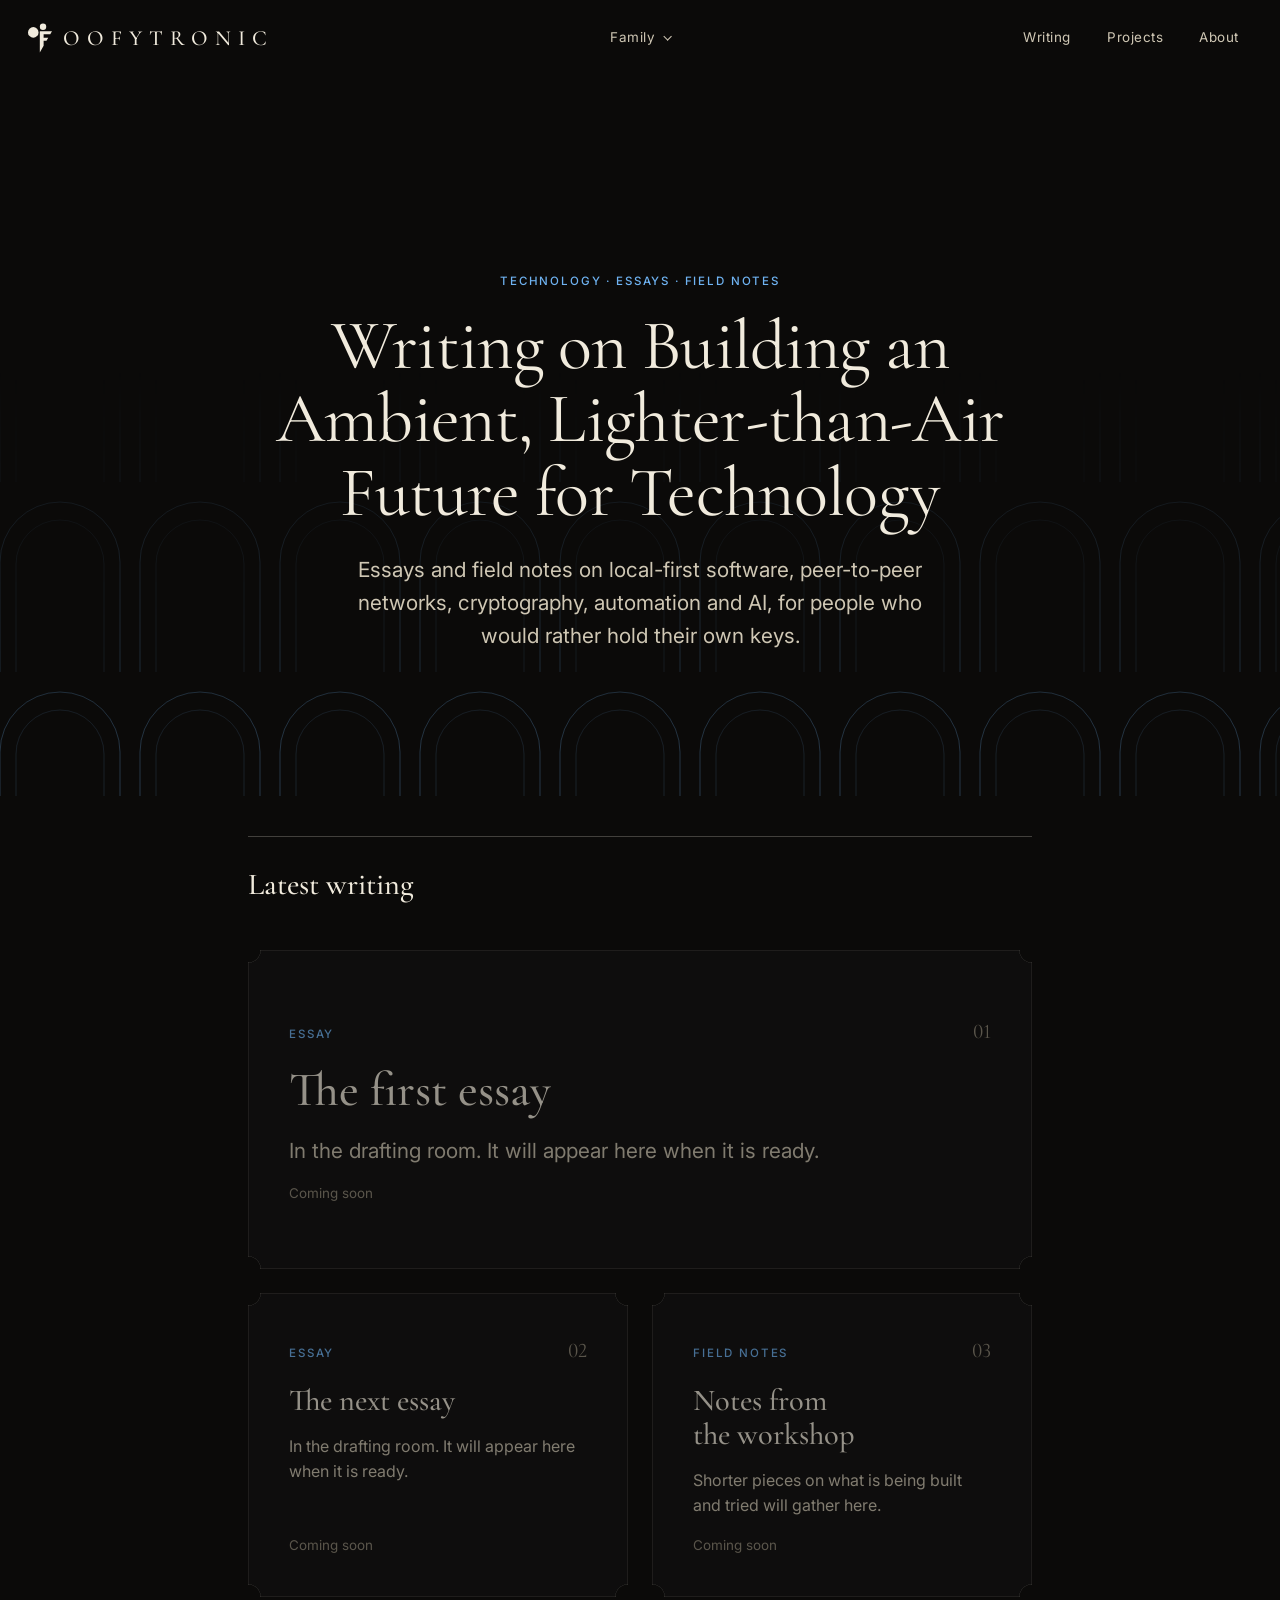
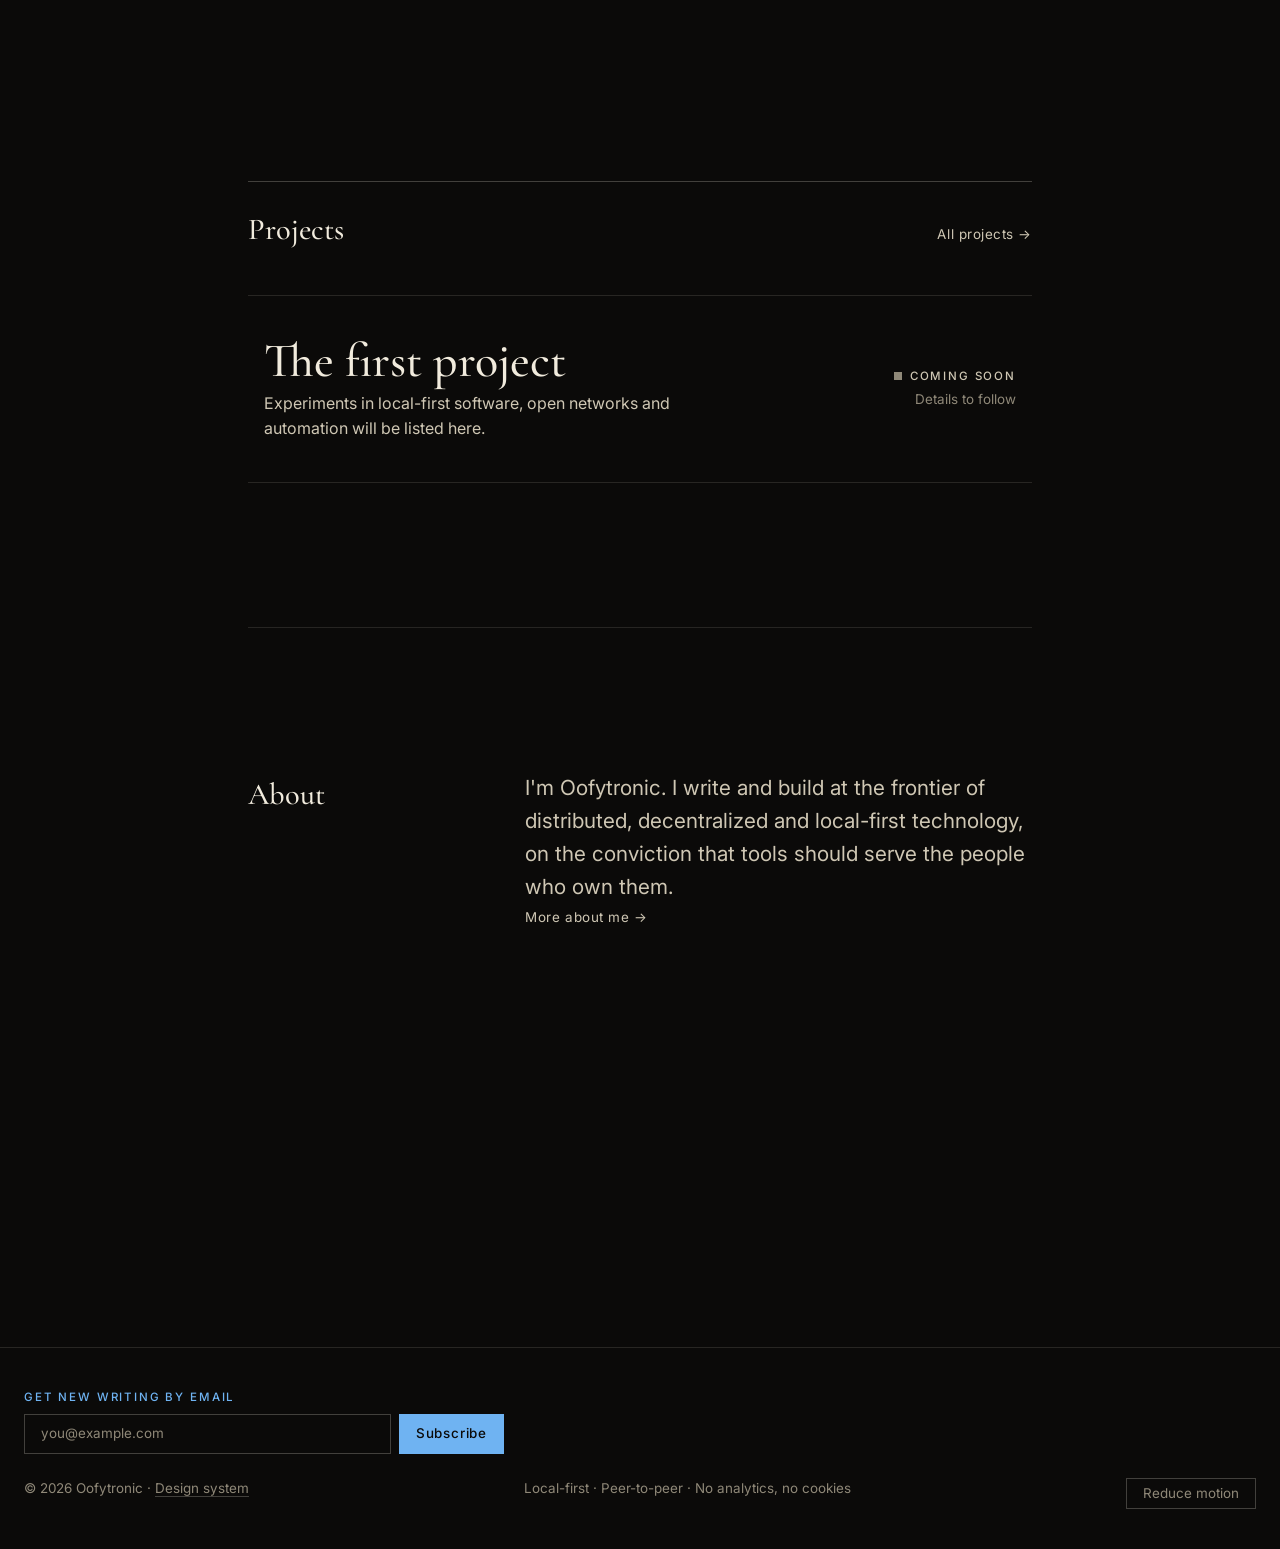
<file: index.html>
<!doctype html>
<html lang="en">
<head>
  <meta charset="utf-8">
  <meta name="viewport" content="width=device-width, initial-scale=1">
  <title>Oofytronic · Writing on Building an Ambient, Lighter-than-Air Future for Technology</title>
  <meta name="description" content="Writing on Building an Ambient, Lighter-than-Air Future for Technology. Essays and field notes on local-first, peer-to-peer, decentralized, AI and automation technology by Oofytronic.">
  <meta name="theme-color" content="#0b0a09">
  <link rel="icon" href="favicon.ico?v=2" sizes="48x48">
  <link rel="icon" type="image/svg+xml" href="assets/favicon.svg?v=2">
  <link rel="apple-touch-icon" href="assets/apple-touch-icon.png">
  <link rel="preconnect" href="https://fonts.googleapis.com">
  <link rel="preconnect" href="https://fonts.gstatic.com" crossorigin>
  <link rel="stylesheet" href="css/style.css">
  <script>/* motion early: choose the layout before first paint so islands never flash */try{var m=localStorage.getItem("oofytronic:motion")}catch(e){}document.documentElement.dataset.motion=m||(matchMedia("(prefers-reduced-motion: reduce)").matches?"reduced":"full")</script>
  <script src="js/main.js" defer></script>
</head>
<body>

<a class="skip-link" href="#main">Skip to content</a>
<header class="site-header">
  <div class="wrap">
    <a class="wordmark" href="./" data-island="wordmark" data-zone="top-left" data-trigger="scrolled" aria-label="Oofytronic, home"><img class="wordmark__mark" src="assets/oof-icon.svg" alt="" width="1000" height="1000"><span class="wordmark__rest"><span><span class="wordmark__text">oofytronic</span></span></span></a>
    <details class="family" data-island="family" data-zone="top-center" data-trigger="scrolled">
      <summary class="family__summary"><span>Family</span><span class="family__chevron" aria-hidden="true"></span></summary>
      <div class="family__panel">
        <p class="family__title">The Feathermode family</p>
        <ul class="family__list">
        <li><a class="family__item" href="https://feathermode.com" target="_blank" rel="noopener"><span class="family__name">Feathermode</span><span class="family__meta">Parent</span></a></li>
        <li><span class="family__item family__item--soon"><span class="family__name">Aerodash</span><span class="family__meta">Everything app · Soon</span></span></li>
        <li><span class="family__item family__item--soon"><span class="family__name">Gondola</span><span class="family__meta">Distribution · Soon</span></span></li>
        <li><a class="family__item" href="./" aria-current="true"><span class="family__name">Oofytronic</span><span class="family__meta">Blog · You are here</span></a></li>
        <li><span class="family__item family__item--soon"><span class="family__name">Nimbus Nectar</span><span class="family__meta">Publication · Soon</span></span></li>
        </ul>
      </div>
    </details>
    <nav class="island" aria-label="Primary" data-island="nav" data-zone="top-right" data-trigger="scrolled">
      <div class="island__context" aria-hidden="true"><span></span></div>
      <ul>
        <li><a href="./#writing" data-section="writing">Writing</a></li>
        <li><a href="projects/" data-section="projects">Projects</a></li>
        <li><a href="about/" data-section="about">About</a></li>
      </ul>
    </nav>
  </div>
</header>
<main id="main">
<section class="hero" aria-labelledby="hero-h">
  <svg class="hero__arcade" aria-hidden="true" focusable="false" preserveAspectRatio="xMidYMax slice">
    <defs><pattern id="arches" width="140" height="190" patternUnits="userSpaceOnUse" x="-10"><path d="M10 190V80a60 60 0 0 1 120 0v110" fill="none" stroke="#6fb3f2" stroke-opacity=".28" stroke-width="1"/><path d="M26 190V82a44 44 0 0 1 88 0v108" fill="none" stroke="#6fb3f2" stroke-opacity=".14" stroke-width="1"/></pattern></defs>
    <rect width="100%" height="100%" fill="url(#arches)"/>
  </svg>
  <div class="wrap">
    <span class="eyebrow">Technology · Essays · Field notes</span>
    <h1 id="hero-h">Writing on Building an Ambient, Lighter&#8209;than&#8209;Air Future for Technology</h1>
    <p class="lede">Essays and field notes on local-first software, peer-to-peer networks, cryptography, automation and AI, for people who would rather hold their own keys.</p>
  </div>
</section>
<div class="wrap">
  <section id="writing" class="index" data-context="Latest writing" aria-labelledby="writing-h">
    <div class="index__head">
      <h2 id="writing-h">Latest writing</h2>
    </div>
    <ul class="card-grid">
    <li class="card-grid__featured">
      <article class="card card--placeholder">
        <div class="card__top">
          <ul class="card__tags" aria-label="Topics"><li>Essay</li></ul>
          <span class="card__index" aria-hidden="true">01</span>
        </div>
        <h3 class="card__title">The first essay</h3>
        <p class="card__excerpt">In the drafting room. It will appear here when it is ready.</p>
        <p class="card__meta"><span>Coming soon</span></p>
      </article>
    </li>
    <li>
      <article class="card card--placeholder">
        <div class="card__top">
          <ul class="card__tags" aria-label="Topics"><li>Essay</li></ul>
          <span class="card__index" aria-hidden="true">02</span>
        </div>
        <h3 class="card__title">The next essay</h3>
        <p class="card__excerpt">In the drafting room. It will appear here when it is ready.</p>
        <p class="card__meta"><span>Coming soon</span></p>
      </article>
    </li>
    <li>
      <article class="card card--placeholder">
        <div class="card__top">
          <ul class="card__tags" aria-label="Topics"><li>Field notes</li></ul>
          <span class="card__index" aria-hidden="true">03</span>
        </div>
        <h3 class="card__title">Notes from the workshop</h3>
        <p class="card__excerpt">Shorter pieces on what is being built and tried will gather here.</p>
        <p class="card__meta"><span>Coming soon</span></p>
      </article>
    </li>
    </ul>
  </section>
  <section id="projects" class="index" data-context="Projects" aria-labelledby="projects-h">
    <div class="index__head">
      <h2 id="projects-h">Projects</h2>
      <a class="more" href="projects/">All projects →</a>
    </div>
    <ul class="project-rows">
      <li>
        <article class="project-row project-row--static">
          <div class="project-row__main">
            <h3 class="project-row__name">The first project</h3>
            <p class="project-row__blurb">Experiments in local-first software, open networks and automation will be listed here.</p>
          </div>
          <p class="project-row__meta"><span class="status" data-status="concept">Coming soon</span><span>Details to follow</span></p>
        </article>
      </li>
    </ul>
  </section>
  <section id="about" class="about" data-context="The author" aria-labelledby="about-h">
    <h2 id="about-h">About</h2>
    <div>
      <p>I'm Oofytronic. I write and build at the frontier of distributed, decentralized and local-first technology, on the conviction that tools should serve the people who own them.</p>
      <a class="more" href="about/">More about me →</a>
    </div>
  </section>
</div>
</main>
<footer class="site-footer">
  <div class="wrap">
    <form class="subscribe subscribe--footer" action="mailto:hello@feathermode.com?subject=Subscribe%20to%20Oofytronic" method="post" enctype="text/plain">
      <label class="subscribe__label" for="footer-email">Get new writing by email</label>
      <div class="subscribe__row">
        <input id="footer-email" name="email" type="email" required autocomplete="email" placeholder="you@example.com">
        <button type="submit">Subscribe</button>
      </div>
    </form>
    <p>© 2026 Oofytronic · <a href="design-system/">Design system</a></p>
    <p>Local-first · Peer-to-peer · No analytics, no cookies</p>
    <button type="button" class="motion-toggle" data-motion-toggle aria-pressed="false" hidden>Reduce motion</button>
  </div>
</footer>
</body>
</html>
</file>
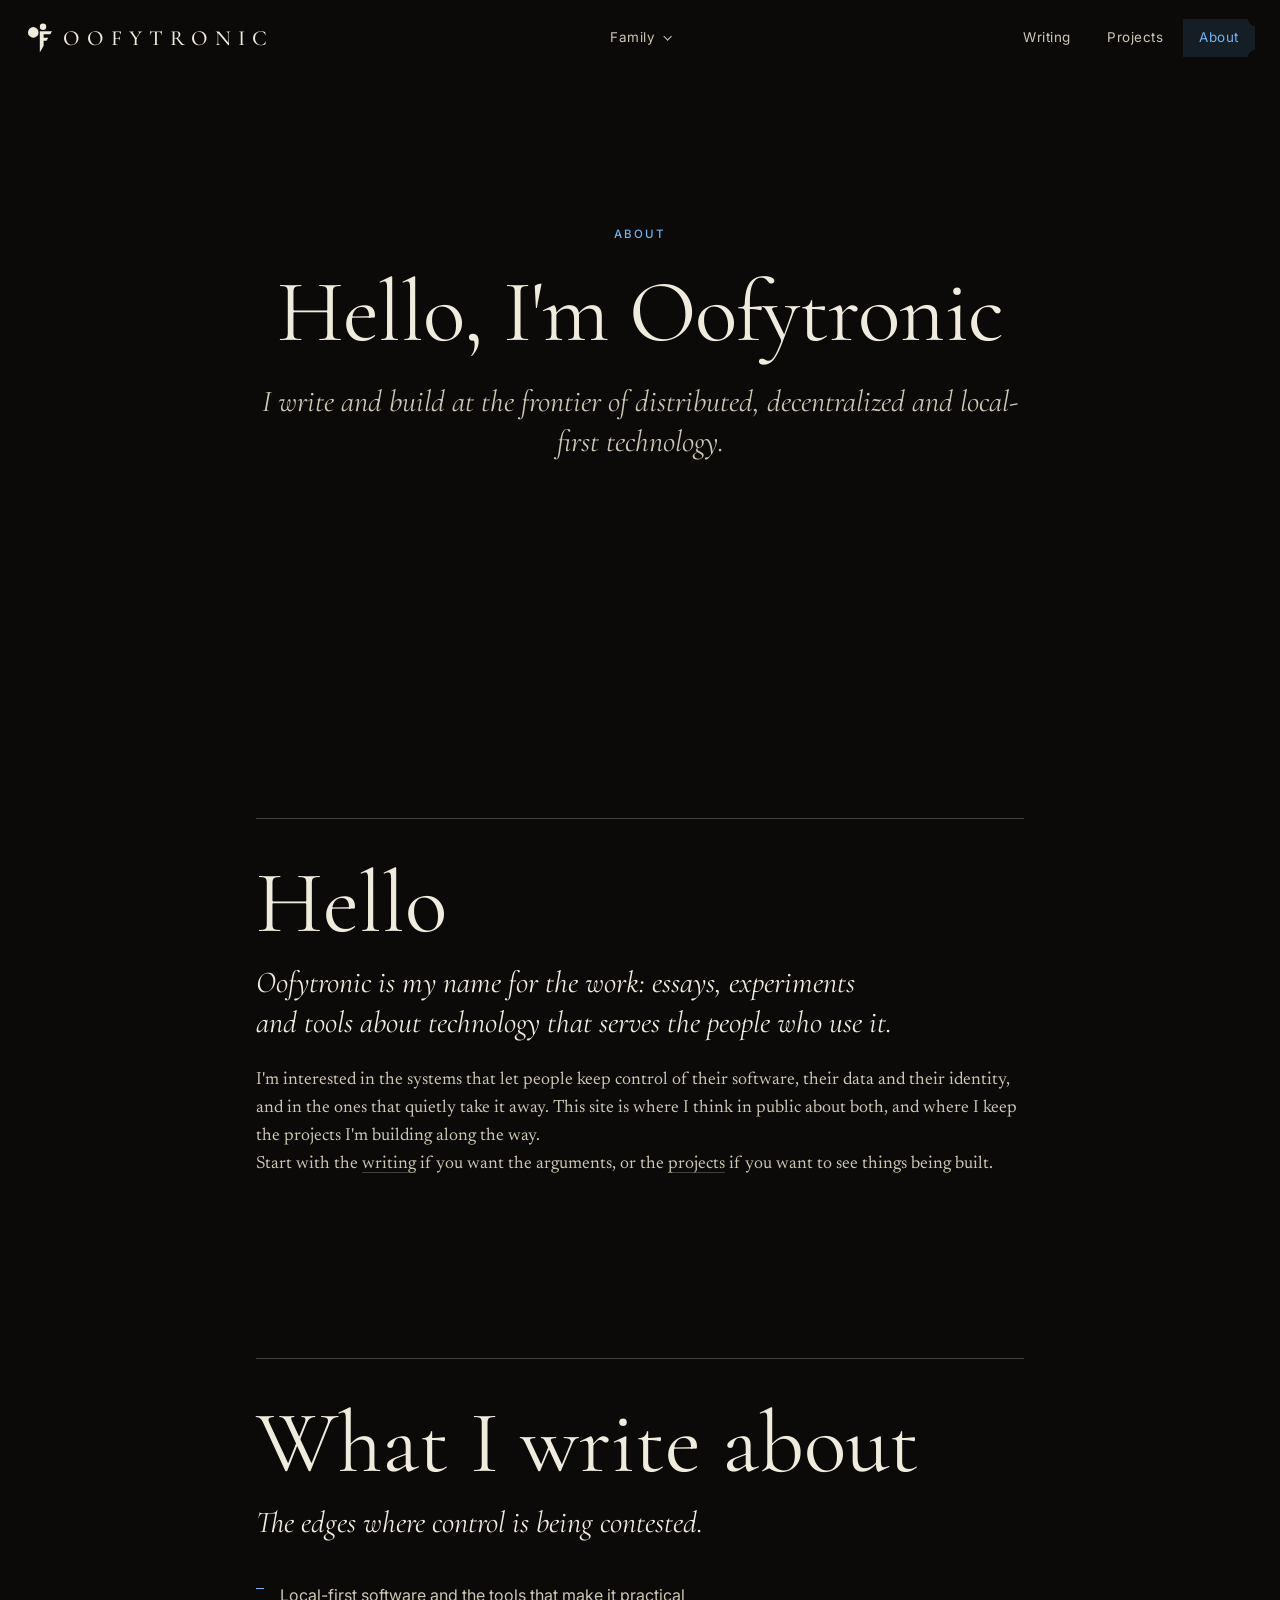
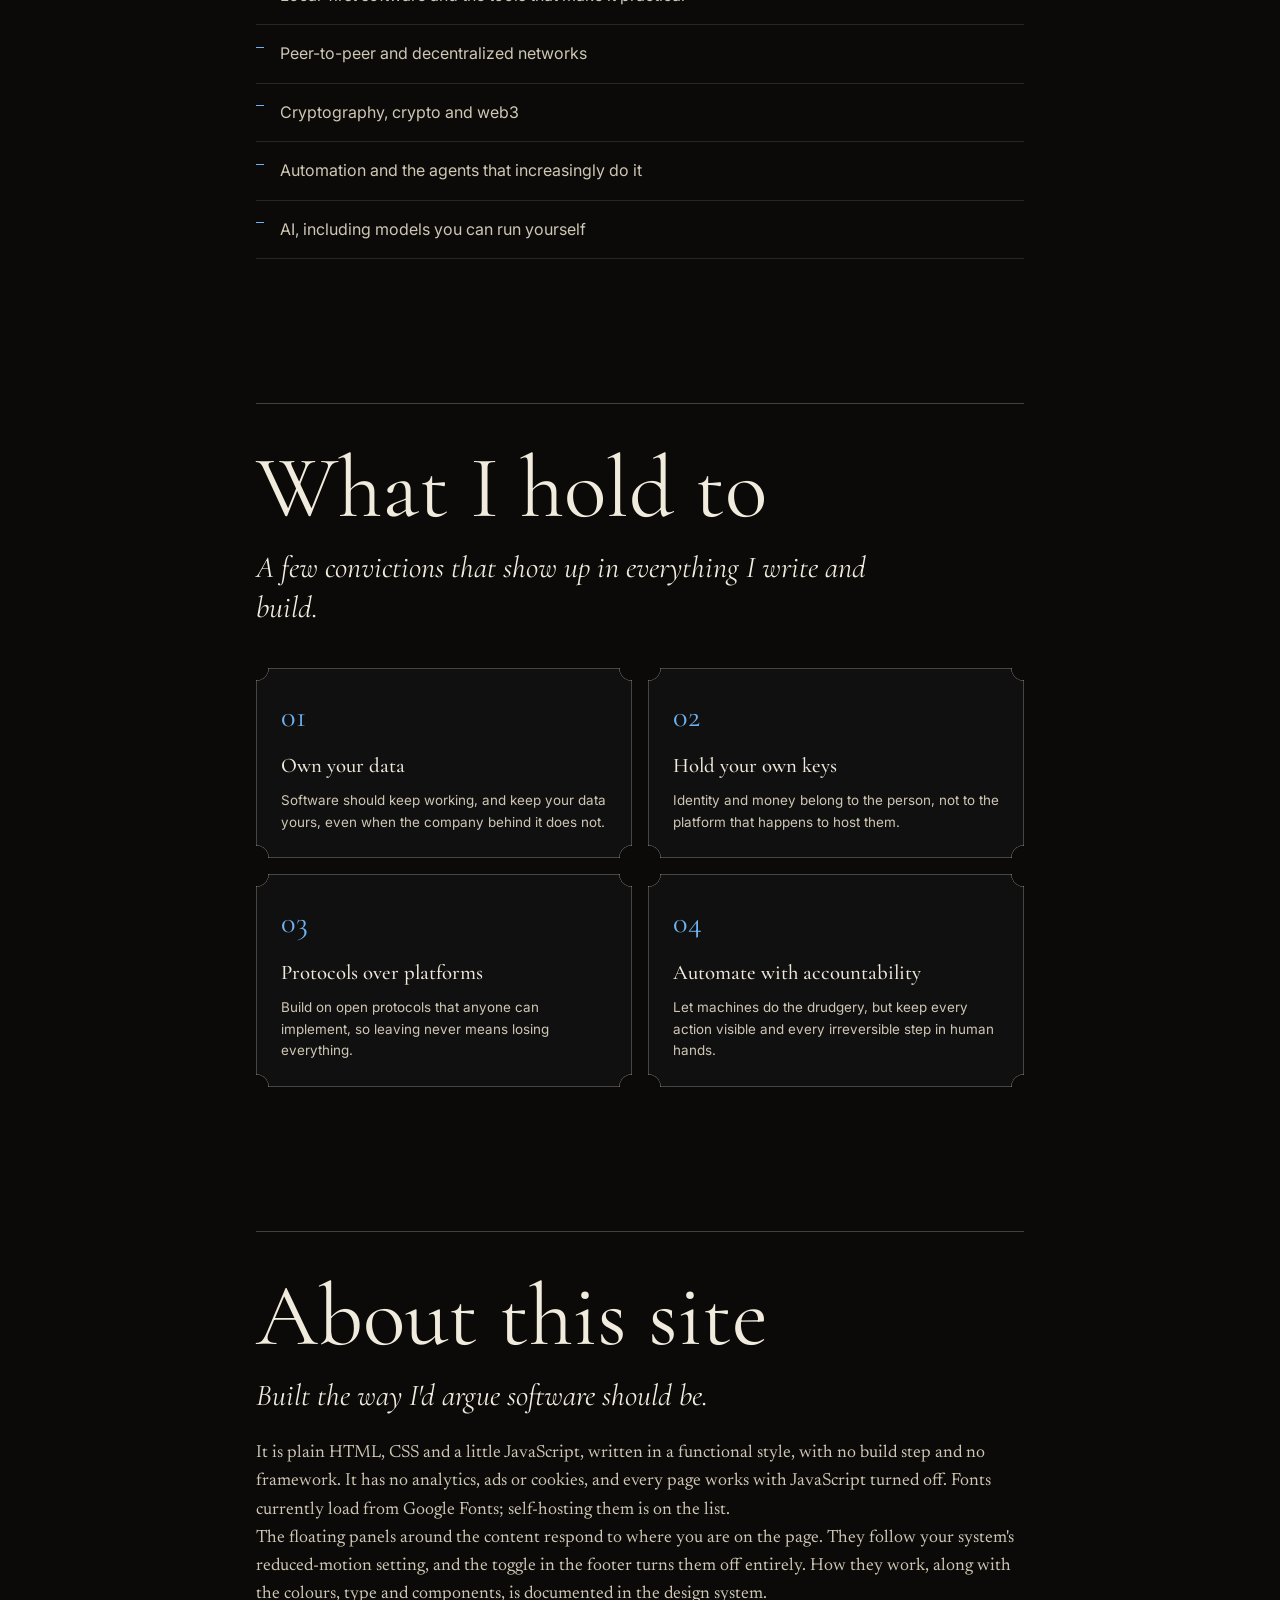
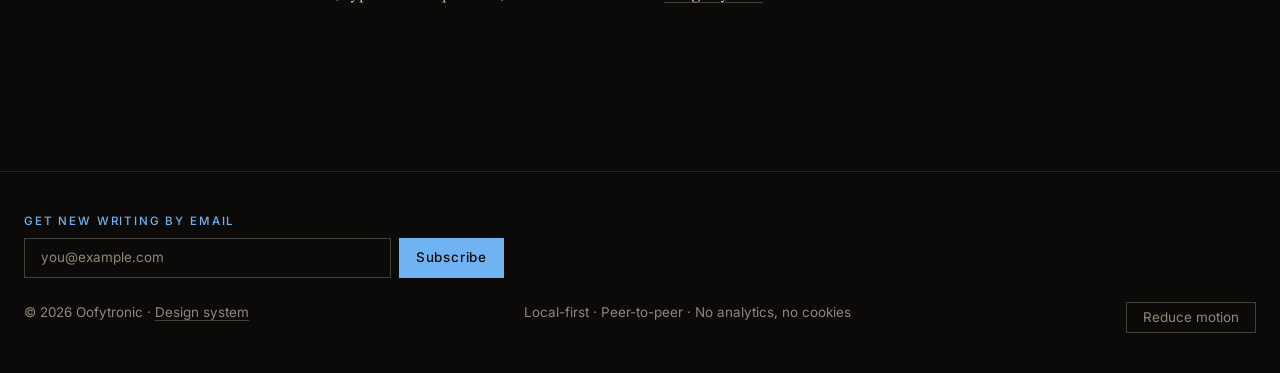
<file: about/index.html>
<!doctype html>
<html lang="en">
<head>
  <meta charset="utf-8">
  <meta name="viewport" content="width=device-width, initial-scale=1">
  <title>About · Oofytronic</title>
  <meta name="description" content="About Oofytronic: writing and building at the frontier of distributed, decentralized and local-first technology.">
  <meta name="theme-color" content="#0b0a09">
  <link rel="icon" href="../favicon.ico?v=2" sizes="48x48">
  <link rel="icon" type="image/svg+xml" href="../assets/favicon.svg?v=2">
  <link rel="apple-touch-icon" href="../assets/apple-touch-icon.png">
  <link rel="preconnect" href="https://fonts.googleapis.com">
  <link rel="preconnect" href="https://fonts.gstatic.com" crossorigin>
  <link rel="stylesheet" href="../css/style.css">
  <script>/* motion early: choose the layout before first paint so islands never flash */try{var m=localStorage.getItem("oofytronic:motion")}catch(e){}document.documentElement.dataset.motion=m||(matchMedia("(prefers-reduced-motion: reduce)").matches?"reduced":"full")</script>
  <script src="../js/main.js" defer></script>
</head>
<body>
<div class="progress" aria-hidden="true"></div>
<a class="skip-link" href="#main">Skip to content</a>
<header class="site-header">
  <div class="wrap">
    <a class="wordmark" href="../" data-island="wordmark" data-zone="top-left" data-trigger="scrolled" aria-label="Oofytronic, home"><img class="wordmark__mark" src="../assets/oof-icon.svg" alt="" width="1000" height="1000"><span class="wordmark__rest"><span><span class="wordmark__text">oofytronic</span></span></span></a>
    <details class="family" data-island="family" data-zone="top-center" data-trigger="scrolled">
      <summary class="family__summary"><span>Family</span><span class="family__chevron" aria-hidden="true"></span></summary>
      <div class="family__panel">
        <p class="family__title">The Feathermode family</p>
        <ul class="family__list">
        <li><a class="family__item" href="https://feathermode.com" target="_blank" rel="noopener"><span class="family__name">Feathermode</span><span class="family__meta">Parent</span></a></li>
        <li><span class="family__item family__item--soon"><span class="family__name">Aerodash</span><span class="family__meta">Everything app · Soon</span></span></li>
        <li><span class="family__item family__item--soon"><span class="family__name">Gondola</span><span class="family__meta">Distribution · Soon</span></span></li>
        <li><a class="family__item" href="../" aria-current="true"><span class="family__name">Oofytronic</span><span class="family__meta">Blog · You are here</span></a></li>
        <li><span class="family__item family__item--soon"><span class="family__name">Nimbus Nectar</span><span class="family__meta">Publication · Soon</span></span></li>
        </ul>
      </div>
    </details>
    <nav class="island" aria-label="Primary" data-island="nav" data-zone="top-right" data-trigger="scrolled">
      <div class="island__context" aria-hidden="true"><span></span></div>
      <ul>
        <li><a href="../#writing" data-section="writing">Writing</a></li>
        <li><a href="../projects/" data-section="projects">Projects</a></li>
        <li><a href="../about/" data-section="about" aria-current="page">About</a></li>
      </ul>
    </nav>
  </div>
</header>
<main id="main">
<div class="page doc">
  <header class="article__header">
    <span class="eyebrow">About</span>
    <h1 class="article__title">Hello, I'm Oofytronic</h1>
    <p class="article__dek">I write and build at the frontier of distributed, decentralized and local-first technology.</p>
  </header>
  <nav class="toc" aria-label="Contents" data-island="contents" data-zone="left" data-trigger="band" data-target="#about-body" data-dock="away">
    <p class="toc__title">On this page</p>
    <div class="toc__meter" aria-hidden="true"></div>
    <ol class="toc__list">
      <li><a href="#hello">Hello</a></li>
      <li><a href="#topics">What I write about</a></li>
      <li><a href="#beliefs">What I hold to</a></li>
      <li><a href="#site">About this site</a></li>
    </ol>
  </nav>
  <div id="about-body">
    <section class="doc__section" data-context="Hello" aria-labelledby="hello">
      <h2 id="hello">Hello</h2>
      <p class="doc__lede">Oofytronic is my name for the work: essays, experiments and tools about technology that serves the people who use it.</p>
      <p>I'm interested in the systems that let people keep control of their software, their data and their identity, and in the ones that quietly take it away. This site is where I think in public about both, and where I keep the projects I'm building along the way.</p>
      <p>Start with the <a href="../#writing">writing</a> if you want the arguments, or the <a href="../projects/">projects</a> if you want to see things being built.</p>
    </section>

    <section class="doc__section" data-context="Topics" aria-labelledby="topics">
      <h2 id="topics">What I write about</h2>
      <p class="doc__lede">The edges where control is being contested.</p>
      <ul class="rules">
        <li>Local-first software and the tools that make it practical</li>
        <li>Peer-to-peer and decentralized networks</li>
        <li>Cryptography, crypto and web3</li>
        <li>Automation and the agents that increasingly do it</li>
        <li>AI, including models you can run yourself</li>
      </ul>
    </section>

    <section class="doc__section" data-context="Principles" aria-labelledby="beliefs">
      <h2 id="beliefs">What I hold to</h2>
      <p class="doc__lede">A few convictions that show up in everything I write and build.</p>
      <ol class="principles">
        <li class="principle notched notched--lg"><span class="principle__n" aria-hidden="true">01</span><h3>Own your data</h3><p>Software should keep working, and keep your data yours, even when the company behind it does not.</p></li>
        <li class="principle notched notched--lg"><span class="principle__n" aria-hidden="true">02</span><h3>Hold your own keys</h3><p>Identity and money belong to the person, not to the platform that happens to host them.</p></li>
        <li class="principle notched notched--lg"><span class="principle__n" aria-hidden="true">03</span><h3>Protocols over platforms</h3><p>Build on open protocols that anyone can implement, so leaving never means losing everything.</p></li>
        <li class="principle notched notched--lg"><span class="principle__n" aria-hidden="true">04</span><h3>Automate with accountability</h3><p>Let machines do the drudgery, but keep every action visible and every irreversible step in human hands.</p></li>
      </ol>
    </section>

    <section class="doc__section" data-context="This site" aria-labelledby="site">
      <h2 id="site">About this site</h2>
      <p class="doc__lede">Built the way I'd argue software should be.</p>
      <p>It is plain HTML, CSS and a little JavaScript, written in a functional style, with no build step and no framework. It has no analytics, ads or cookies, and every page works with JavaScript turned off. Fonts currently load from Google Fonts; self-hosting them is on the list.</p>
      <p>The floating panels around the content respond to where you are on the page. They follow your system's reduced-motion setting, and the toggle in the footer turns them off entirely. How they work, along with the colours, type and components, is documented in the <a href="../design-system/">design system</a>.</p>
    </section>
  </div>
</div>
</main>
<footer class="site-footer">
  <div class="wrap">
    <form class="subscribe subscribe--footer" action="mailto:hello@feathermode.com?subject=Subscribe%20to%20Oofytronic" method="post" enctype="text/plain">
      <label class="subscribe__label" for="footer-email">Get new writing by email</label>
      <div class="subscribe__row">
        <input id="footer-email" name="email" type="email" required autocomplete="email" placeholder="you@example.com">
        <button type="submit">Subscribe</button>
      </div>
    </form>
    <p>© 2026 Oofytronic · <a href="../design-system/">Design system</a></p>
    <p>Local-first · Peer-to-peer · No analytics, no cookies</p>
    <button type="button" class="motion-toggle" data-motion-toggle aria-pressed="false" hidden>Reduce motion</button>
  </div>
</footer>
</body>
</html>
</file>
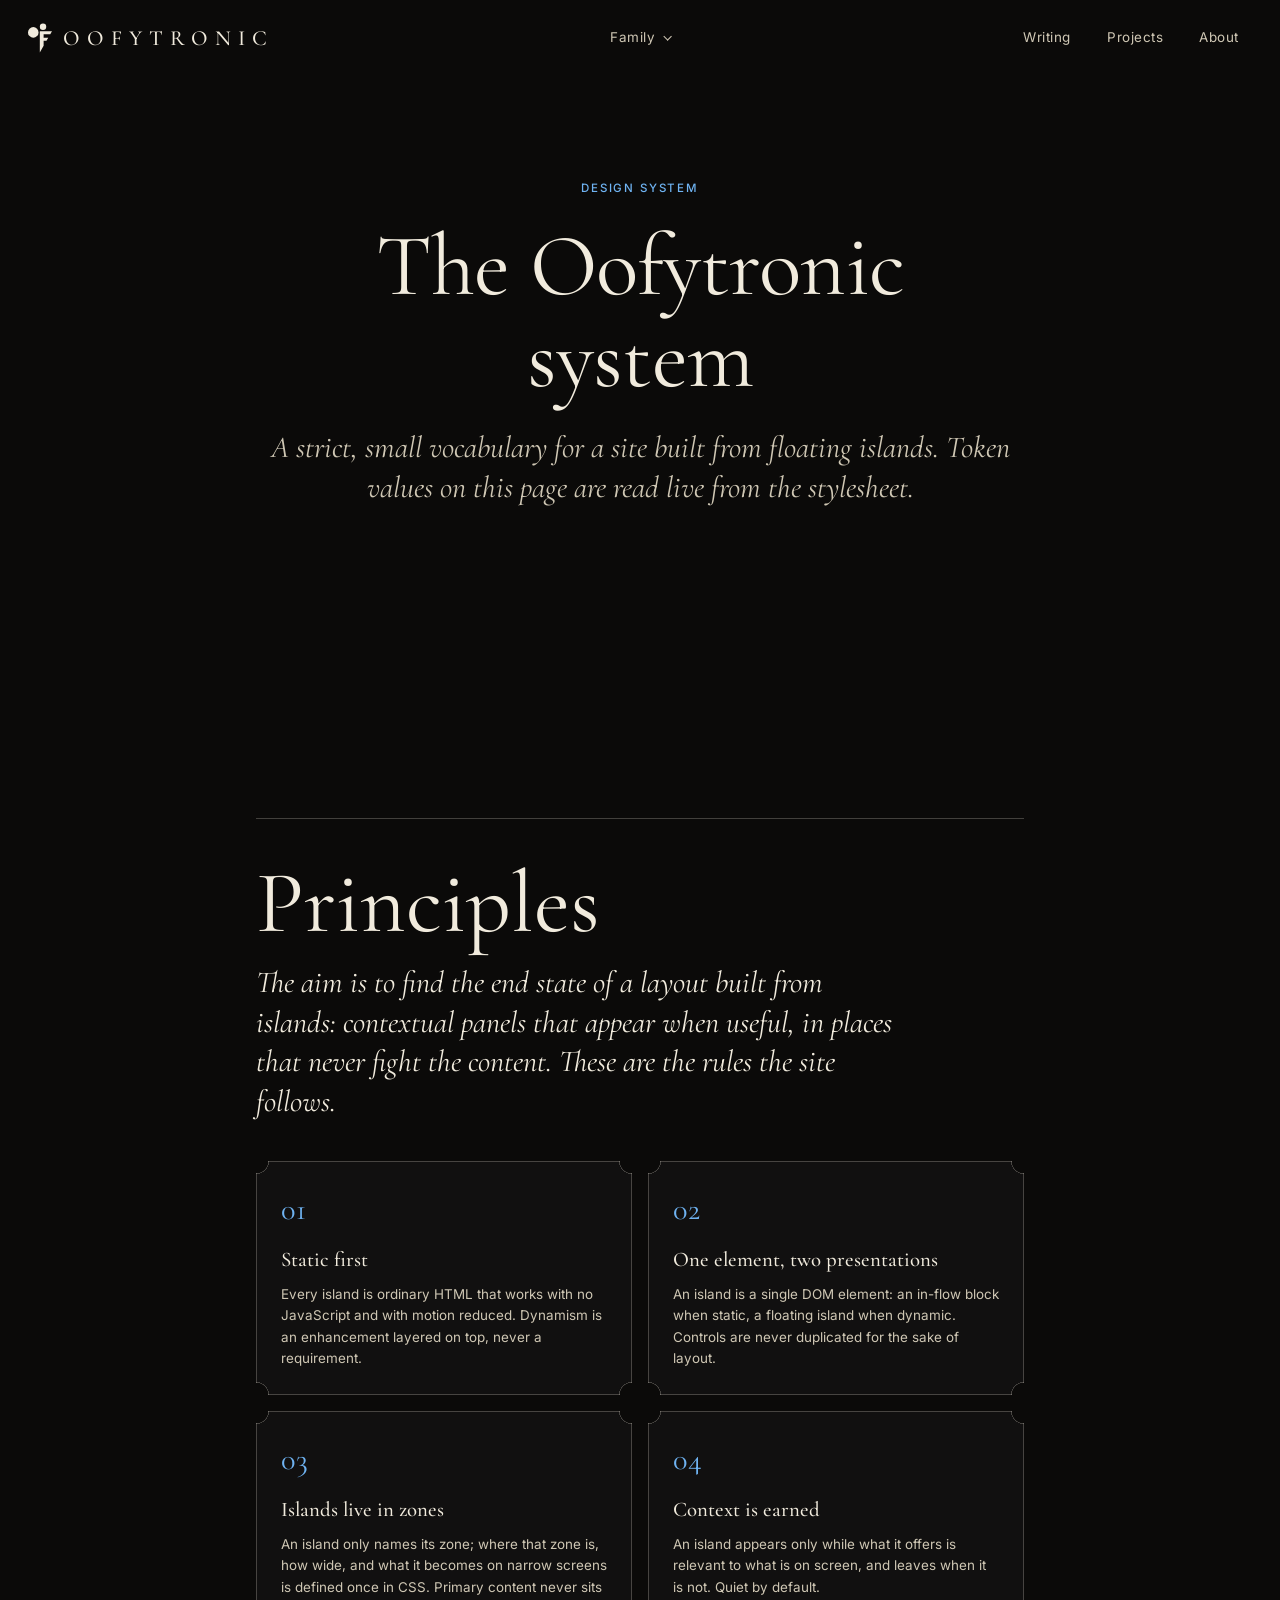
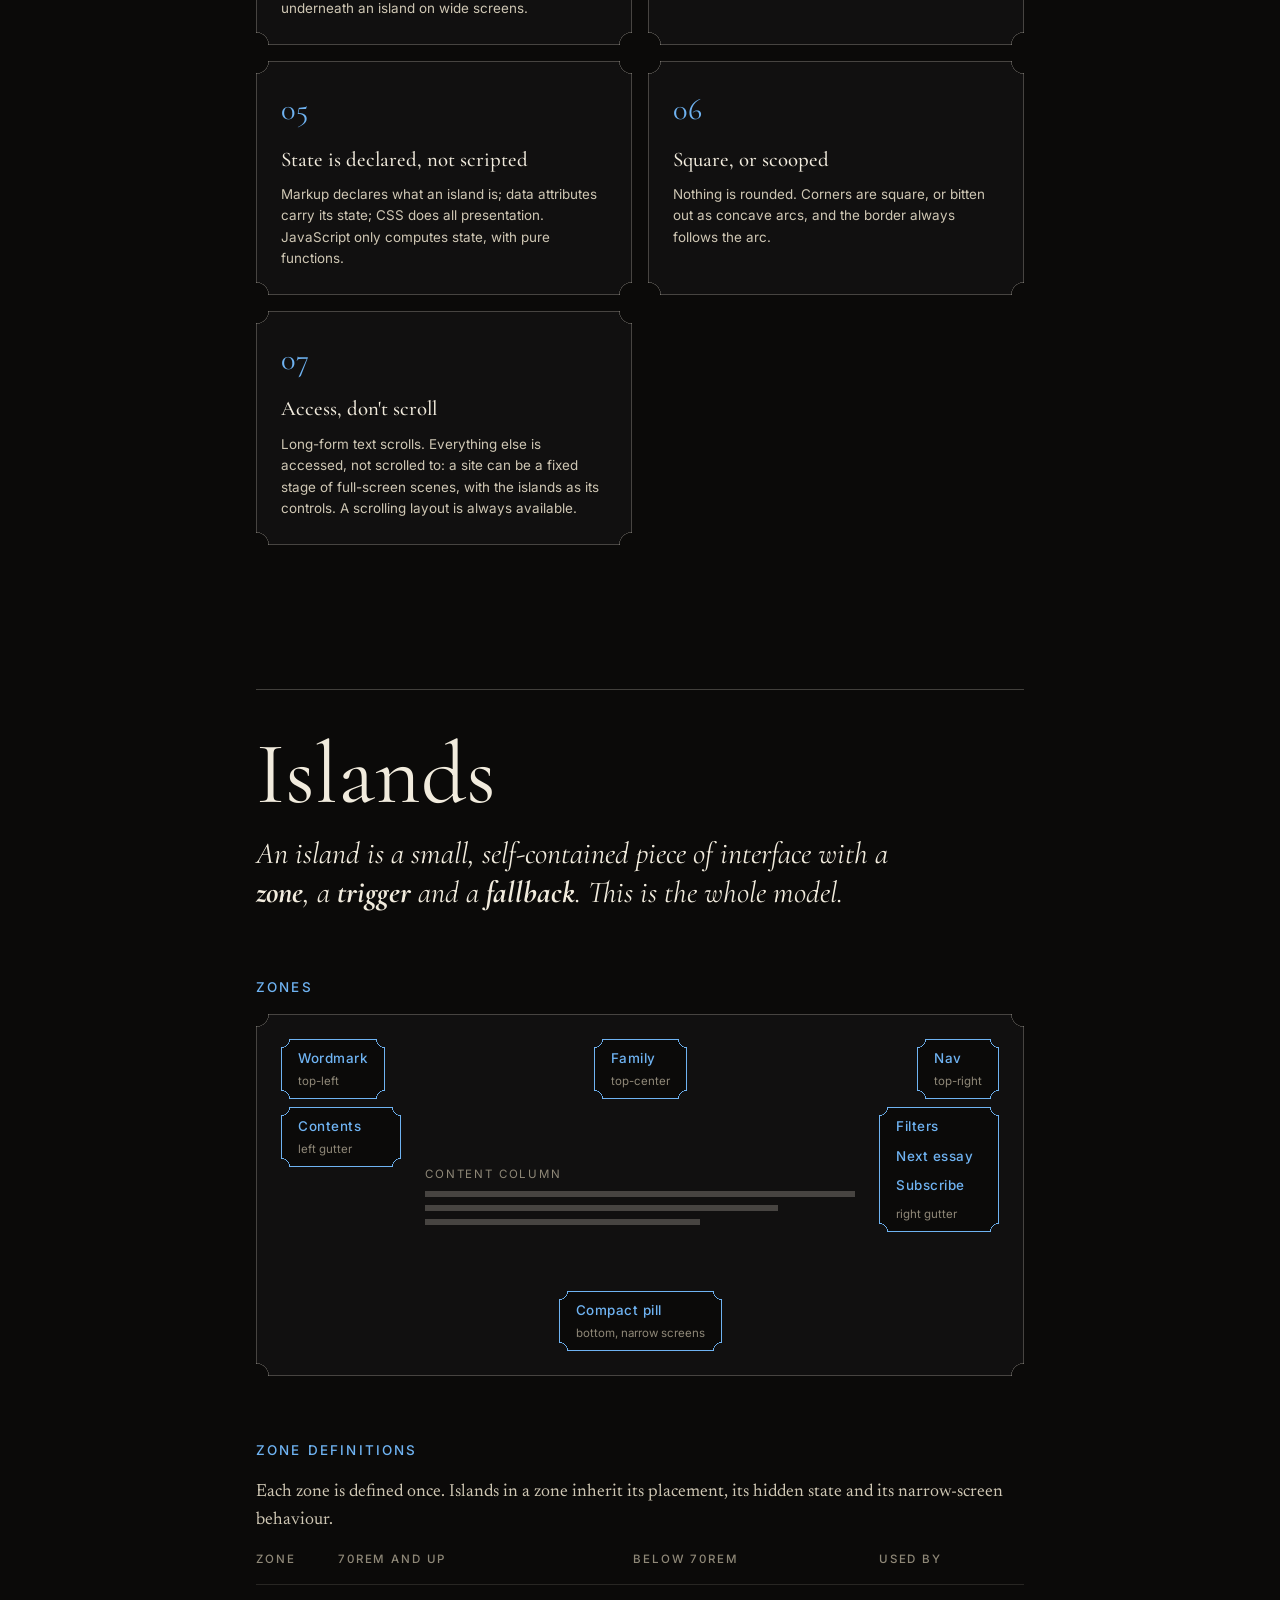
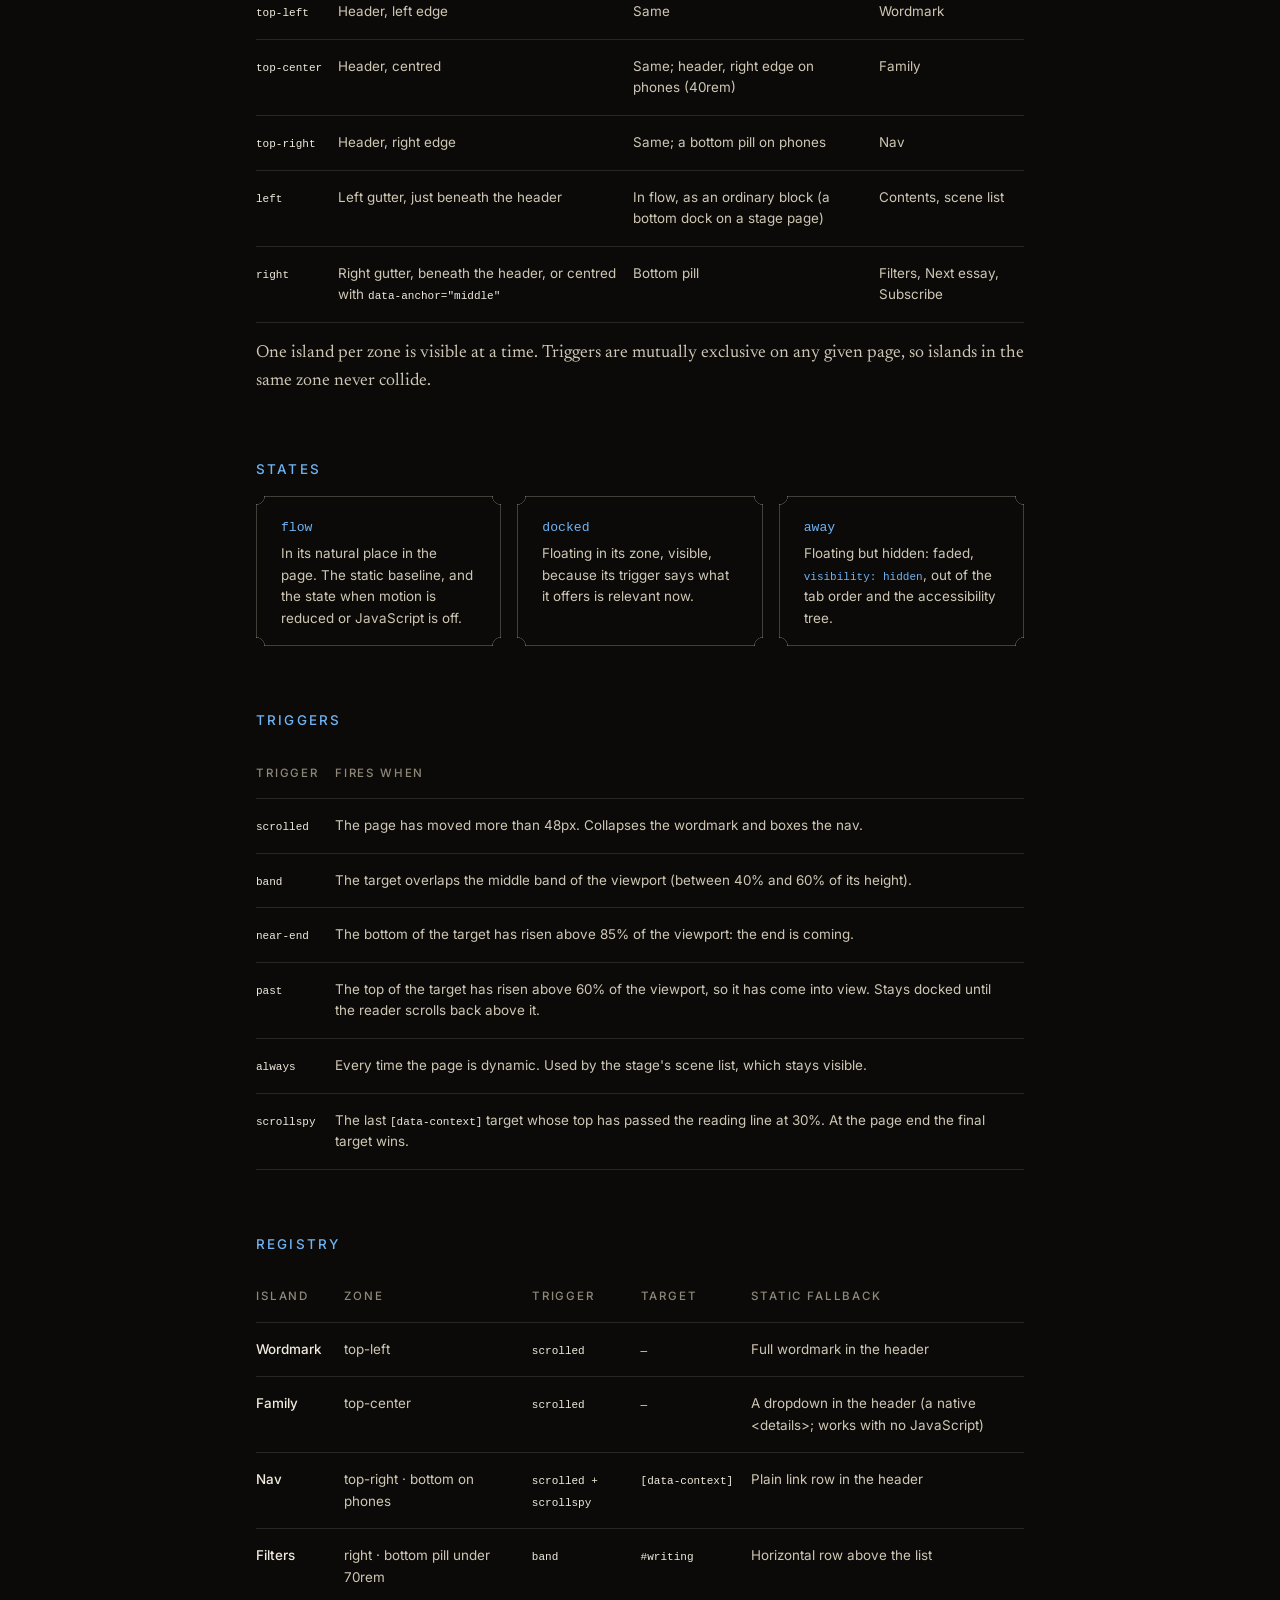
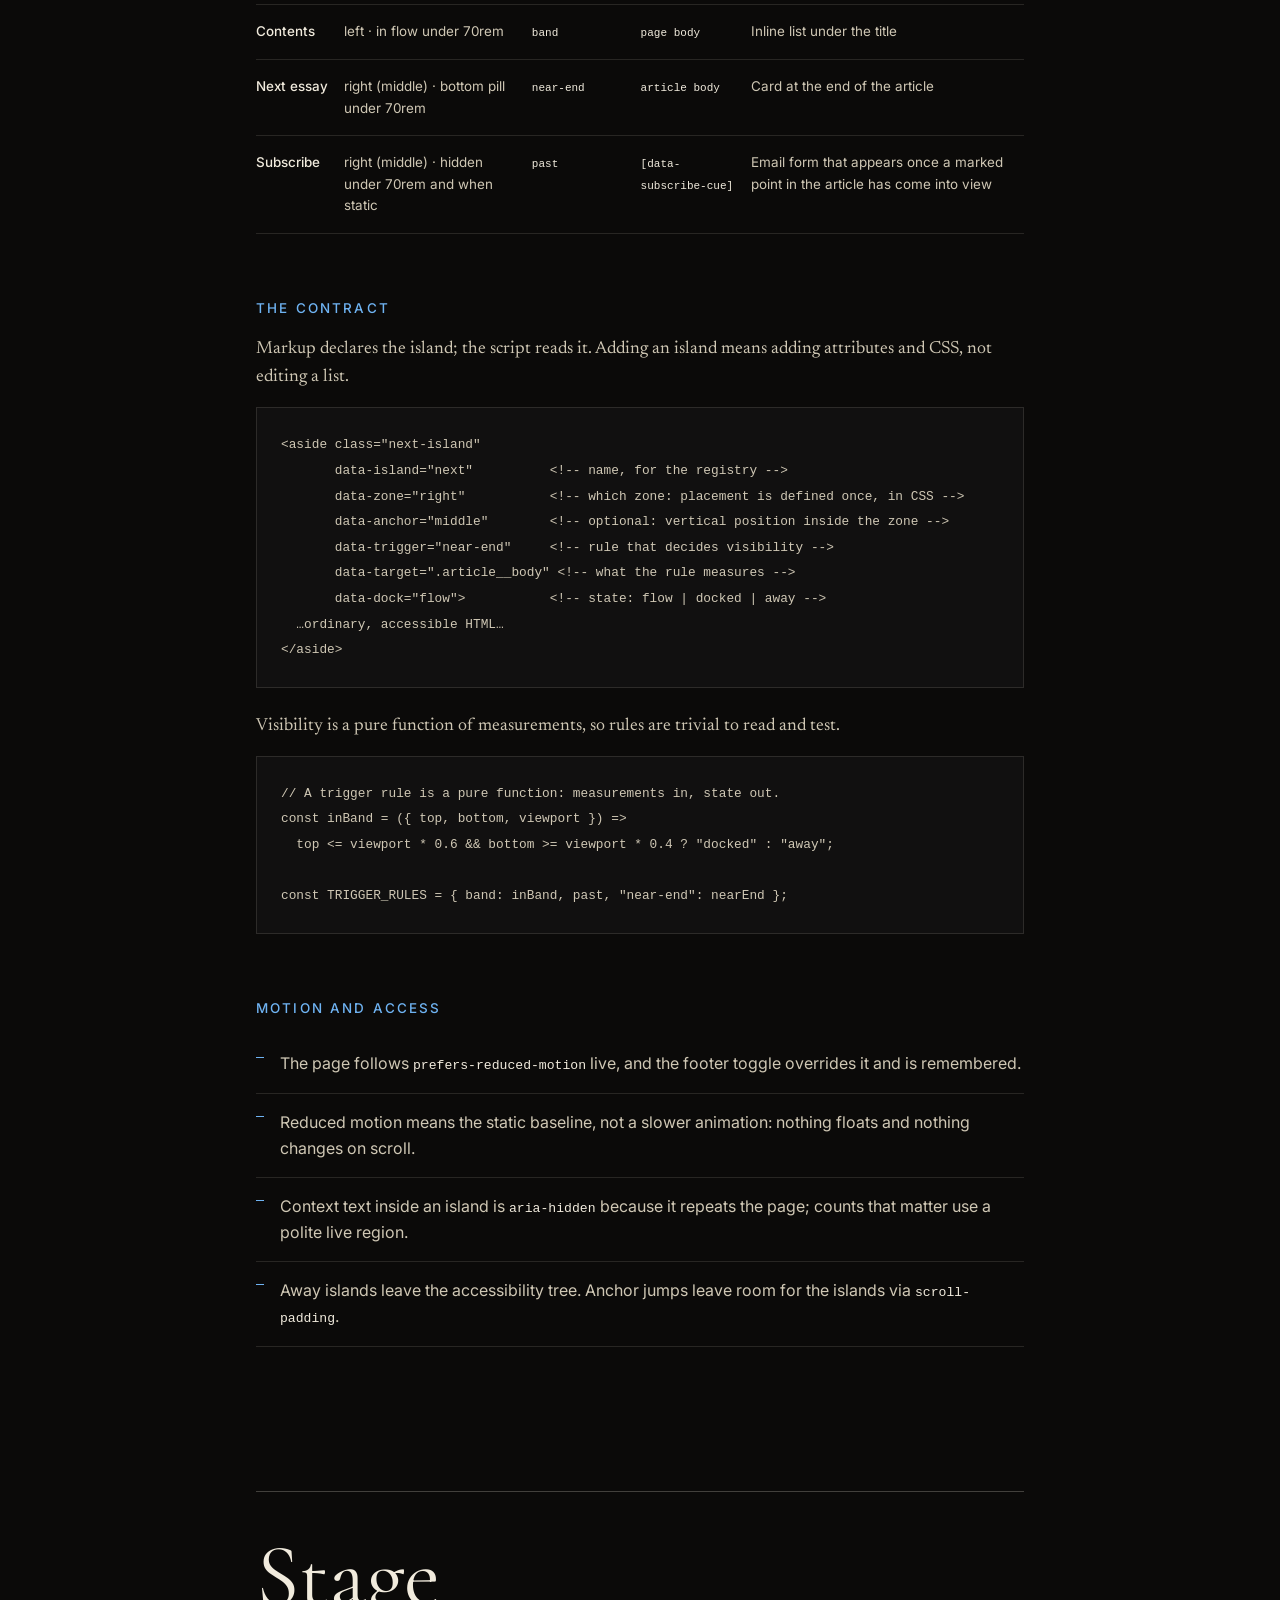
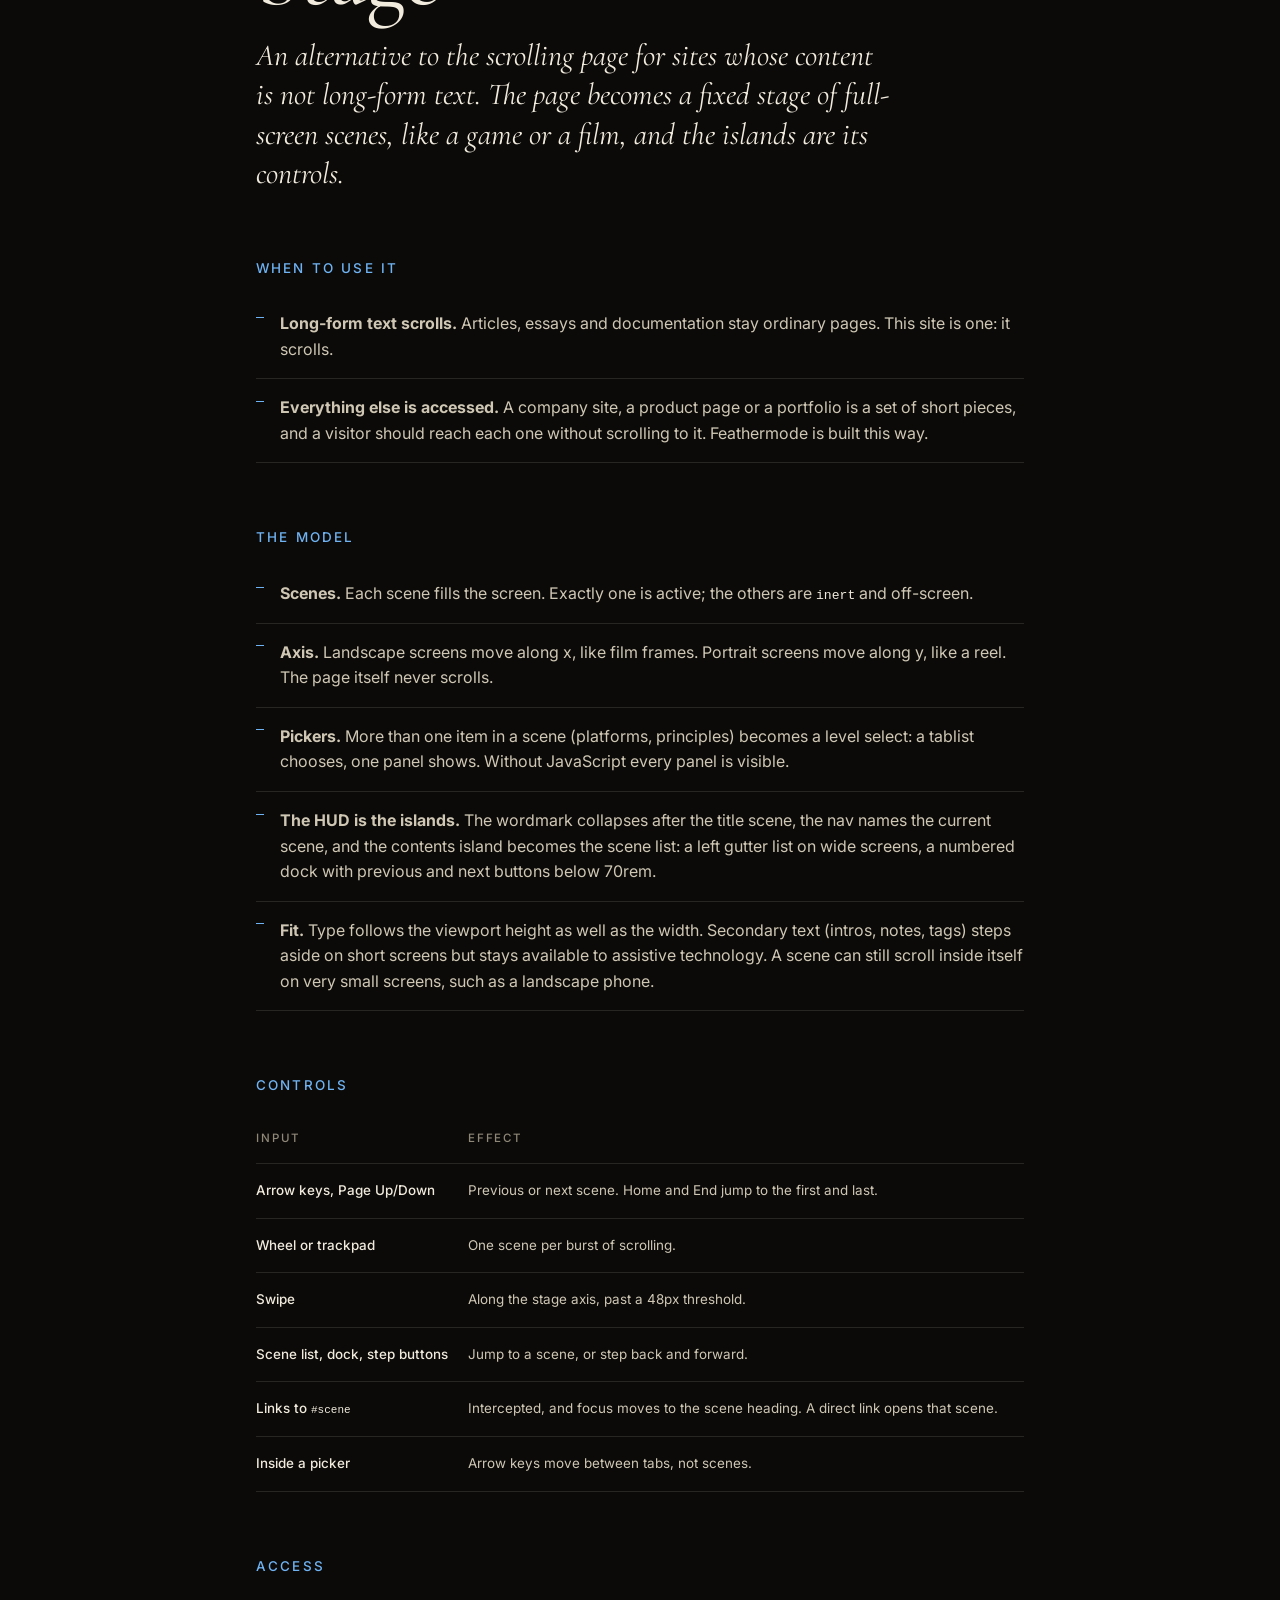
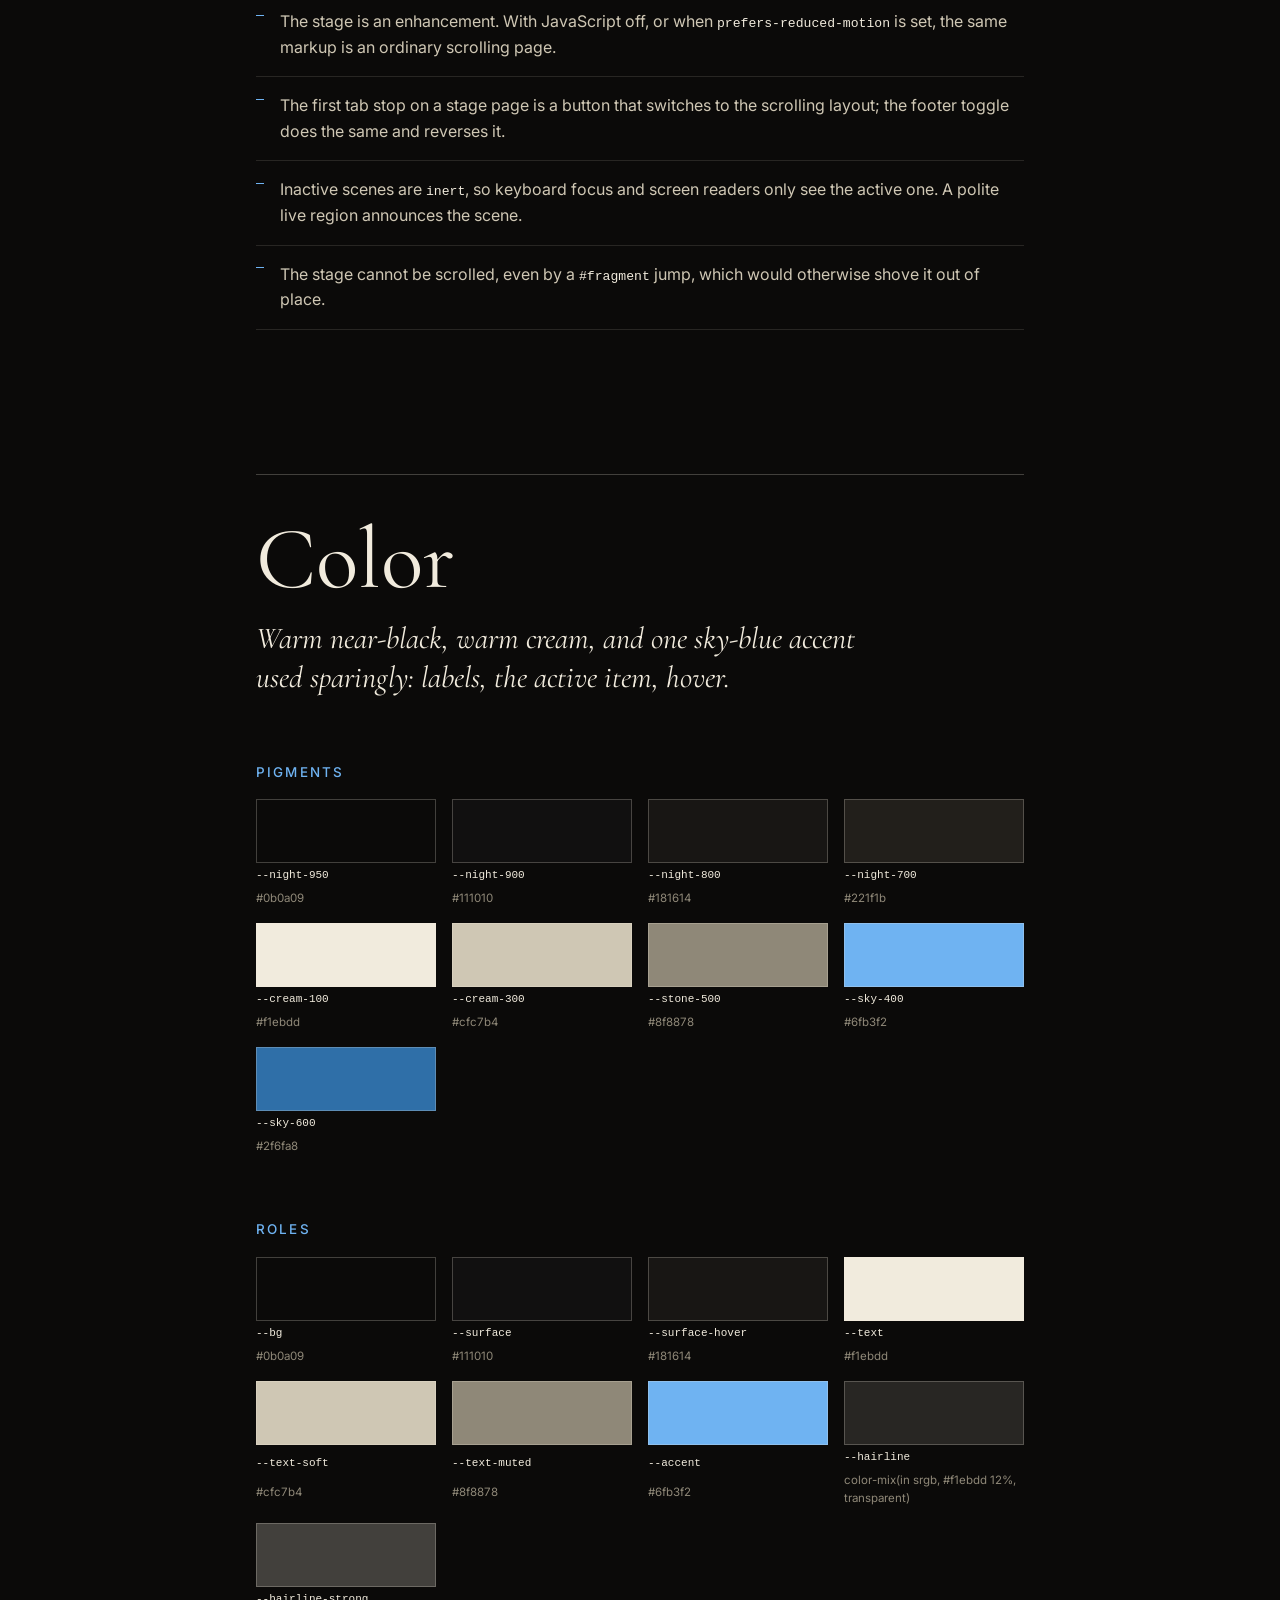
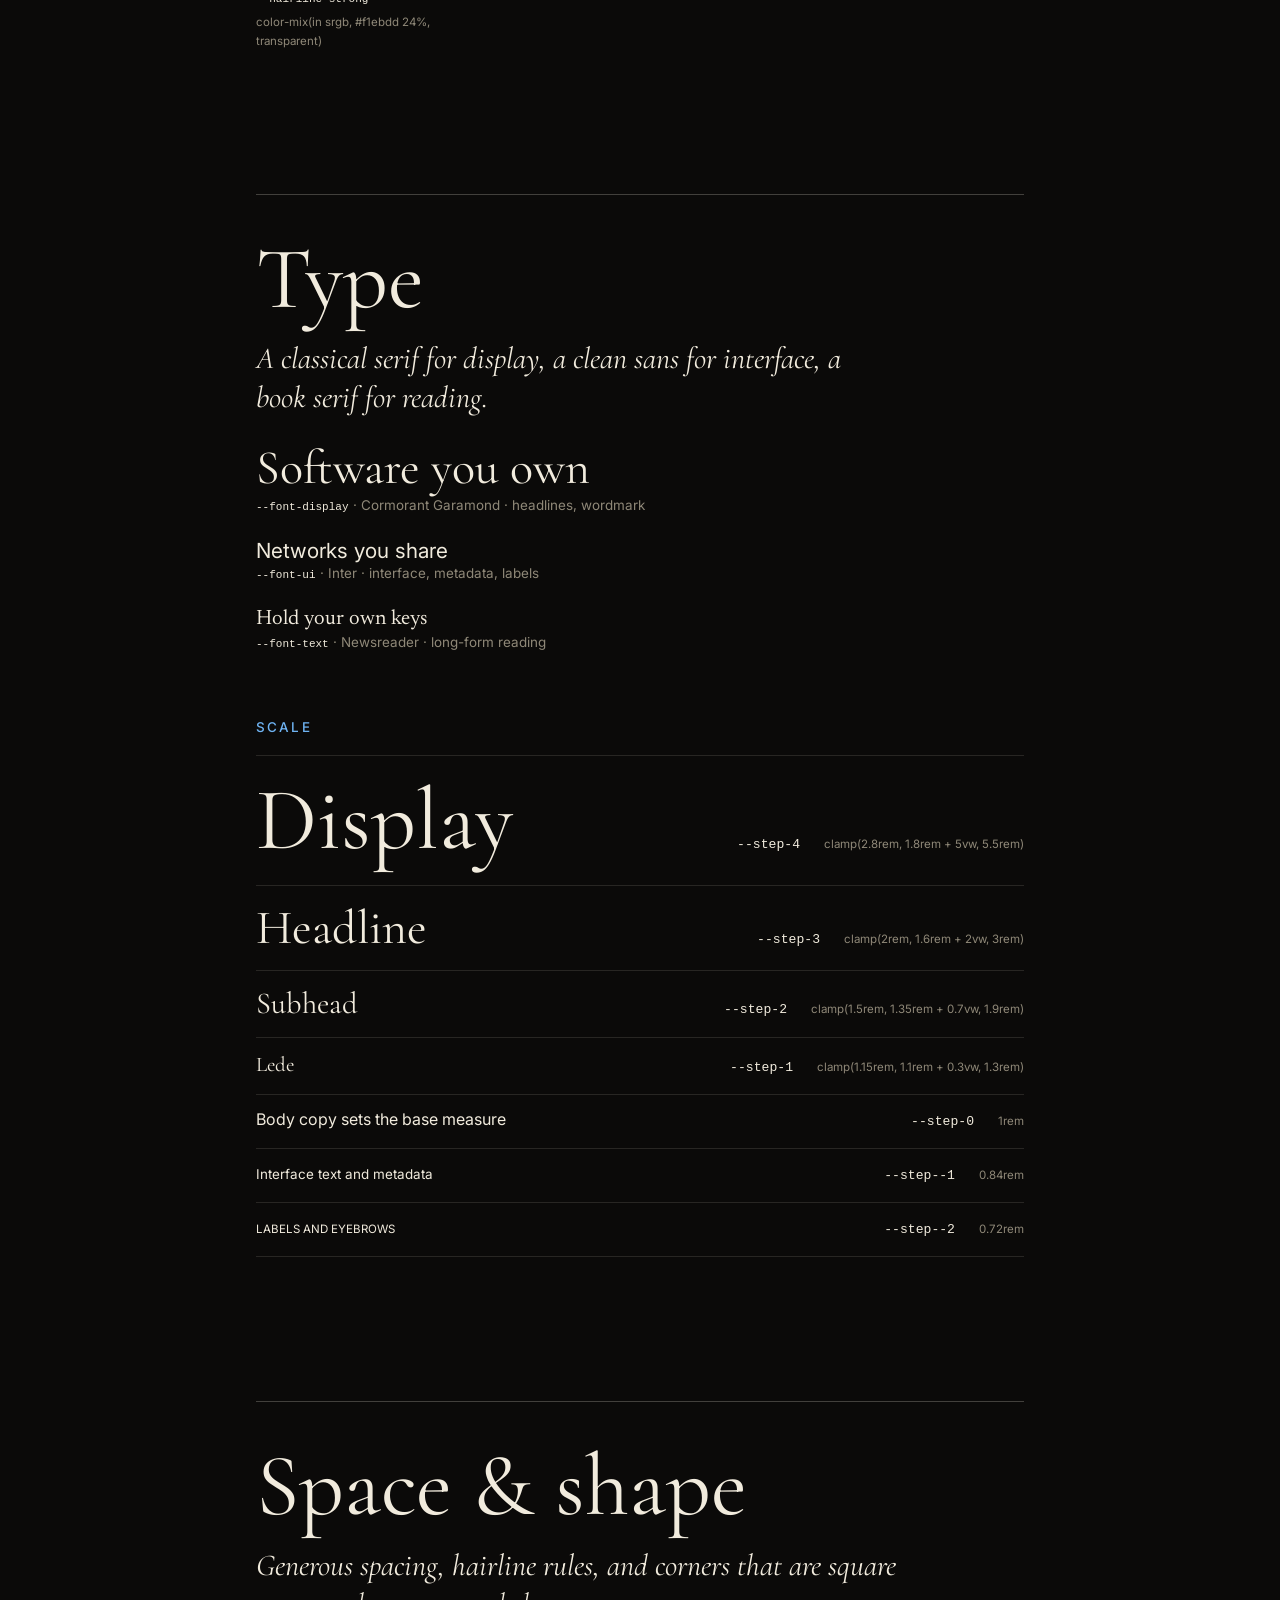
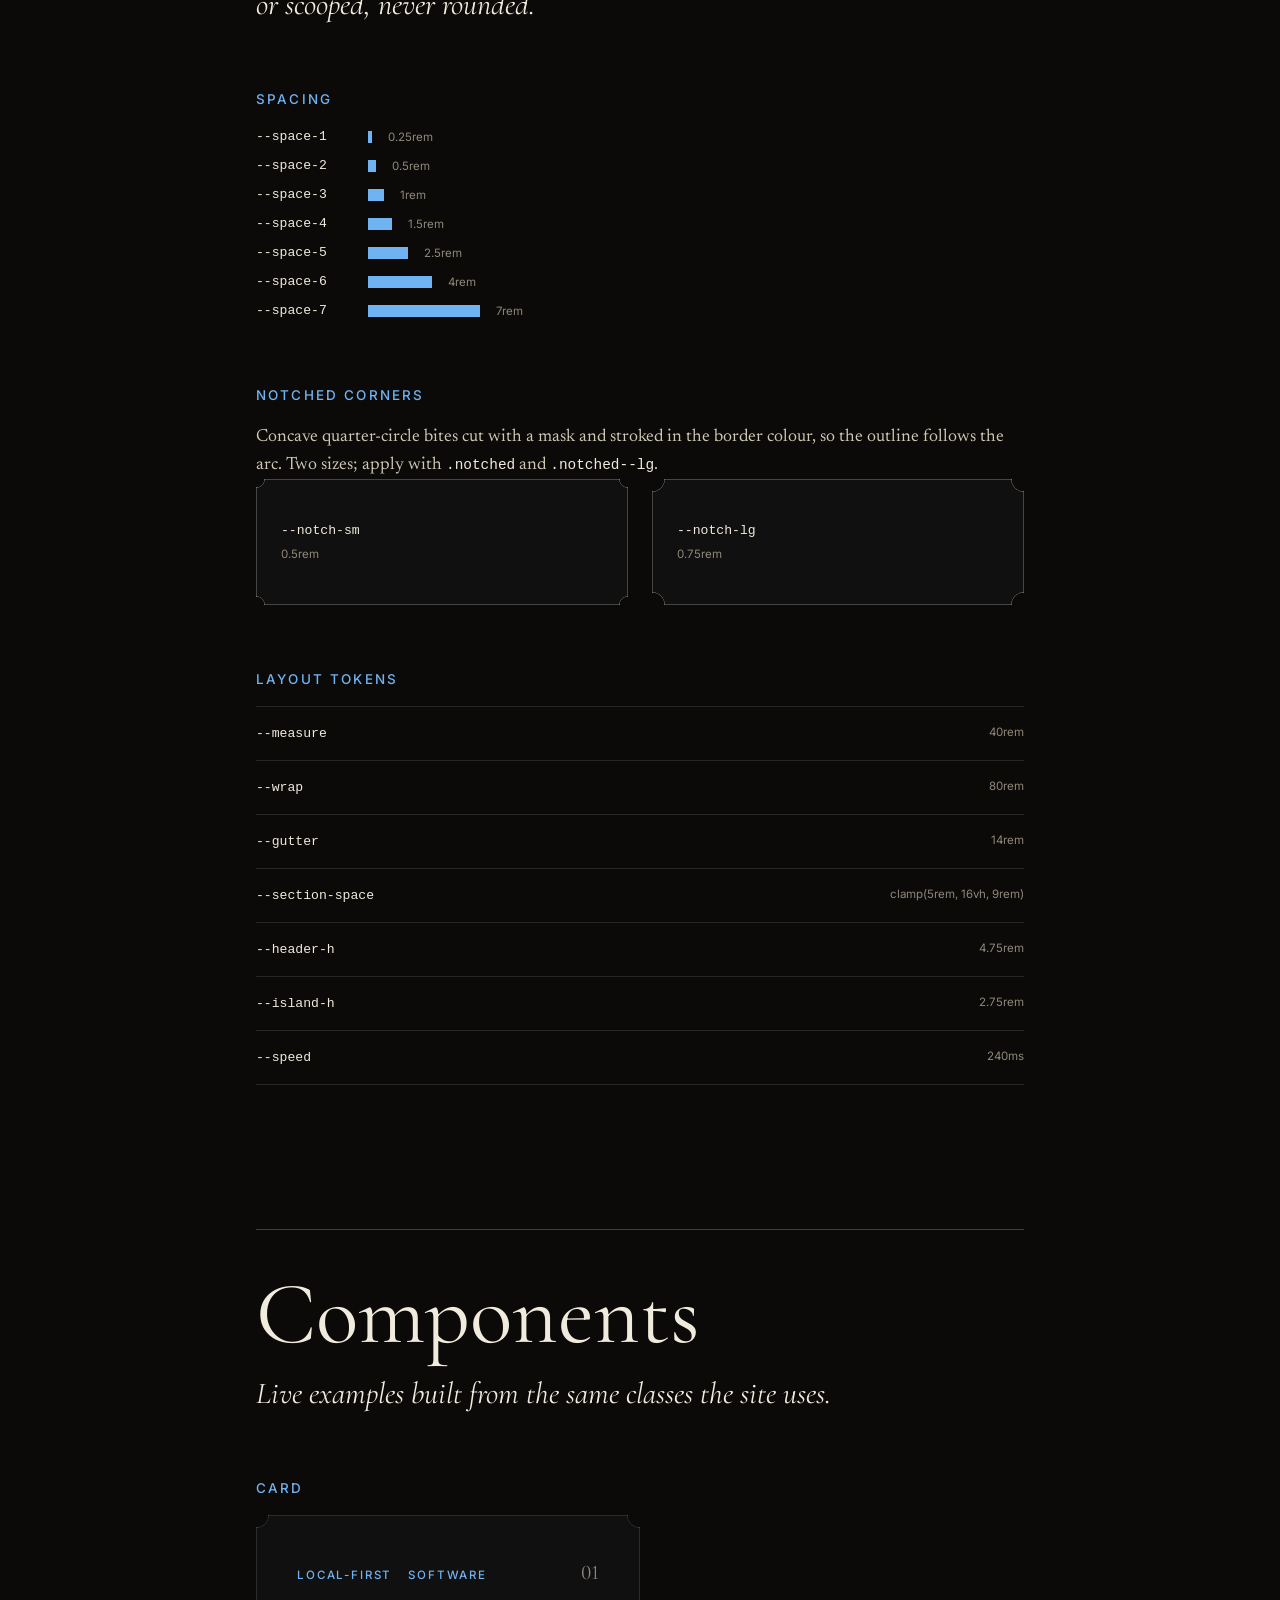
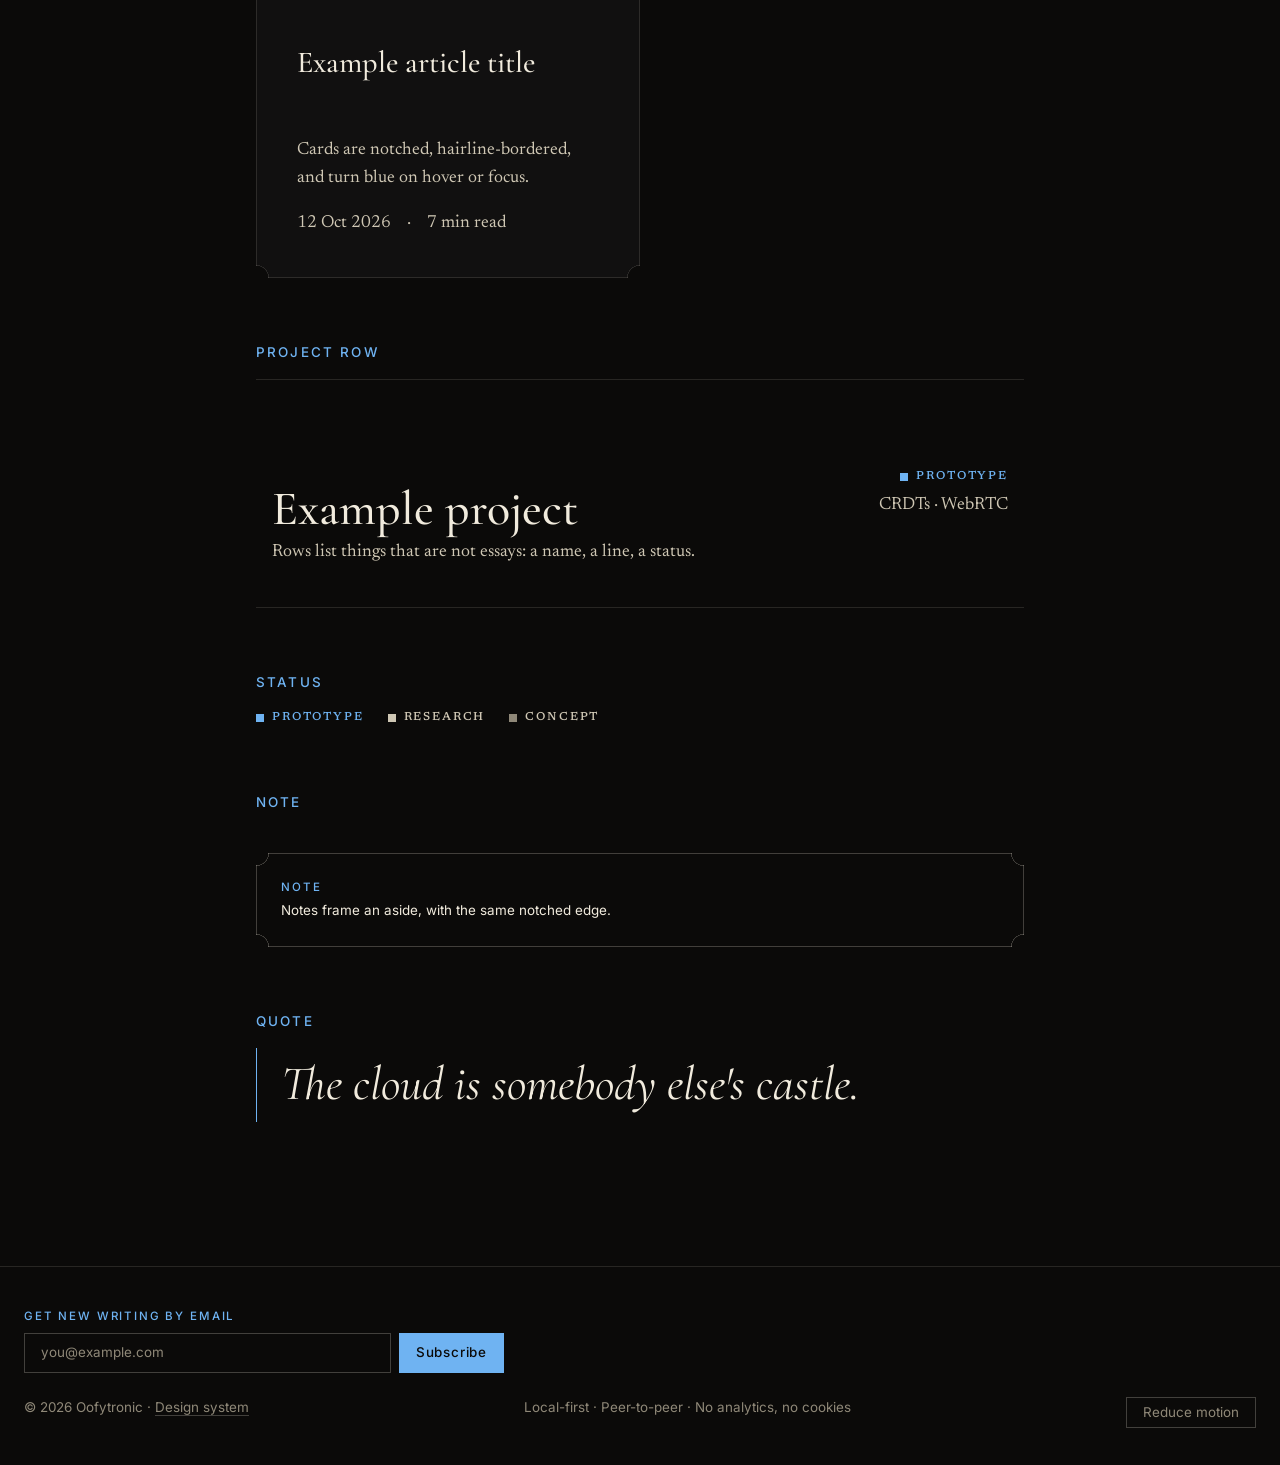
<file: design-system/index.html>
<!doctype html>
<html lang="en">
<head>
  <meta charset="utf-8">
  <meta name="viewport" content="width=device-width, initial-scale=1">
  <title>Design system · Oofytronic</title>
  <meta name="description" content="The design tokens, island architecture and components behind this site.">
  <meta name="theme-color" content="#0b0a09">
  <link rel="icon" href="../favicon.ico?v=2" sizes="48x48">
  <link rel="icon" type="image/svg+xml" href="../assets/favicon.svg?v=2">
  <link rel="apple-touch-icon" href="../assets/apple-touch-icon.png">
  <link rel="preconnect" href="https://fonts.googleapis.com">
  <link rel="preconnect" href="https://fonts.gstatic.com" crossorigin>
  <link rel="stylesheet" href="../css/style.css">
  <script>/* motion early: choose the layout before first paint so islands never flash */try{var m=localStorage.getItem("oofytronic:motion")}catch(e){}document.documentElement.dataset.motion=m||(matchMedia("(prefers-reduced-motion: reduce)").matches?"reduced":"full")</script>
  <script src="../js/main.js" defer></script>
</head>
<body>
<div class="progress" aria-hidden="true"></div>
<a class="skip-link" href="#main">Skip to content</a>
<header class="site-header">
  <div class="wrap">
    <a class="wordmark" href="../" data-island="wordmark" data-zone="top-left" data-trigger="scrolled" aria-label="Oofytronic, home"><img class="wordmark__mark" src="../assets/oof-icon.svg" alt="" width="1000" height="1000"><span class="wordmark__rest"><span><span class="wordmark__text">oofytronic</span></span></span></a>
    <details class="family" data-island="family" data-zone="top-center" data-trigger="scrolled">
      <summary class="family__summary"><span>Family</span><span class="family__chevron" aria-hidden="true"></span></summary>
      <div class="family__panel">
        <p class="family__title">The Feathermode family</p>
        <ul class="family__list">
        <li><a class="family__item" href="https://feathermode.com" target="_blank" rel="noopener"><span class="family__name">Feathermode</span><span class="family__meta">Parent</span></a></li>
        <li><span class="family__item family__item--soon"><span class="family__name">Aerodash</span><span class="family__meta">Everything app · Soon</span></span></li>
        <li><span class="family__item family__item--soon"><span class="family__name">Gondola</span><span class="family__meta">Distribution · Soon</span></span></li>
        <li><a class="family__item" href="../" aria-current="true"><span class="family__name">Oofytronic</span><span class="family__meta">Blog · You are here</span></a></li>
        <li><span class="family__item family__item--soon"><span class="family__name">Nimbus Nectar</span><span class="family__meta">Publication · Soon</span></span></li>
        </ul>
      </div>
    </details>
    <nav class="island" aria-label="Primary" data-island="nav" data-zone="top-right" data-trigger="scrolled">
      <div class="island__context" aria-hidden="true"><span></span></div>
      <ul>
        <li><a href="../#writing" data-section="writing">Writing</a></li>
        <li><a href="../projects/" data-section="projects">Projects</a></li>
        <li><a href="../about/" data-section="about">About</a></li>
      </ul>
    </nav>
  </div>
</header>
<main id="main">
<div class="page doc">
  <header class="article__header">
    <span class="eyebrow">Design system</span>
    <h1 class="article__title">The Oofytronic system</h1>
    <p class="article__dek">A strict, small vocabulary for a site built from floating islands. Token values on this page are read live from the stylesheet.</p>
  </header>
  <nav class="toc" aria-label="Contents" data-island="contents" data-zone="left" data-trigger="band" data-target="#ds-body" data-dock="away">
    <p class="toc__title">On this page</p>
    <div class="toc__meter" aria-hidden="true"></div>
    <ol class="toc__list">
      <li><a href="#principles">Principles</a></li>
      <li><a href="#islands">Islands</a></li>
      <li><a href="#stage">Stage</a></li>
      <li><a href="#color">Color</a></li>
      <li><a href="#type">Type</a></li>
      <li><a href="#space">Space &amp; shape</a></li>
      <li><a href="#components">Components</a></li>
    </ol>
  </nav>
  <div id="ds-body">
    <section class="doc__section" data-context="Principles" aria-labelledby="principles">
      <h2 id="principles">Principles</h2>
      <p class="doc__lede">The aim is to find the end state of a layout built from islands: contextual panels that appear when useful, in places that never fight the content. These are the rules the site follows.</p>
      <ol class="principles">
        <li class="principle notched notched--lg"><span class="principle__n" aria-hidden="true">01</span><h3>Static first</h3><p>Every island is ordinary HTML that works with no JavaScript and with motion reduced. Dynamism is an enhancement layered on top, never a requirement.</p></li>
        <li class="principle notched notched--lg"><span class="principle__n" aria-hidden="true">02</span><h3>One element, two presentations</h3><p>An island is a single DOM element: an in-flow block when static, a floating island when dynamic. Controls are never duplicated for the sake of layout.</p></li>
        <li class="principle notched notched--lg"><span class="principle__n" aria-hidden="true">03</span><h3>Islands live in zones</h3><p>An island only names its zone; where that zone is, how wide, and what it becomes on narrow screens is defined once in CSS. Primary content never sits underneath an island on wide screens.</p></li>
        <li class="principle notched notched--lg"><span class="principle__n" aria-hidden="true">04</span><h3>Context is earned</h3><p>An island appears only while what it offers is relevant to what is on screen, and leaves when it is not. Quiet by default.</p></li>
        <li class="principle notched notched--lg"><span class="principle__n" aria-hidden="true">05</span><h3>State is declared, not scripted</h3><p>Markup declares what an island is; data attributes carry its state; CSS does all presentation. JavaScript only computes state, with pure functions.</p></li>
        <li class="principle notched notched--lg"><span class="principle__n" aria-hidden="true">06</span><h3>Square, or scooped</h3><p>Nothing is rounded. Corners are square, or bitten out as concave arcs, and the border always follows the arc.</p></li>
        <li class="principle notched notched--lg"><span class="principle__n" aria-hidden="true">07</span><h3>Access, don't scroll</h3><p>Long-form text scrolls. Everything else is accessed, not scrolled to: a site can be a fixed stage of full-screen scenes, with the islands as its controls. A scrolling layout is always available.</p></li>
      </ol>
    </section>

    <section class="doc__section" data-context="Islands" aria-labelledby="islands">
      <h2 id="islands">Islands</h2>
      <p class="doc__lede">An island is a small, self-contained piece of interface with a <strong>zone</strong>, a <strong>trigger</strong> and a <strong>fallback</strong>. This is the whole model.</p>

      <h3>Zones</h3>
      <figure class="zone-map notched notched--lg">
        <div class="zone zone--tl notched"><b>Wordmark</b><span>top-left</span></div>
        <div class="zone zone--tc notched"><b>Family</b><span>top-center</span></div>
        <div class="zone zone--tr notched"><b>Nav</b><span>top-right</span></div>
        <div class="zone zone--gl notched"><b>Contents</b><span>left gutter</span></div>
        <div class="zone zone--main"><span>Content column</span><i></i><i></i><i></i></div>
        <div class="zone zone--gr notched"><b>Filters</b><b>Next essay</b><b>Subscribe</b><span>right gutter</span></div>
        <div class="zone zone--bc notched"><b>Compact pill</b><span>bottom, narrow screens</span></div>
        <figcaption class="visually-hidden">Wordmark top-left, family switcher top-centre, nav top-right, contents in the left gutter, filters and next essay in the right gutter, a compact pill along the bottom on narrow screens.</figcaption>
      </figure>


      <h3>Zone definitions</h3>
      <p>Each zone is defined once. Islands in a zone inherit its placement, its hidden state and its narrow-screen behaviour.</p>
      <div class="table-wrap"><table>
        <thead><tr><th scope="col">Zone</th><th scope="col">70rem and up</th><th scope="col">Below 70rem</th><th scope="col">Used by</th></tr></thead>
        <tbody>
          <tr><th scope="row"><code>top-left</code></th><td>Header, left edge</td><td>Same</td><td>Wordmark</td></tr>
          <tr><th scope="row"><code>top-center</code></th><td>Header, centred</td><td>Same; header, right edge on phones (40rem)</td><td>Family</td></tr>
          <tr><th scope="row"><code>top-right</code></th><td>Header, right edge</td><td>Same; a bottom pill on phones</td><td>Nav</td></tr>
          <tr><th scope="row"><code>left</code></th><td>Left gutter, just beneath the header</td><td>In flow, as an ordinary block (a bottom dock on a stage page)</td><td>Contents, scene list</td></tr>
          <tr><th scope="row"><code>right</code></th><td>Right gutter, beneath the header, or centred with <code>data-anchor="middle"</code></td><td>Bottom pill</td><td>Filters, Next essay, Subscribe</td></tr>
        </tbody>
      </table></div>
      <p>One island per zone is visible at a time. Triggers are mutually exclusive on any given page, so islands in the same zone never collide.</p>

      <h3>States</h3>
      <ul class="states">
        <li class="notched"><code>flow</code><p>In its natural place in the page. The static baseline, and the state when motion is reduced or JavaScript is off.</p></li>
        <li class="notched"><code>docked</code><p>Floating in its zone, visible, because its trigger says what it offers is relevant now.</p></li>
        <li class="notched"><code>away</code><p>Floating but hidden: faded, <code>visibility: hidden</code>, out of the tab order and the accessibility tree.</p></li>
      </ul>

      <h3>Triggers</h3>
      <div class="table-wrap"><table>
        <thead><tr><th scope="col">Trigger</th><th scope="col">Fires when</th></tr></thead>
        <tbody>
          <tr><th scope="row"><code>scrolled</code></th><td>The page has moved more than 48px. Collapses the wordmark and boxes the nav.</td></tr>
          <tr><th scope="row"><code>band</code></th><td>The target overlaps the middle band of the viewport (between 40% and 60% of its height).</td></tr>
          <tr><th scope="row"><code>near-end</code></th><td>The bottom of the target has risen above 85% of the viewport: the end is coming.</td></tr>
          <tr><th scope="row"><code>past</code></th><td>The top of the target has risen above 60% of the viewport, so it has come into view. Stays docked until the reader scrolls back above it.</td></tr>
          <tr><th scope="row"><code>always</code></th><td>Every time the page is dynamic. Used by the stage's scene list, which stays visible.</td></tr>
          <tr><th scope="row"><code>scrollspy</code></th><td>The last <code>[data-context]</code> target whose top has passed the reading line at 30%. At the page end the final target wins.</td></tr>
        </tbody>
      </table></div>

      <h3>Registry</h3>
      <div class="table-wrap"><table>
        <thead><tr><th scope="col">Island</th><th scope="col">Zone</th><th scope="col">Trigger</th><th scope="col">Target</th><th scope="col">Static fallback</th></tr></thead>
        <tbody>
          <tr><th scope="row">Wordmark</th><td>top-left</td><td><code>scrolled</code></td><td><code>—</code></td><td>Full wordmark in the header</td></tr>
          <tr><th scope="row">Family</th><td>top-center</td><td><code>scrolled</code></td><td><code>—</code></td><td>A dropdown in the header (a native &lt;details&gt;; works with no JavaScript)</td></tr>
          <tr><th scope="row">Nav</th><td>top-right · bottom on phones</td><td><code>scrolled + scrollspy</code></td><td><code>[data-context]</code></td><td>Plain link row in the header</td></tr>
          <tr><th scope="row">Filters</th><td>right · bottom pill under 70rem</td><td><code>band</code></td><td><code>#writing</code></td><td>Horizontal row above the list</td></tr>
          <tr><th scope="row">Contents</th><td>left · in flow under 70rem</td><td><code>band</code></td><td><code>page body</code></td><td>Inline list under the title</td></tr>
          <tr><th scope="row">Next essay</th><td>right (middle) · bottom pill under 70rem</td><td><code>near-end</code></td><td><code>article body</code></td><td>Card at the end of the article</td></tr>
          <tr><th scope="row">Subscribe</th><td>right (middle) · hidden under 70rem and when static</td><td><code>past</code></td><td><code>[data-subscribe-cue]</code></td><td>Email form that appears once a marked point in the article has come into view</td></tr>
        </tbody>
      </table></div>

      <h3>The contract</h3>
      <p>Markup declares the island; the script reads it. Adding an island means adding attributes and CSS, not editing a list.</p>
      <pre><code>&lt;aside class=&quot;next-island&quot;
       data-island=&quot;next&quot;          &lt;!-- name, for the registry --&gt;
       data-zone=&quot;right&quot;           &lt;!-- which zone: placement is defined once, in CSS --&gt;
       data-anchor=&quot;middle&quot;        &lt;!-- optional: vertical position inside the zone --&gt;
       data-trigger=&quot;near-end&quot;     &lt;!-- rule that decides visibility --&gt;
       data-target=&quot;.article__body&quot; &lt;!-- what the rule measures --&gt;
       data-dock=&quot;flow&quot;&gt;           &lt;!-- state: flow | docked | away --&gt;
  …ordinary, accessible HTML…
&lt;/aside&gt;</code></pre>
      <p>Visibility is a pure function of measurements, so rules are trivial to read and test.</p>
      <pre><code>// A trigger rule is a pure function: measurements in, state out.
const inBand = ({ top, bottom, viewport }) =&gt;
  top &lt;= viewport * 0.6 &amp;&amp; bottom &gt;= viewport * 0.4 ? &quot;docked&quot; : &quot;away&quot;;

const TRIGGER_RULES = { band: inBand, past, &quot;near-end&quot;: nearEnd };</code></pre>

      <h3>Motion and access</h3>
      <ul class="rules">
        <li>The page follows <code>prefers-reduced-motion</code> live, and the footer toggle overrides it and is remembered.</li>
        <li>Reduced motion means the static baseline, not a slower animation: nothing floats and nothing changes on scroll.</li>
        <li>Context text inside an island is <code>aria-hidden</code> because it repeats the page; counts that matter use a polite live region.</li>
        <li>Away islands leave the accessibility tree. Anchor jumps leave room for the islands via <code>scroll-padding</code>.</li>
      </ul>
    </section>


    <section class="doc__section" data-context="Stage" aria-labelledby="stage">
      <h2 id="stage">Stage</h2>
      <p class="doc__lede">An alternative to the scrolling page for sites whose content is not long-form text. The page becomes a fixed stage of full-screen scenes, like a game or a film, and the islands are its controls.</p>

      <h3>When to use it</h3>
      <ul class="rules">
        <li><strong>Long-form text scrolls.</strong> Articles, essays and documentation stay ordinary pages. This site is one: it scrolls.</li>
        <li><strong>Everything else is accessed.</strong> A company site, a product page or a portfolio is a set of short pieces, and a visitor should reach each one without scrolling to it. Feathermode is built this way.</li>
      </ul>

      <h3>The model</h3>
      <ul class="rules">
        <li><strong>Scenes.</strong> Each scene fills the screen. Exactly one is active; the others are <code>inert</code> and off-screen.</li>
        <li><strong>Axis.</strong> Landscape screens move along x, like film frames. Portrait screens move along y, like a reel. The page itself never scrolls.</li>
        <li><strong>Pickers.</strong> More than one item in a scene (platforms, principles) becomes a level select: a tablist chooses, one panel shows. Without JavaScript every panel is visible.</li>
        <li><strong>The HUD is the islands.</strong> The wordmark collapses after the title scene, the nav names the current scene, and the contents island becomes the scene list: a left gutter list on wide screens, a numbered dock with previous and next buttons below 70rem.</li>
        <li><strong>Fit.</strong> Type follows the viewport height as well as the width. Secondary text (intros, notes, tags) steps aside on short screens but stays available to assistive technology. A scene can still scroll inside itself on very small screens, such as a landscape phone.</li>
      </ul>

      <h3>Controls</h3>
      <div class="table-wrap"><table>
        <thead><tr><th scope="col">Input</th><th scope="col">Effect</th></tr></thead>
        <tbody>
          <tr><th scope="row">Arrow keys, Page Up/Down</th><td>Previous or next scene. Home and End jump to the first and last.</td></tr>
          <tr><th scope="row">Wheel or trackpad</th><td>One scene per burst of scrolling.</td></tr>
          <tr><th scope="row">Swipe</th><td>Along the stage axis, past a 48px threshold.</td></tr>
          <tr><th scope="row">Scene list, dock, step buttons</th><td>Jump to a scene, or step back and forward.</td></tr>
          <tr><th scope="row">Links to <code>#scene</code></th><td>Intercepted, and focus moves to the scene heading. A direct link opens that scene.</td></tr>
          <tr><th scope="row">Inside a picker</th><td>Arrow keys move between tabs, not scenes.</td></tr>
        </tbody>
      </table></div>

      <h3>Access</h3>
      <ul class="rules">
        <li>The stage is an enhancement. With JavaScript off, or when <code>prefers-reduced-motion</code> is set, the same markup is an ordinary scrolling page.</li>
        <li>The first tab stop on a stage page is a button that switches to the scrolling layout; the footer toggle does the same and reverses it.</li>
        <li>Inactive scenes are <code>inert</code>, so keyboard focus and screen readers only see the active one. A polite live region announces the scene.</li>
        <li>The stage cannot be scrolled, even by a <code>#fragment</code> jump, which would otherwise shove it out of place.</li>
      </ul>
    </section>

    <section class="doc__section" data-context="Color" aria-labelledby="color">
      <h2 id="color">Color</h2>
      <p class="doc__lede">Warm near-black, warm cream, and one sky-blue accent used sparingly: labels, the active item, hover.</p>
      <h3>Pigments</h3>
      <ul class="swatches">
        <li class="swatch" data-token="--night-950"><span class="swatch__chip" style="--c: var(--night-950)"></span><code>--night-950</code><span class="swatch__value" data-token-value></span></li><li class="swatch" data-token="--night-900"><span class="swatch__chip" style="--c: var(--night-900)"></span><code>--night-900</code><span class="swatch__value" data-token-value></span></li><li class="swatch" data-token="--night-800"><span class="swatch__chip" style="--c: var(--night-800)"></span><code>--night-800</code><span class="swatch__value" data-token-value></span></li><li class="swatch" data-token="--night-700"><span class="swatch__chip" style="--c: var(--night-700)"></span><code>--night-700</code><span class="swatch__value" data-token-value></span></li><li class="swatch" data-token="--cream-100"><span class="swatch__chip" style="--c: var(--cream-100)"></span><code>--cream-100</code><span class="swatch__value" data-token-value></span></li><li class="swatch" data-token="--cream-300"><span class="swatch__chip" style="--c: var(--cream-300)"></span><code>--cream-300</code><span class="swatch__value" data-token-value></span></li><li class="swatch" data-token="--stone-500"><span class="swatch__chip" style="--c: var(--stone-500)"></span><code>--stone-500</code><span class="swatch__value" data-token-value></span></li><li class="swatch" data-token="--sky-400"><span class="swatch__chip" style="--c: var(--sky-400)"></span><code>--sky-400</code><span class="swatch__value" data-token-value></span></li><li class="swatch" data-token="--sky-600"><span class="swatch__chip" style="--c: var(--sky-600)"></span><code>--sky-600</code><span class="swatch__value" data-token-value></span></li>
      </ul>
      <h3>Roles</h3>
      <ul class="swatches">
        <li class="swatch" data-token="--bg"><span class="swatch__chip" style="--c: var(--bg)"></span><code>--bg</code><span class="swatch__value" data-token-value></span></li><li class="swatch" data-token="--surface"><span class="swatch__chip" style="--c: var(--surface)"></span><code>--surface</code><span class="swatch__value" data-token-value></span></li><li class="swatch" data-token="--surface-hover"><span class="swatch__chip" style="--c: var(--surface-hover)"></span><code>--surface-hover</code><span class="swatch__value" data-token-value></span></li><li class="swatch" data-token="--text"><span class="swatch__chip" style="--c: var(--text)"></span><code>--text</code><span class="swatch__value" data-token-value></span></li><li class="swatch" data-token="--text-soft"><span class="swatch__chip" style="--c: var(--text-soft)"></span><code>--text-soft</code><span class="swatch__value" data-token-value></span></li><li class="swatch" data-token="--text-muted"><span class="swatch__chip" style="--c: var(--text-muted)"></span><code>--text-muted</code><span class="swatch__value" data-token-value></span></li><li class="swatch" data-token="--accent"><span class="swatch__chip" style="--c: var(--accent)"></span><code>--accent</code><span class="swatch__value" data-token-value></span></li><li class="swatch" data-token="--hairline"><span class="swatch__chip" style="--c: var(--hairline)"></span><code>--hairline</code><span class="swatch__value" data-token-value></span></li><li class="swatch" data-token="--hairline-strong"><span class="swatch__chip" style="--c: var(--hairline-strong)"></span><code>--hairline-strong</code><span class="swatch__value" data-token-value></span></li>
      </ul>
    </section>

    <section class="doc__section" data-context="Type" aria-labelledby="type">
      <h2 id="type">Type</h2>
      <p class="doc__lede">A classical serif for display, a clean sans for interface, a book serif for reading.</p>
      <ul class="faces">
        <li><p class="faces__sample" style="font-family: var(--font-display)">Software you own</p><p><code>--font-display</code> · Cormorant Garamond · headlines, wordmark</p></li>
        <li><p class="faces__sample" style="font-family: var(--font-ui); font-size: var(--step-1)">Networks you share</p><p><code>--font-ui</code> · Inter · interface, metadata, labels</p></li>
        <li><p class="faces__sample" style="font-family: var(--font-text); font-size: var(--step-1)">Hold your own keys</p><p><code>--font-text</code> · Newsreader · long-form reading</p></li>
      </ul>
      <h3>Scale</h3>
      <ul class="scale">
        <li data-token="--step-4"><span class="scale__sample" style="font-size: var(--step-4)">Display</span><code>--step-4</code><span data-token-value></span></li>
        <li data-token="--step-3"><span class="scale__sample" style="font-size: var(--step-3)">Headline</span><code>--step-3</code><span data-token-value></span></li>
        <li data-token="--step-2"><span class="scale__sample" style="font-size: var(--step-2)">Subhead</span><code>--step-2</code><span data-token-value></span></li>
        <li data-token="--step-1"><span class="scale__sample" style="font-size: var(--step-1)">Lede</span><code>--step-1</code><span data-token-value></span></li>
        <li data-token="--step-0"><span class="scale__sample" style="font-size: var(--step-0)">Body copy sets the base measure</span><code>--step-0</code><span data-token-value></span></li>
        <li data-token="--step--1"><span class="scale__sample" style="font-size: var(--step--1)">Interface text and metadata</span><code>--step--1</code><span data-token-value></span></li>
        <li data-token="--step--2"><span class="scale__sample" style="font-size: var(--step--2)">LABELS AND EYEBROWS</span><code>--step--2</code><span data-token-value></span></li>
      </ul>
    </section>

    <section class="doc__section" data-context="Space and shape" aria-labelledby="space">
      <h2 id="space">Space &amp; shape</h2>
      <p class="doc__lede">Generous spacing, hairline rules, and corners that are square or scooped, never rounded.</p>
      <h3>Spacing</h3>
      <ul class="space-bars">
        <li data-token="--space-1"><code>--space-1</code><span class="space-bars__bar" style="width: var(--space-1)"></span><span data-token-value></span></li><li data-token="--space-2"><code>--space-2</code><span class="space-bars__bar" style="width: var(--space-2)"></span><span data-token-value></span></li><li data-token="--space-3"><code>--space-3</code><span class="space-bars__bar" style="width: var(--space-3)"></span><span data-token-value></span></li><li data-token="--space-4"><code>--space-4</code><span class="space-bars__bar" style="width: var(--space-4)"></span><span data-token-value></span></li><li data-token="--space-5"><code>--space-5</code><span class="space-bars__bar" style="width: var(--space-5)"></span><span data-token-value></span></li><li data-token="--space-6"><code>--space-6</code><span class="space-bars__bar" style="width: var(--space-6)"></span><span data-token-value></span></li><li data-token="--space-7"><code>--space-7</code><span class="space-bars__bar" style="width: var(--space-7)"></span><span data-token-value></span></li>
      </ul>
      <h3>Notched corners</h3>
      <p>Concave quarter-circle bites cut with a mask and stroked in the border colour, so the outline follows the arc. Two sizes; apply with <code>.notched</code> and <code>.notched--lg</code>.</p>
      <div class="notch-demo">
        <div class="notched" data-token="--notch-sm"><code>--notch-sm</code><span data-token-value></span></div>
        <div class="notched notched--lg" data-token="--notch-lg"><code>--notch-lg</code><span data-token-value></span></div>
      </div>
      <h3>Layout tokens</h3>
      <ul class="tokens">
        <li data-token="--measure"><code>--measure</code><span data-token-value></span></li><li data-token="--wrap"><code>--wrap</code><span data-token-value></span></li><li data-token="--gutter"><code>--gutter</code><span data-token-value></span></li><li data-token="--section-space"><code>--section-space</code><span data-token-value></span></li><li data-token="--header-h"><code>--header-h</code><span data-token-value></span></li><li data-token="--island-h"><code>--island-h</code><span data-token-value></span></li><li data-token="--speed"><code>--speed</code><span data-token-value></span></li>
      </ul>
    </section>

    <section class="doc__section" data-context="Components" aria-labelledby="components">
      <h2 id="components">Components</h2>
      <p class="doc__lede">Live examples built from the same classes the site uses.</p>
      <h3>Card</h3>
      <article class="card" style="max-width: 24rem">
        <div class="card__top"><ul class="card__tags" aria-label="Topics"><li>Local-First</li><li>Software</li></ul><span class="card__index" aria-hidden="true">01</span></div>
        <h4 class="card__title"><a href="../#writing">Example article title</a></h4>
        <p class="card__excerpt">Cards are notched, hairline-bordered, and turn blue on hover or focus.</p>
        <p class="card__meta"><span>12 Oct 2026</span><span>7 min read</span></p>
      </article>
      <h3>Project row</h3>
      <ul class="project-rows">
        <li><article class="project-row"><div class="project-row__main"><h4 class="project-row__name"><a href="../projects/">Example project</a></h4><p class="project-row__blurb">Rows list things that are not essays: a name, a line, a status.</p></div><p class="project-row__meta"><span class="status" data-status="prototype">Prototype</span><span>CRDTs · WebRTC</span></p></article></li>
      </ul>
      <h3>Status</h3>
      <p class="status-demo"><span class="status" data-status="prototype">Prototype</span> <span class="status" data-status="research">Research</span> <span class="status" data-status="concept">Concept</span></p>
      <h3>Note</h3>
      <div class="aside-note"><strong>Note</strong>Notes frame an aside, with the same notched edge.</div>
      <h3>Quote</h3>
      <blockquote class="demo-quote"><p>The cloud is somebody else's castle.</p></blockquote>
    </section>
  </div>
</div>
</main>
<footer class="site-footer">
  <div class="wrap">
    <form class="subscribe subscribe--footer" action="mailto:hello@feathermode.com?subject=Subscribe%20to%20Oofytronic" method="post" enctype="text/plain">
      <label class="subscribe__label" for="footer-email">Get new writing by email</label>
      <div class="subscribe__row">
        <input id="footer-email" name="email" type="email" required autocomplete="email" placeholder="you@example.com">
        <button type="submit">Subscribe</button>
      </div>
    </form>
    <p>© 2026 Oofytronic · <a href="../design-system/">Design system</a></p>
    <p>Local-first · Peer-to-peer · No analytics, no cookies</p>
    <button type="button" class="motion-toggle" data-motion-toggle aria-pressed="false" hidden>Reduce motion</button>
  </div>
</footer>
</body>
</html>
</file>
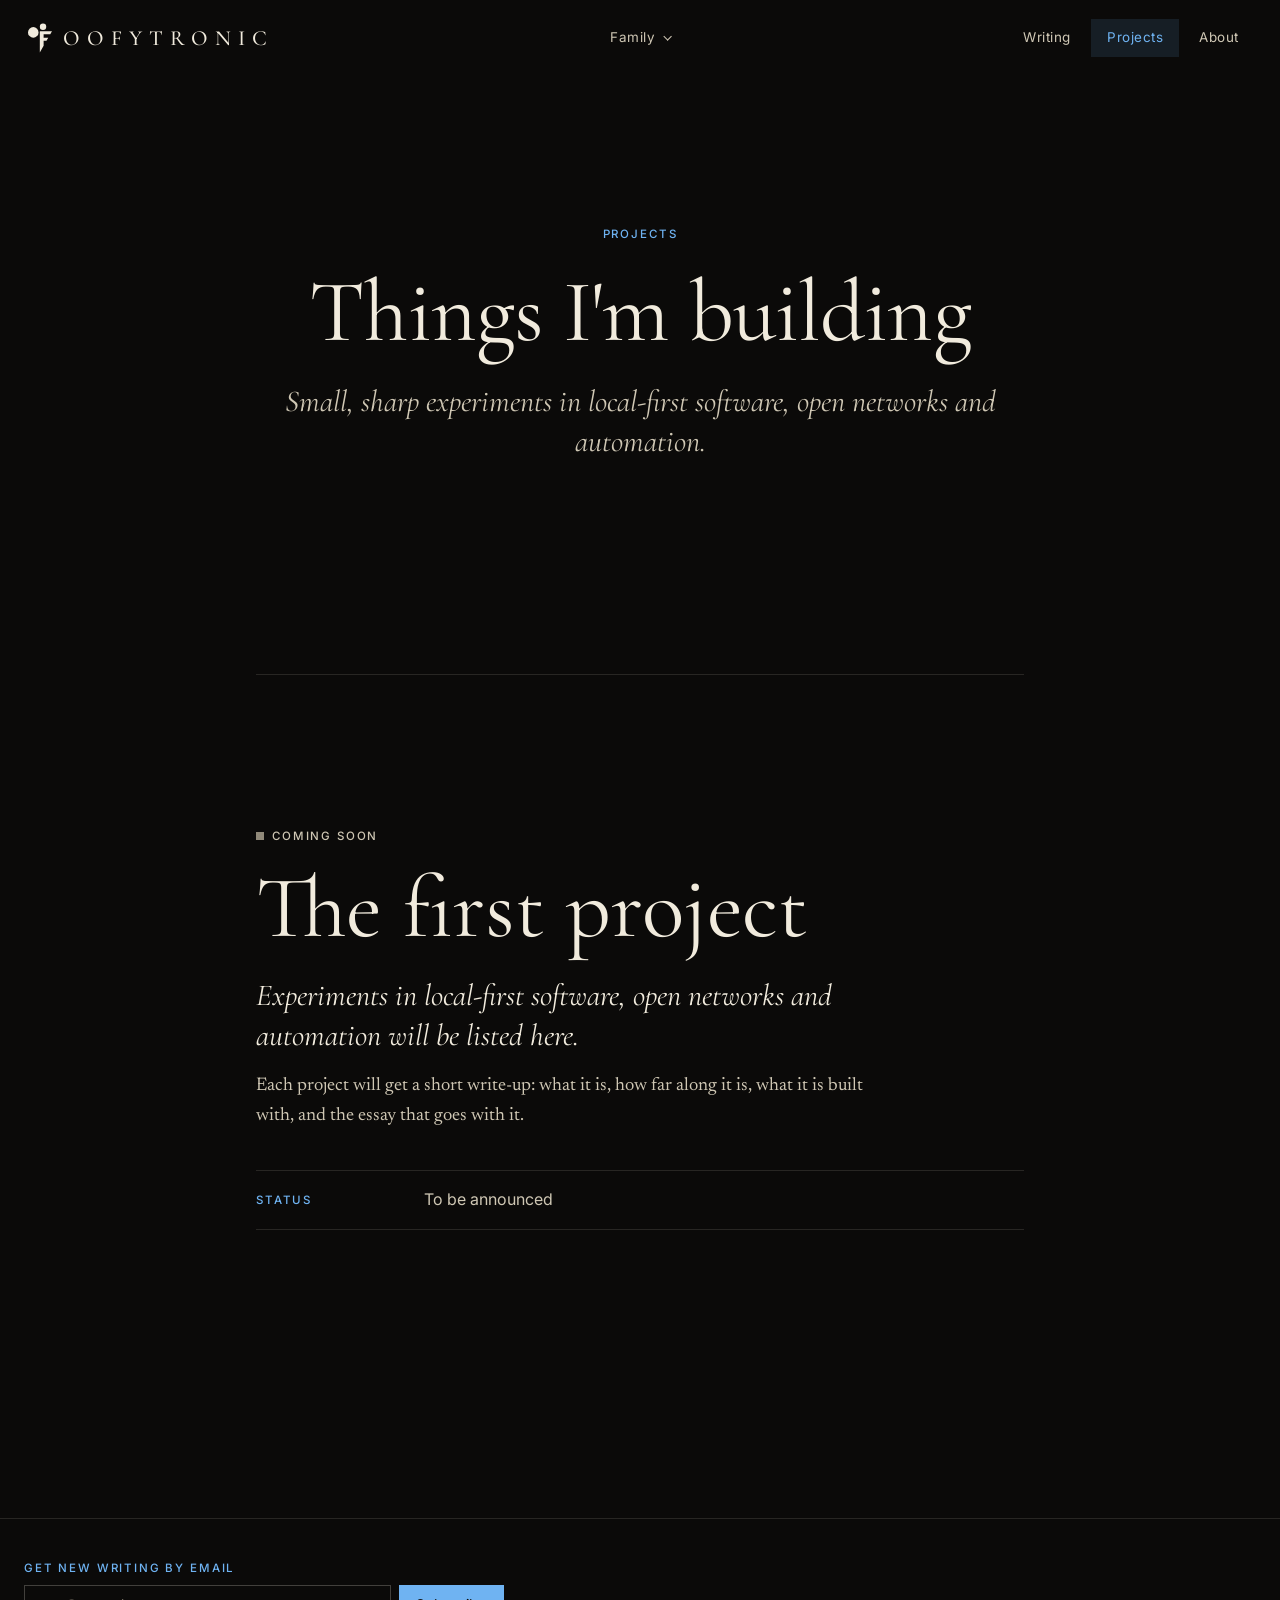
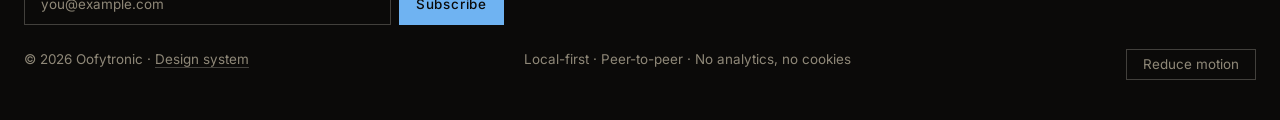
<file: projects/index.html>
<!doctype html>
<html lang="en">
<head>
  <meta charset="utf-8">
  <meta name="viewport" content="width=device-width, initial-scale=1">
  <title>Projects · Oofytronic</title>
  <meta name="description" content="Projects by Oofytronic in local-first software, peer-to-peer networks and automation.">
  <meta name="theme-color" content="#0b0a09">
  <link rel="icon" href="../favicon.ico?v=2" sizes="48x48">
  <link rel="icon" type="image/svg+xml" href="../assets/favicon.svg?v=2">
  <link rel="apple-touch-icon" href="../assets/apple-touch-icon.png">
  <link rel="preconnect" href="https://fonts.googleapis.com">
  <link rel="preconnect" href="https://fonts.gstatic.com" crossorigin>
  <link rel="stylesheet" href="../css/style.css">
  <script>/* motion early: choose the layout before first paint so islands never flash */try{var m=localStorage.getItem("oofytronic:motion")}catch(e){}document.documentElement.dataset.motion=m||(matchMedia("(prefers-reduced-motion: reduce)").matches?"reduced":"full")</script>
  <script src="../js/main.js" defer></script>
</head>
<body>
<div class="progress" aria-hidden="true"></div>
<a class="skip-link" href="#main">Skip to content</a>
<header class="site-header">
  <div class="wrap">
    <a class="wordmark" href="../" data-island="wordmark" data-zone="top-left" data-trigger="scrolled" aria-label="Oofytronic, home"><img class="wordmark__mark" src="../assets/oof-icon.svg" alt="" width="1000" height="1000"><span class="wordmark__rest"><span><span class="wordmark__text">oofytronic</span></span></span></a>
    <details class="family" data-island="family" data-zone="top-center" data-trigger="scrolled">
      <summary class="family__summary"><span>Family</span><span class="family__chevron" aria-hidden="true"></span></summary>
      <div class="family__panel">
        <p class="family__title">The Feathermode family</p>
        <ul class="family__list">
        <li><a class="family__item" href="https://feathermode.com" target="_blank" rel="noopener"><span class="family__name">Feathermode</span><span class="family__meta">Parent</span></a></li>
        <li><span class="family__item family__item--soon"><span class="family__name">Aerodash</span><span class="family__meta">Everything app · Soon</span></span></li>
        <li><span class="family__item family__item--soon"><span class="family__name">Gondola</span><span class="family__meta">Distribution · Soon</span></span></li>
        <li><a class="family__item" href="../" aria-current="true"><span class="family__name">Oofytronic</span><span class="family__meta">Blog · You are here</span></a></li>
        <li><span class="family__item family__item--soon"><span class="family__name">Nimbus Nectar</span><span class="family__meta">Publication · Soon</span></span></li>
        </ul>
      </div>
    </details>
    <nav class="island" aria-label="Primary" data-island="nav" data-zone="top-right" data-trigger="scrolled">
      <div class="island__context" aria-hidden="true"><span></span></div>
      <ul>
        <li><a href="../#writing" data-section="writing">Writing</a></li>
        <li><a href="../projects/" data-section="projects" aria-current="page">Projects</a></li>
        <li><a href="../about/" data-section="about">About</a></li>
      </ul>
    </nav>
  </div>
</header>
<main id="main">
<div class="page">
  <header class="article__header">
    <span class="eyebrow">Projects</span>
    <h1 class="article__title">Things I'm building</h1>
    <p class="article__dek">Small, sharp experiments in local-first software, open networks and automation.</p>
  </header>
  <div id="project-list" class="project-list">
    <article class="project" data-context="Coming soon">
      <p class="eyebrow"><span class="status" data-status="concept">Coming soon</span></p>
      <h2 id="first-project">The first project</h2>
      <p class="project__blurb">Experiments in local-first software, open networks and automation will be listed here.</p>
      <p>Each project will get a short write-up: what it is, how far along it is, what it is built with, and the essay that goes with it.</p>
      <dl class="facts">
        <div><dt>Status</dt><dd>To be announced</dd></div>
      </dl>
    </article>
  </div>
</div>
</main>
<footer class="site-footer">
  <div class="wrap">
    <form class="subscribe subscribe--footer" action="mailto:hello@feathermode.com?subject=Subscribe%20to%20Oofytronic" method="post" enctype="text/plain">
      <label class="subscribe__label" for="footer-email">Get new writing by email</label>
      <div class="subscribe__row">
        <input id="footer-email" name="email" type="email" required autocomplete="email" placeholder="you@example.com">
        <button type="submit">Subscribe</button>
      </div>
    </form>
    <p>© 2026 Oofytronic · <a href="../design-system/">Design system</a></p>
    <p>Local-first · Peer-to-peer · No analytics, no cookies</p>
    <button type="button" class="motion-toggle" data-motion-toggle aria-pressed="false" hidden>Reduce motion</button>
  </div>
</footer>
</body>
</html>
</file>
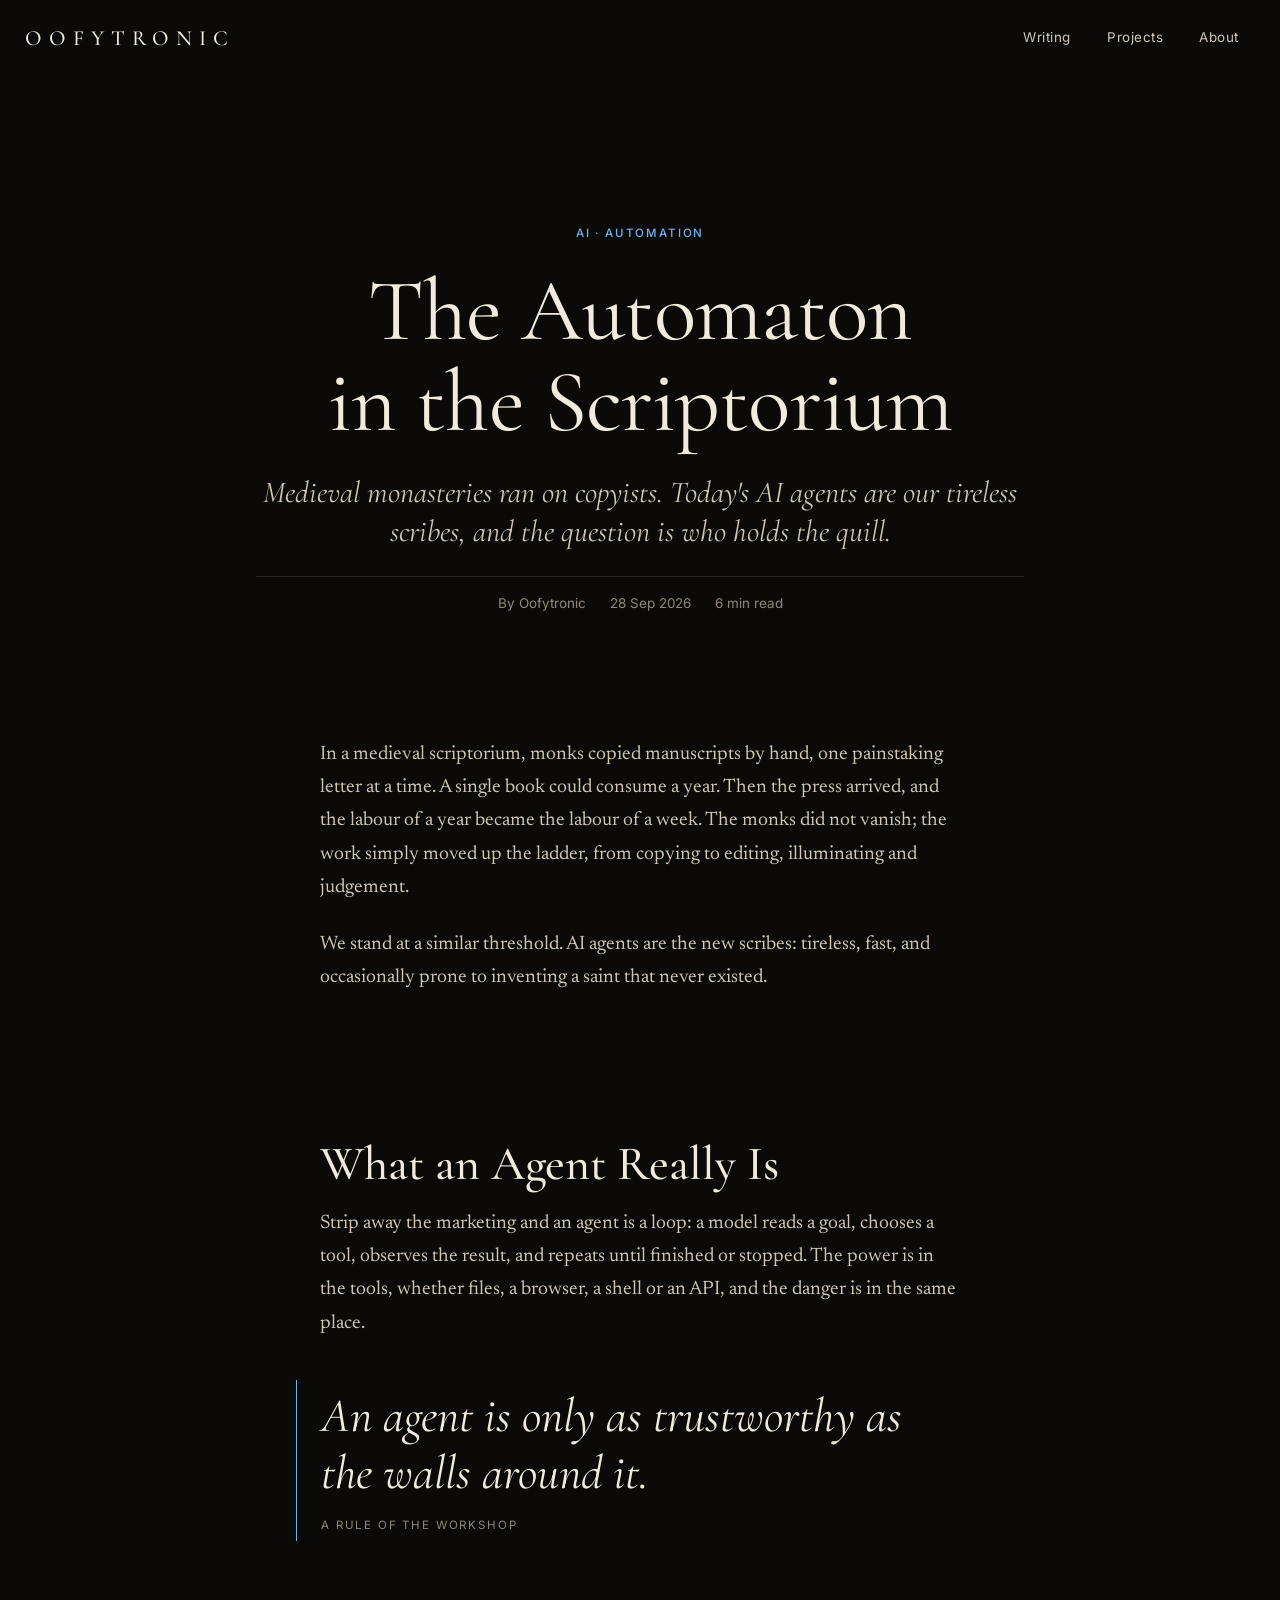
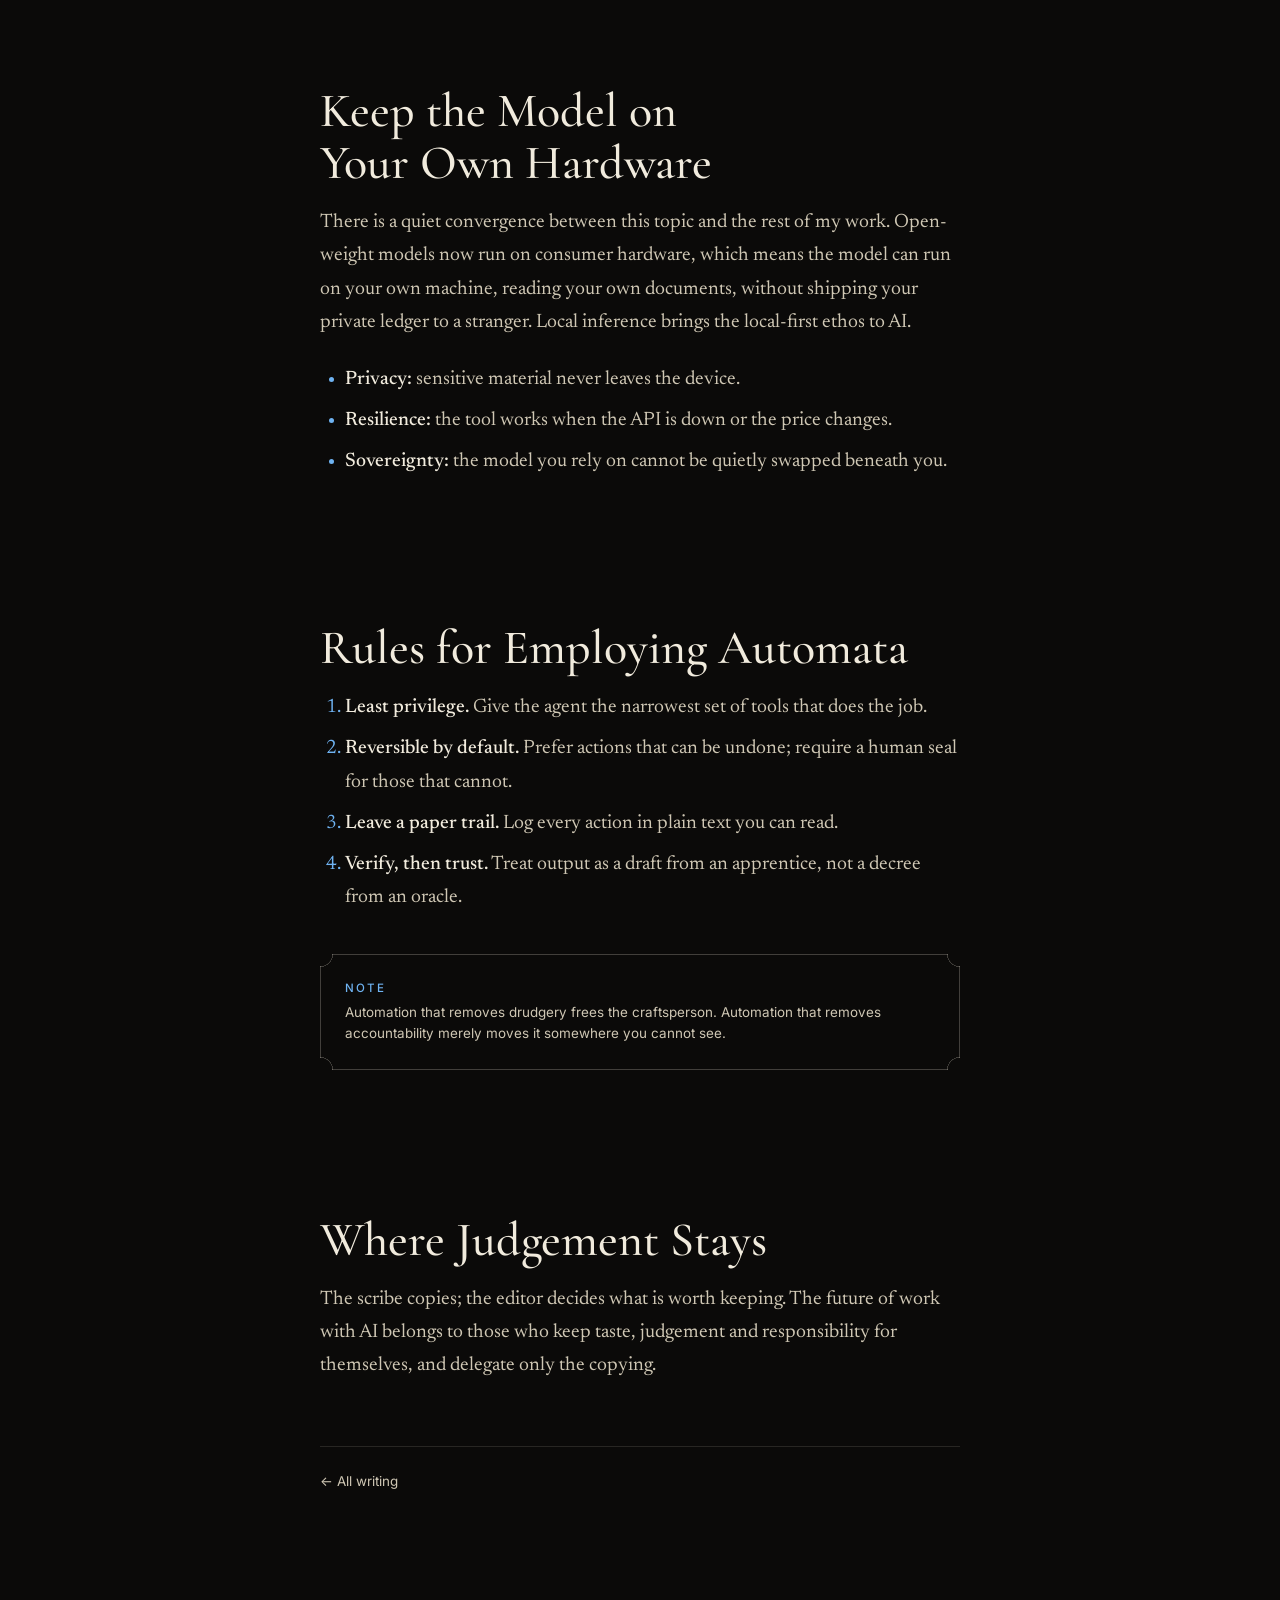
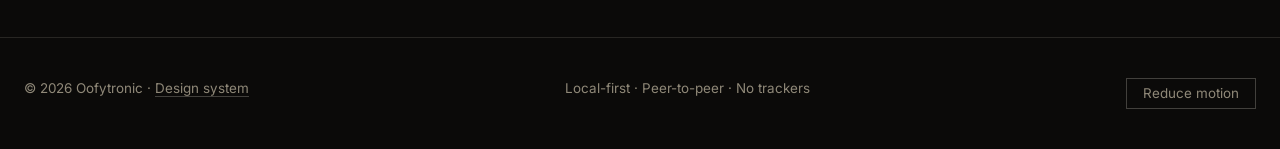
<file: articles/automaton-scriptorium.html>
<!doctype html>
<html lang="en">
<head>
  <meta charset="utf-8">
  <meta name="viewport" content="width=device-width, initial-scale=1">
  <title>The Automaton in the Scriptorium · Oofytronic</title>
  <meta name="description" content="Agents can draft, sort, and execute while we sleep. Run them locally, bound them with clear rules, and they become the best apprentices a craftsperson ever had.">
  <meta name="theme-color" content="#0b0a09">
  <link rel="preconnect" href="https://fonts.googleapis.com">
  <link rel="preconnect" href="https://fonts.gstatic.com" crossorigin>
  <link rel="stylesheet" href="../css/style.css">
  <script src="../js/main.js" defer></script>
</head>
<body>
<div class="progress" aria-hidden="true"></div>
<a class="skip-link" href="#main">Skip to content</a>
<header class="site-header">
  <div class="wrap">
    <a class="wordmark" href="../index.html" data-island="wordmark" data-zone="top-left" data-trigger="scrolled"><span class="wordmark__o">O</span><span class="wordmark__rest"><span>ofytronic</span></span></a>
    <nav class="island" aria-label="Primary" data-island="nav" data-zone="top-right" data-trigger="scrolled">
      <div class="island__context" aria-hidden="true"><span></span></div>
      <ul>
        <li><a href="../index.html#writing" data-section="writing">Writing</a></li>
        <li><a href="../projects/" data-section="projects">Projects</a></li>
        <li><a href="../index.html#about" data-section="about">About</a></li>
      </ul>
    </nav>
  </div>
</header>
<main id="main" class="wrap">
<article class="article">
  <header class="article__header">
    <span class="eyebrow">AI · Automation</span>
    <h1 class="article__title">The Automaton in the Scriptorium</h1>
    <p class="article__dek">Medieval monasteries ran on copyists. Today's AI agents are our tireless scribes, and the question is who holds the quill.</p>
    <p class="article__byline"><span>By Oofytronic</span><time datetime="2026-09-28">28 Sep 2026</time><span>6 min read</span></p>
  </header>
  <nav class="toc" aria-label="Contents" data-island="contents" data-zone="left" data-trigger="band" data-target=".article__body" data-dock="flow">
    <p class="toc__title">In this essay</p>
    <div class="toc__meter" aria-hidden="true"></div>
    <ol class="toc__list">
      <li><a href="#what-an-agent-really-is">What an Agent Really Is</a></li>
      <li><a href="#keep-the-model-on-your-own-hardware">Keep the Model on Your Own Hardware</a></li>
      <li><a href="#rules-for-employing-automata">Rules for Employing Automata</a></li>
      <li><a href="#where-judgement-stays">Where Judgement Stays</a></li>
    </ol>
  </nav>
  <div class="article__body" data-context="The Automaton in the Scriptorium">
<p>In a medieval scriptorium, monks copied manuscripts by hand, one painstaking letter at a time. A single book could consume a year. Then the press arrived, and the labour of a year became the labour of a week. The monks did not vanish; the work simply moved up the ladder, from copying to editing, illuminating and judgement.</p>
<p>We stand at a similar threshold. AI agents are the new scribes: tireless, fast, and occasionally prone to inventing a saint that never existed.</p>
<h2 id="what-an-agent-really-is">What an Agent Really Is</h2>
<p>Strip away the marketing and an agent is a loop: a model reads a goal, chooses a tool, observes the result, and repeats until finished or stopped. The power is in the tools, whether files, a browser, a shell or an API, and the danger is in the same place.</p>
<blockquote><p>An agent is only as trustworthy as the walls around it.</p><footer>A rule of the workshop</footer></blockquote>
<h2 id="keep-the-model-on-your-own-hardware">Keep the Model on Your Own Hardware</h2>
<p>There is a quiet convergence between this topic and the rest of my work. Open-weight models now run on consumer hardware, which means the model can run on your own machine, reading your own documents, without shipping your private ledger to a stranger. Local inference brings the local-first ethos to AI.</p>
<ul>
  <li><strong>Privacy:</strong> sensitive material never leaves the device.</li>
  <li><strong>Resilience:</strong> the tool works when the API is down or the price changes.</li>
  <li><strong>Sovereignty:</strong> the model you rely on cannot be quietly swapped beneath you.</li>
</ul>
<h2 id="rules-for-employing-automata">Rules for Employing Automata</h2>
<ol>
  <li><strong>Least privilege.</strong> Give the agent the narrowest set of tools that does the job.</li>
  <li><strong>Reversible by default.</strong> Prefer actions that can be undone; require a human seal for those that cannot.</li>
  <li><strong>Leave a paper trail.</strong> Log every action in plain text you can read.</li>
  <li><strong>Verify, then trust.</strong> Treat output as a draft from an apprentice, not a decree from an oracle.</li>
</ol>
<div class="aside-note"><strong>Note</strong> Automation that removes drudgery frees the craftsperson. Automation that removes accountability merely moves it somewhere you cannot see.</div>
<h2 id="where-judgement-stays">Where Judgement Stays</h2>
<p>The scribe copies; the editor decides what is worth keeping. The future of work with AI belongs to those who keep taste, judgement and responsibility for themselves, and delegate only the copying.</p>
  </div>
  <aside class="next-island" data-island="next" data-zone="right" data-anchor="middle" data-trigger="near-end" data-target=".article__body" data-dock="flow" aria-label="Continue reading">
    <p class="next-island__label">Next essay</p>
    <a class="next-island__link" href="local-first.html">Sovereign Software: The Case for Local-First</a>
  </aside>
  <footer class="article__footer">
    <a href="../index.html#writing">← All writing</a>
  </footer>
</article>
</main>
<footer class="site-footer">
  <div class="wrap">
    <p>© 2026 Oofytronic · <a href="../design-system/">Design system</a></p>
    <p>Local-first · Peer-to-peer · No trackers</p>
    <button type="button" class="motion-toggle" data-motion-toggle aria-pressed="false" hidden>Reduce motion</button>
  </div>
</footer>
</body>
</html>
</file>
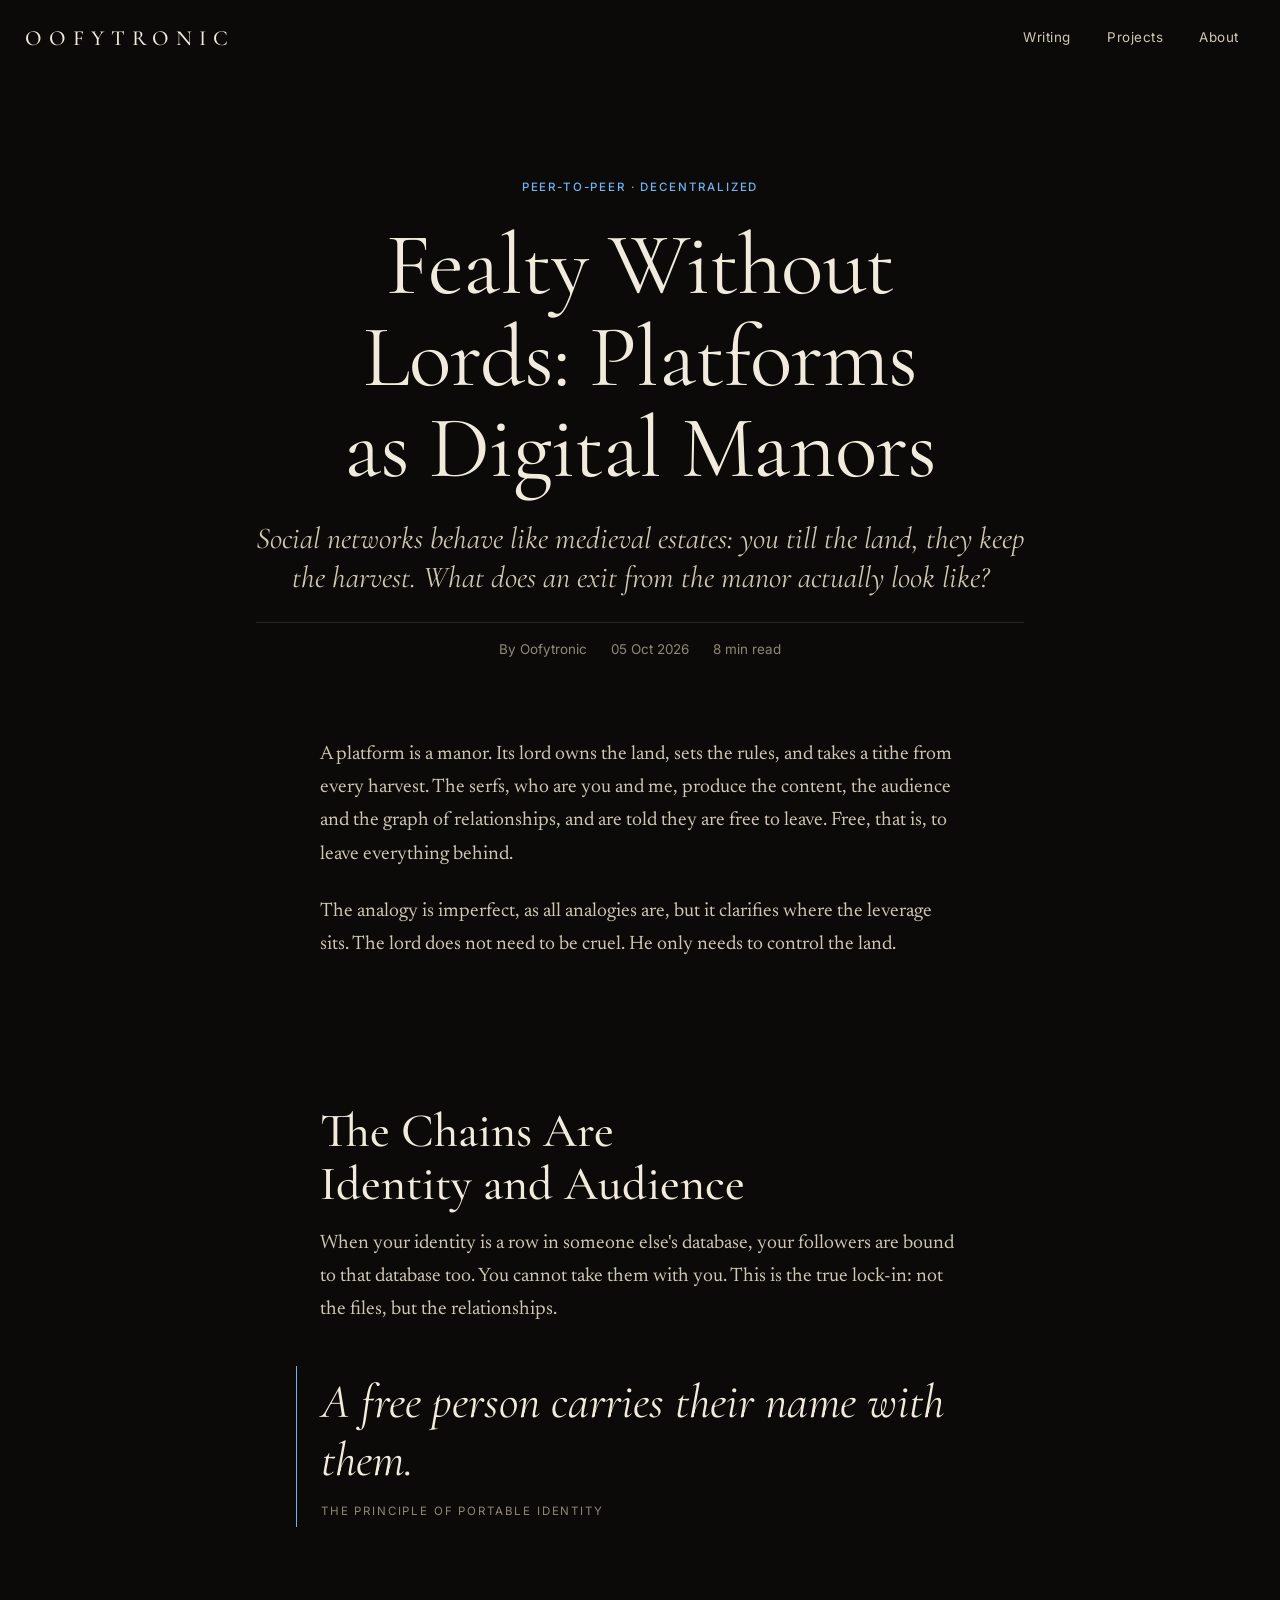
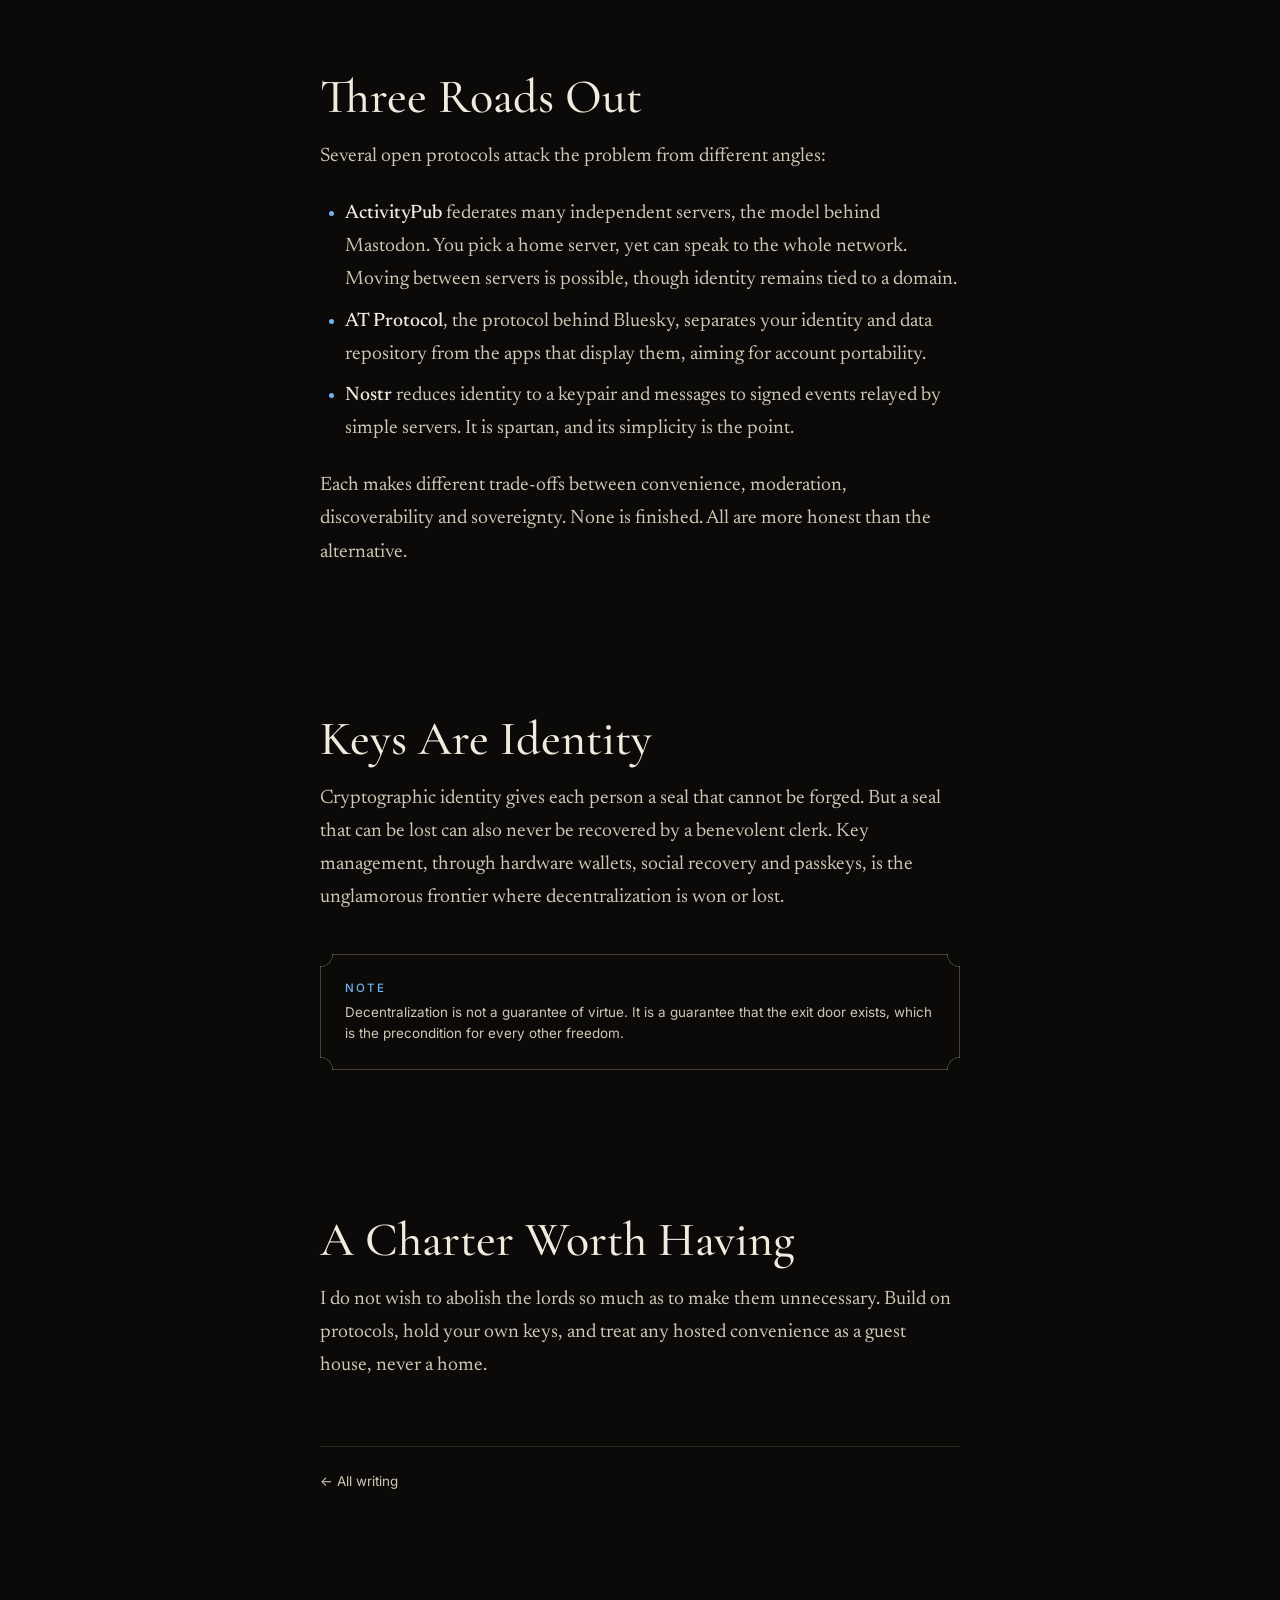
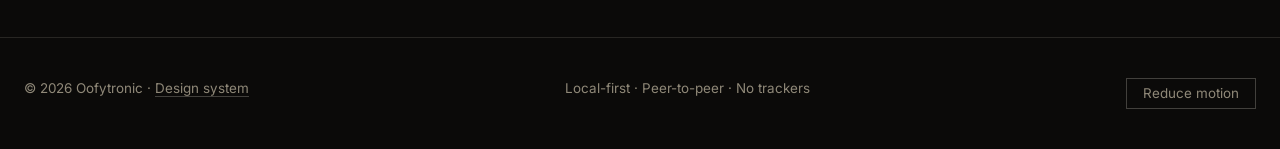
<file: articles/fealty-without-lords.html>
<!doctype html>
<html lang="en">
<head>
  <meta charset="utf-8">
  <meta name="viewport" content="width=device-width, initial-scale=1">
  <title>Fealty Without Lords: Platforms as Digital Manors · Oofytronic</title>
  <meta name="description" content="Neo-feudalism is not a metaphor so much as a business model. Protocols over platforms are the way off the estate.">
  <meta name="theme-color" content="#0b0a09">
  <link rel="preconnect" href="https://fonts.googleapis.com">
  <link rel="preconnect" href="https://fonts.gstatic.com" crossorigin>
  <link rel="stylesheet" href="../css/style.css">
  <script src="../js/main.js" defer></script>
</head>
<body>
<div class="progress" aria-hidden="true"></div>
<a class="skip-link" href="#main">Skip to content</a>
<header class="site-header">
  <div class="wrap">
    <a class="wordmark" href="../index.html" data-island="wordmark" data-zone="top-left" data-trigger="scrolled"><span class="wordmark__o">O</span><span class="wordmark__rest"><span>ofytronic</span></span></a>
    <nav class="island" aria-label="Primary" data-island="nav" data-zone="top-right" data-trigger="scrolled">
      <div class="island__context" aria-hidden="true"><span></span></div>
      <ul>
        <li><a href="../index.html#writing" data-section="writing">Writing</a></li>
        <li><a href="../projects/" data-section="projects">Projects</a></li>
        <li><a href="../index.html#about" data-section="about">About</a></li>
      </ul>
    </nav>
  </div>
</header>
<main id="main" class="wrap">
<article class="article">
  <header class="article__header">
    <span class="eyebrow">Peer-to-Peer · Decentralized</span>
    <h1 class="article__title">Fealty Without Lords: Platforms as Digital Manors</h1>
    <p class="article__dek">Social networks behave like medieval estates: you till the land, they keep the harvest. What does an exit from the manor actually look like?</p>
    <p class="article__byline"><span>By Oofytronic</span><time datetime="2026-10-05">05 Oct 2026</time><span>8 min read</span></p>
  </header>
  <nav class="toc" aria-label="Contents" data-island="contents" data-zone="left" data-trigger="band" data-target=".article__body" data-dock="flow">
    <p class="toc__title">In this essay</p>
    <div class="toc__meter" aria-hidden="true"></div>
    <ol class="toc__list">
      <li><a href="#the-chains-are-identity-and-audience">The Chains Are Identity and Audience</a></li>
      <li><a href="#three-roads-out">Three Roads Out</a></li>
      <li><a href="#keys-are-identity">Keys Are Identity</a></li>
      <li><a href="#a-charter-worth-having">A Charter Worth Having</a></li>
    </ol>
  </nav>
  <div class="article__body" data-context="Fealty Without Lords: Platforms as Digital Manors">
<p>A platform is a manor. Its lord owns the land, sets the rules, and takes a tithe from every harvest. The serfs, who are you and me, produce the content, the audience and the graph of relationships, and are told they are free to leave. Free, that is, to leave everything behind.</p>
<p>The analogy is imperfect, as all analogies are, but it clarifies where the leverage sits. The lord does not need to be cruel. He only needs to control the land.</p>
<h2 id="the-chains-are-identity-and-audience">The Chains Are Identity and Audience</h2>
<p>When your identity is a row in someone else's database, your followers are bound to that database too. You cannot take them with you. This is the true lock-in: not the files, but the relationships.</p>
<blockquote><p>A free person carries their name with them.</p><footer>The principle of portable identity</footer></blockquote>
<h2 id="three-roads-out">Three Roads Out</h2>
<p>Several open protocols attack the problem from different angles:</p>
<ul>
  <li><strong>ActivityPub</strong> federates many independent servers, the model behind Mastodon. You pick a home server, yet can speak to the whole network. Moving between servers is possible, though identity remains tied to a domain.</li>
  <li><strong>AT Protocol</strong>, the protocol behind Bluesky, separates your identity and data repository from the apps that display them, aiming for account portability.</li>
  <li><strong>Nostr</strong> reduces identity to a keypair and messages to signed events relayed by simple servers. It is spartan, and its simplicity is the point.</li>
</ul>
<p>Each makes different trade-offs between convenience, moderation, discoverability and sovereignty. None is finished. All are more honest than the alternative.</p>
<h2 id="keys-are-identity">Keys Are Identity</h2>
<p>Cryptographic identity gives each person a seal that cannot be forged. But a seal that can be lost can also never be recovered by a benevolent clerk. Key management, through hardware wallets, social recovery and passkeys, is the unglamorous frontier where decentralization is won or lost.</p>
<div class="aside-note"><strong>Note</strong> Decentralization is not a guarantee of virtue. It is a guarantee that the exit door exists, which is the precondition for every other freedom.</div>
<h2 id="a-charter-worth-having">A Charter Worth Having</h2>
<p>I do not wish to abolish the lords so much as to make them unnecessary. Build on protocols, hold your own keys, and treat any hosted convenience as a guest house, never a home.</p>
  </div>
  <aside class="next-island" data-island="next" data-zone="right" data-anchor="middle" data-trigger="near-end" data-target=".article__body" data-dock="flow" aria-label="Continue reading">
    <p class="next-island__label">Next essay</p>
    <a class="next-island__link" href="automaton-scriptorium.html">The Automaton in the Scriptorium</a>
  </aside>
  <footer class="article__footer">
    <a href="../index.html#writing">← All writing</a>
  </footer>
</article>
</main>
<footer class="site-footer">
  <div class="wrap">
    <p>© 2026 Oofytronic · <a href="../design-system/">Design system</a></p>
    <p>Local-first · Peer-to-peer · No trackers</p>
    <button type="button" class="motion-toggle" data-motion-toggle aria-pressed="false" hidden>Reduce motion</button>
  </div>
</footer>
</body>
</html>
</file>
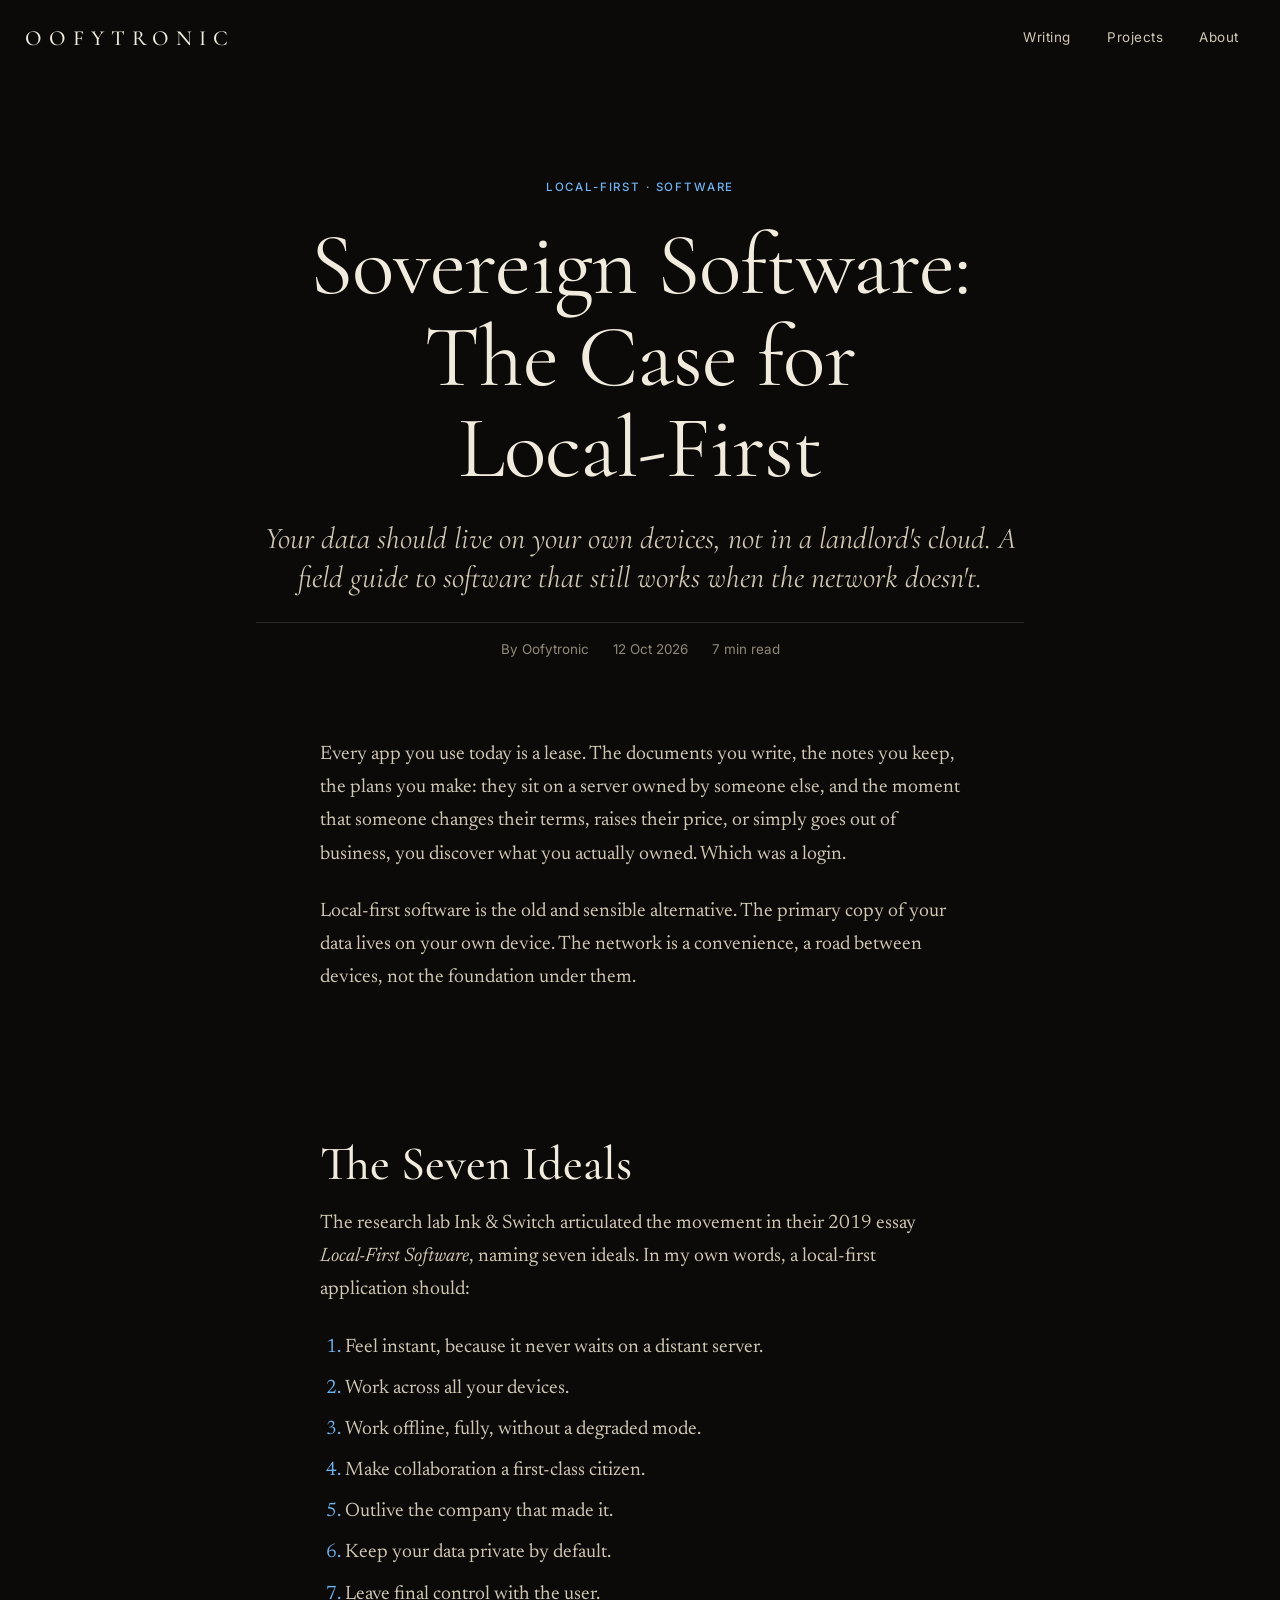
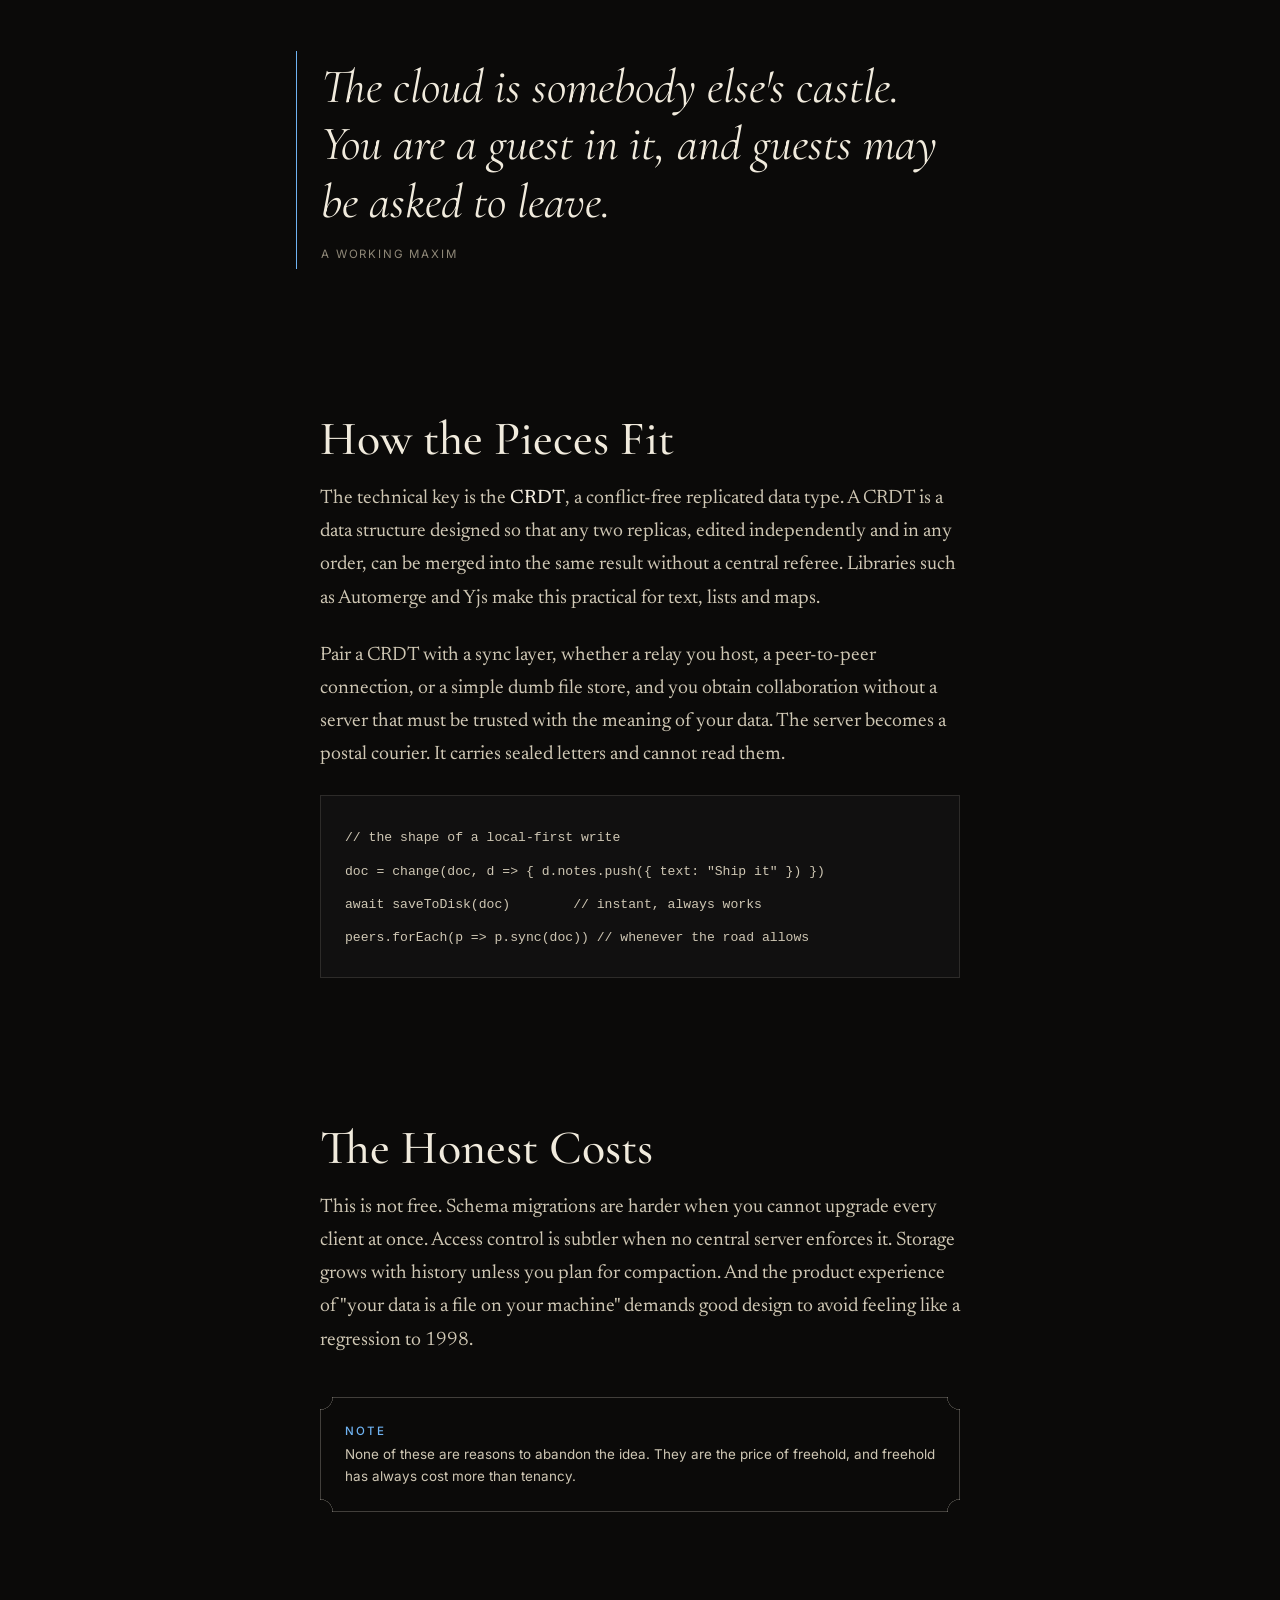
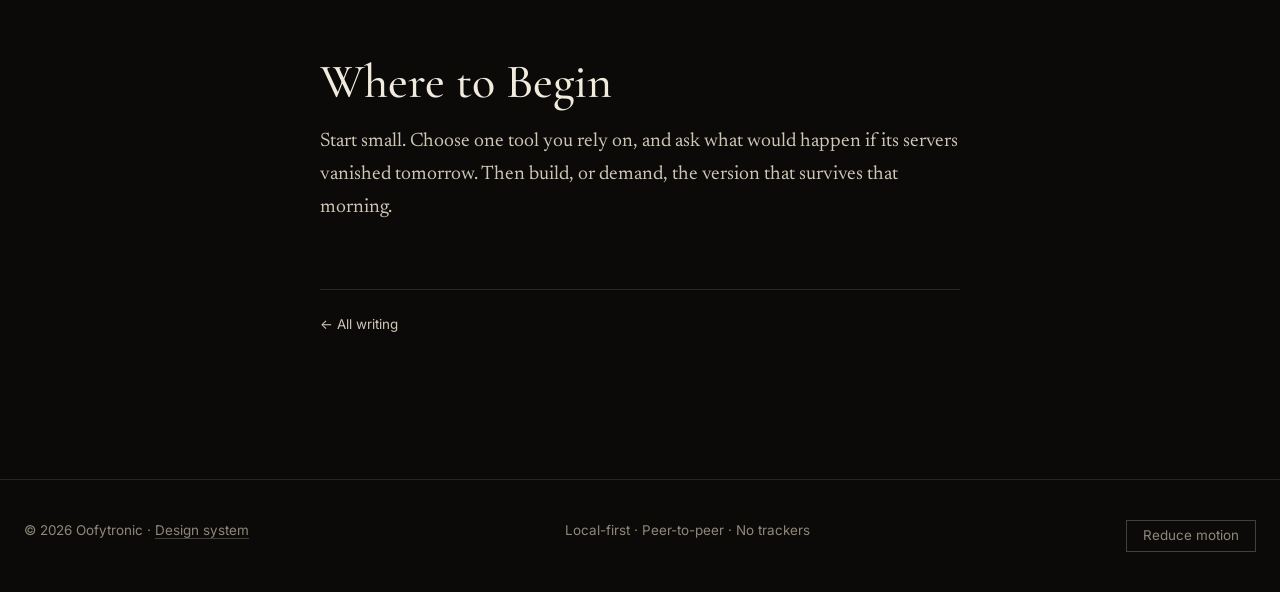
<file: articles/local-first.html>
<!doctype html>
<html lang="en">
<head>
  <meta charset="utf-8">
  <meta name="viewport" content="width=device-width, initial-scale=1">
  <title>Sovereign Software: The Case for Local-First · Oofytronic</title>
  <meta name="description" content="The cloud promised convenience and delivered tenancy. Local-first software returns the deed to the person who actually does the work.">
  <meta name="theme-color" content="#0b0a09">
  <link rel="preconnect" href="https://fonts.googleapis.com">
  <link rel="preconnect" href="https://fonts.gstatic.com" crossorigin>
  <link rel="stylesheet" href="../css/style.css">
  <script src="../js/main.js" defer></script>
</head>
<body>
<div class="progress" aria-hidden="true"></div>
<a class="skip-link" href="#main">Skip to content</a>
<header class="site-header">
  <div class="wrap">
    <a class="wordmark" href="../index.html" data-island="wordmark" data-zone="top-left" data-trigger="scrolled"><span class="wordmark__o">O</span><span class="wordmark__rest"><span>ofytronic</span></span></a>
    <nav class="island" aria-label="Primary" data-island="nav" data-zone="top-right" data-trigger="scrolled">
      <div class="island__context" aria-hidden="true"><span></span></div>
      <ul>
        <li><a href="../index.html#writing" data-section="writing">Writing</a></li>
        <li><a href="../projects/" data-section="projects">Projects</a></li>
        <li><a href="../index.html#about" data-section="about">About</a></li>
      </ul>
    </nav>
  </div>
</header>
<main id="main" class="wrap">
<article class="article">
  <header class="article__header">
    <span class="eyebrow">Local-First · Software</span>
    <h1 class="article__title">Sovereign Software: The Case for Local-First</h1>
    <p class="article__dek">Your data should live on your own devices, not in a landlord's cloud. A field guide to software that still works when the network doesn't.</p>
    <p class="article__byline"><span>By Oofytronic</span><time datetime="2026-10-12">12 Oct 2026</time><span>7 min read</span></p>
  </header>
  <nav class="toc" aria-label="Contents" data-island="contents" data-zone="left" data-trigger="band" data-target=".article__body" data-dock="flow">
    <p class="toc__title">In this essay</p>
    <div class="toc__meter" aria-hidden="true"></div>
    <ol class="toc__list">
      <li><a href="#the-seven-ideals">The Seven Ideals</a></li>
      <li><a href="#how-the-pieces-fit">How the Pieces Fit</a></li>
      <li><a href="#the-honest-costs">The Honest Costs</a></li>
      <li><a href="#where-to-begin">Where to Begin</a></li>
    </ol>
  </nav>
  <div class="article__body" data-context="Sovereign Software: The Case for Local-First">
<p>Every app you use today is a lease. The documents you write, the notes you keep, the plans you make: they sit on a server owned by someone else, and the moment that someone changes their terms, raises their price, or simply goes out of business, you discover what you actually owned. Which was a login.</p>
<p>Local-first software is the old and sensible alternative. The primary copy of your data lives on your own device. The network is a convenience, a road between devices, not the foundation under them.</p>
<h2 id="the-seven-ideals">The Seven Ideals</h2>
<p>The research lab Ink &amp; Switch articulated the movement in their 2019 essay <em>Local-First Software</em>, naming seven ideals. In my own words, a local-first application should:</p>
<ol>
  <li>Feel instant, because it never waits on a distant server.</li>
  <li>Work across all your devices.</li>
  <li>Work offline, fully, without a degraded mode.</li>
  <li>Make collaboration a first-class citizen.</li>
  <li>Outlive the company that made it.</li>
  <li>Keep your data private by default.</li>
  <li>Leave final control with the user.</li>
</ol>
<blockquote><p>The cloud is somebody else's castle. You are a guest in it, and guests may be asked to leave.</p><footer>A working maxim</footer></blockquote>
<h2 id="how-the-pieces-fit">How the Pieces Fit</h2>
<p>The technical key is the <strong>CRDT</strong>, a conflict-free replicated data type. A CRDT is a data structure designed so that any two replicas, edited independently and in any order, can be merged into the same result without a central referee. Libraries such as Automerge and Yjs make this practical for text, lists and maps.</p>
<p>Pair a CRDT with a sync layer, whether a relay you host, a peer-to-peer connection, or a simple dumb file store, and you obtain collaboration without a server that must be trusted with the meaning of your data. The server becomes a postal courier. It carries sealed letters and cannot read them.</p>
<pre><code>// the shape of a local-first write
doc = change(doc, d =&gt; { d.notes.push({ text: "Ship it" }) })
await saveToDisk(doc)        // instant, always works
peers.forEach(p =&gt; p.sync(doc)) // whenever the road allows</code></pre>
<h2 id="the-honest-costs">The Honest Costs</h2>
<p>This is not free. Schema migrations are harder when you cannot upgrade every client at once. Access control is subtler when no central server enforces it. Storage grows with history unless you plan for compaction. And the product experience of "your data is a file on your machine" demands good design to avoid feeling like a regression to 1998.</p>
<div class="aside-note"><strong>Note</strong> None of these are reasons to abandon the idea. They are the price of freehold, and freehold has always cost more than tenancy.</div>
<h2 id="where-to-begin">Where to Begin</h2>
<p>Start small. Choose one tool you rely on, and ask what would happen if its servers vanished tomorrow. Then build, or demand, the version that survives that morning.</p>
  </div>
  <aside class="next-island" data-island="next" data-zone="right" data-anchor="middle" data-trigger="near-end" data-target=".article__body" data-dock="flow" aria-label="Continue reading">
    <p class="next-island__label">Next essay</p>
    <a class="next-island__link" href="fealty-without-lords.html">Fealty Without Lords: Platforms as Digital Manors</a>
  </aside>
  <footer class="article__footer">
    <a href="../index.html#writing">← All writing</a>
  </footer>
</article>
</main>
<footer class="site-footer">
  <div class="wrap">
    <p>© 2026 Oofytronic · <a href="../design-system/">Design system</a></p>
    <p>Local-first · Peer-to-peer · No trackers</p>
    <button type="button" class="motion-toggle" data-motion-toggle aria-pressed="false" hidden>Reduce motion</button>
  </div>
</footer>
</body>
</html>
</file>
<file: css/style.css>
@import url("tokens.css");
@import url("https://fonts.googleapis.com/css2?family=Cormorant+Garamond:ital,wght@0,400;0,500;0,600;1,400;1,500&family=Inter:wght@400;500;600&family=Newsreader:ital,opsz,wght@0,6..72,400;0,6..72,500;1,6..72,400&display=swap");

/* ---------- Base ---------- */
*, *::before, *::after { box-sizing: border-box; }
html { color-scheme: dark; scroll-behavior: smooth; }
body {
  margin: 0;
  min-height: 100vh;
  font-family: var(--font-ui);
  font-size: var(--step-0);
  line-height: 1.6;
  color: var(--text);
  background: var(--bg);
  -webkit-font-smoothing: antialiased;
}
img, svg { max-width: 100%; display: block; }
a { color: inherit; text-decoration-color: var(--hairline-strong); text-underline-offset: 0.25em; }
a:hover { text-decoration-color: var(--accent); }
:focus-visible { outline: 1px solid var(--accent); outline-offset: 4px; }
::selection { background: var(--sky-600); color: var(--cream-100); }
h1, h2, h3, p { margin: 0; }
h1, h2, h3 { text-wrap: balance; }

/* ---------- Notched corners ----------
   Instead of rounding, corners are bitten out as concave quarter-circle arcs.
   A mask cuts the element; ::before strokes the border and the arcs in the same colour (--edge). */
@property --edge { syntax: "<color>"; inherits: true; initial-value: transparent; }

:where(.card, .toc, .next-island, .subscribe-island, .aside-note, .notched, .wordmark, .island, .family__summary, .family__panel, html[data-motion="full"] .filters) {
  --notch: var(--notch-sm);
  --notch-ring: calc(var(--notch) + 2px);
  /* One opaque layer minus four corner discs. Straight edges never depend on sub-pixel layer sizes. */
  --notch-cut: calc(var(--notch) + 1px);
  mask:
    linear-gradient(#000 0 0),
    radial-gradient(circle at 0 0, #000 var(--notch), #0000 calc(var(--notch) + 0.5px)) 0 0 / var(--notch-cut) var(--notch-cut) no-repeat,
    radial-gradient(circle at 100% 0, #000 var(--notch), #0000 calc(var(--notch) + 0.5px)) 100% 0 / var(--notch-cut) var(--notch-cut) no-repeat,
    radial-gradient(circle at 0 100%, #000 var(--notch), #0000 calc(var(--notch) + 0.5px)) 0 100% / var(--notch-cut) var(--notch-cut) no-repeat,
    radial-gradient(circle at 100% 100%, #000 var(--notch), #0000 calc(var(--notch) + 0.5px)) 100% 100% / var(--notch-cut) var(--notch-cut) no-repeat;
  mask-composite: subtract, add, add, add, add;
}
:where(.card, .toc, .next-island, .subscribe-island, .aside-note, .notched--lg, .family__panel) { --notch: var(--notch-lg); }
.notched { position: relative; border: 1px solid transparent; --edge: var(--hairline-strong); }
:where(.card, .toc, .next-island, .subscribe-island, .aside-note, .notched, .wordmark, .island, .family__summary, .family__panel, html[data-motion="full"] .filters)::before {
  content: ""; position: absolute; inset: -1px; z-index: 1; pointer-events: none;
  border: 1px solid var(--edge);
  background:
    radial-gradient(circle at 0 0, #0000 var(--notch), var(--edge) var(--notch), var(--edge) calc(var(--notch) + 1px), #0000 calc(var(--notch) + 1px)) 0 0 / var(--notch-ring) var(--notch-ring) no-repeat,
    radial-gradient(circle at 100% 0, #0000 var(--notch), var(--edge) var(--notch), var(--edge) calc(var(--notch) + 1px), #0000 calc(var(--notch) + 1px)) 100% 0 / var(--notch-ring) var(--notch-ring) no-repeat,
    radial-gradient(circle at 0 100%, #0000 var(--notch), var(--edge) var(--notch), var(--edge) calc(var(--notch) + 1px), #0000 calc(var(--notch) + 1px)) 0 100% / var(--notch-ring) var(--notch-ring) no-repeat,
    radial-gradient(circle at 100% 100%, #0000 var(--notch), var(--edge) var(--notch), var(--edge) calc(var(--notch) + 1px), #0000 calc(var(--notch) + 1px)) 100% 100% / var(--notch-ring) var(--notch-ring) no-repeat;
  background-origin: border-box;
  transition: --edge var(--speed) var(--ease);
}

.wrap { width: min(100% - 2 * var(--space-4), var(--wrap)); margin-inline: auto; }
.visually-hidden { position: absolute; width: 1px; height: 1px; overflow: hidden; clip-path: inset(50%); white-space: nowrap; }
.skip-link { position: absolute; left: var(--space-3); top: -4rem; background: var(--accent); color: var(--night-950); padding: var(--space-2) var(--space-3); z-index: 60; }
.skip-link:focus { top: var(--space-3); }

.eyebrow {
  font-size: var(--step--2); font-weight: 500;
  letter-spacing: var(--track-caps); text-transform: uppercase;
  color: var(--accent);
}

/* ---------- Zones ----------
   Where islands live. An island only names its zone (data-zone); placement is defined here, once.

     top-left   header, left edge      top-right  header, right edge (bottom pill on phones)
     left       left gutter, 70rem up  (in flow below that)
     right      right gutter, 70rem up (bottom pill below that); data-anchor="middle" centres it vertically

   Floating zones act only in dynamic mode, and only on islands that carry data-dock.
   One island per zone is visible at a time: triggers are mutually exclusive on any given page. */
.site-header [data-zone="top-left"] { grid-column: 1; justify-self: start; }
.site-header [data-zone="top-center"] { grid-column: 2; justify-self: center; }
.site-header [data-zone="top-right"] { grid-column: 3; justify-self: end; }

html[data-motion="full"] { --zone-lift: 0px; }
@media (max-width: 40rem) {
  html[data-motion="full"] { --zone-lift: calc(var(--island-h) + var(--space-3)); } /* the nav owns the very bottom */
}

/* Gutter presentation (left, right) */
@media (min-width: 70rem) {
  html[data-motion="full"] :is([data-zone="left"], [data-zone="right"])[data-dock] {
    position: fixed; z-index: 35; margin: 0; width: var(--zone-w); top: var(--zone-top);
    border: 1px solid transparent; --edge: var(--hairline-strong);
    background: color-mix(in srgb, var(--bg) 88%, transparent);
    -webkit-backdrop-filter: blur(14px); backdrop-filter: blur(14px);
    transition: opacity var(--speed) var(--ease), transform var(--speed) var(--ease), visibility var(--speed);
  }
  html[data-motion="full"] [data-zone="left"][data-dock] { left: var(--zone-edge); --zone-away: translateX(-0.75rem); }
  html[data-motion="full"] [data-zone="right"][data-dock] { right: var(--zone-edge); --zone-away: translateX(0.75rem); }
  html[data-motion="full"] [data-zone][data-dock][data-anchor="middle"] { top: 0; bottom: 0; margin-block: auto; height: fit-content; }
  html[data-motion="full"] :is([data-zone="left"], [data-zone="right"])[data-dock="away"] { opacity: 0; visibility: hidden; transform: var(--zone-away); }
}

/* Compact presentation: right becomes a bottom pill; left stays in flow */
@media (max-width: 69.99rem) {
  html[data-motion="full"] [data-zone="right"][data-dock] {
    position: fixed; z-index: 35; margin: 0 auto; left: 0; right: 0; top: auto; width: fit-content;
    max-width: calc(100vw - 2 * var(--space-3));
    bottom: calc(var(--space-3) + env(safe-area-inset-bottom) + var(--zone-lift));
    border: 1px solid transparent; --edge: var(--hairline-strong);
    background: color-mix(in srgb, var(--bg) 88%, transparent);
    -webkit-backdrop-filter: blur(14px); backdrop-filter: blur(14px);
    transition: opacity var(--speed) var(--ease), transform var(--speed) var(--ease), visibility var(--speed);
  }
  html[data-motion="full"] [data-zone="right"][data-dock="away"] { opacity: 0; visibility: hidden; transform: translateY(0.5rem); }
}

/* The header carries three islands; below 52rem the nav drops its context label to make room.
   (.island .island__context is more specific than the base rule further down, which would otherwise win.) */
@media (max-width: 52rem) { .island .island__context { display: none; } }

/* Header zones */
@media (max-width: 40rem) {
  html[data-motion="full"] [data-zone="top-right"] {
    position: fixed; margin: 0 auto; left: 0; right: 0; width: fit-content; max-width: calc(100vw - 2 * var(--space-3));
    bottom: calc(var(--space-3) + env(safe-area-inset-bottom));
    --edge: var(--hairline-strong); padding: var(--space-1);
    background: color-mix(in srgb, var(--bg) 88%, transparent);
    -webkit-backdrop-filter: blur(14px); backdrop-filter: blur(14px);
  }
  html[data-motion="full"] { scroll-padding-bottom: 6rem; }
  html[data-motion="full"] body { padding-bottom: 5rem; }
}
/* ---------- Header ----------
   Baseline: a static header (no JS, or motion reduced).
   Enhancement: html[data-motion="full"] turns the wordmark and nav into
   floating "islands" that respond to scroll (state set in js/main.js). */
.site-header { border-bottom: 1px solid var(--hairline); }
.site-header .wrap {
  display: grid; grid-template-columns: minmax(max-content, 1fr) auto minmax(max-content, 1fr); align-items: center; gap: var(--space-4);
  padding-block: var(--space-3);
}

.wordmark {
  display: inline-flex; align-items: center;
  height: var(--island-h);
  font-family: var(--font-display); font-weight: 500;
  font-size: 1.35rem; letter-spacing: 0.32em; text-transform: uppercase;
  text-decoration: none;
  position: relative; border: 1px solid transparent; --edge: transparent;
}
.wordmark:focus-visible { outline-offset: -4px; }
.wordmark__mark { height: 1.9rem; width: 1.9rem; flex: none; }
.wordmark__text { display: block; padding-left: 0.5rem; white-space: nowrap; }
.wordmark__rest { display: inline-grid; grid-template-columns: 1fr; }
.wordmark__rest > span { overflow: hidden; min-width: 0; }

.island { position: relative; display: flex; align-items: center; border: 1px solid transparent; --edge: transparent; }
.island__context { display: grid; grid-template-columns: 0fr; visibility: hidden; margin: 0; }
.island__context > span {
  overflow: hidden; min-width: 0; max-width: min(18rem, 46vw);
  white-space: nowrap; text-overflow: ellipsis;
  font-size: var(--step--2); font-weight: 500; letter-spacing: var(--track-caps); text-transform: uppercase;
  color: var(--accent);
  padding: var(--space-2) var(--space-3) var(--space-2) 0; margin-left: var(--space-3); margin-right: var(--space-2);
  border-right: 1px solid var(--hairline-strong);
}
.island ul { list-style: none; display: flex; gap: var(--space-1); margin: 0; padding: 0; }
.island li a {
  display: block; padding: var(--space-2) var(--space-3);
  font-size: var(--step--1); letter-spacing: 0.04em; color: var(--text-soft);
  text-decoration: none; transition: color var(--speed), background var(--speed);
}
.island li a:hover { color: var(--text); }
.island li a:focus-visible { outline-offset: -3px; }
.island li a[aria-current] { color: var(--accent); background: color-mix(in srgb, var(--accent) 12%, transparent); }

/* Dynamic mode */
html[data-motion="full"] { scroll-padding-top: calc(var(--header-h) + var(--space-3)); }
html[data-motion="full"] .site-header {
  position: fixed; inset: 0 0 auto 0; z-index: 40;
  border-bottom: 0; pointer-events: none;
}
html[data-motion="full"] .site-header .wrap > * { pointer-events: auto; }
html[data-motion="full"] main { padding-top: var(--header-h); }

html[data-motion="full"] .wordmark,
html[data-motion="full"] .island,
html[data-motion="full"] .wordmark__rest,
html[data-motion="full"] .island__context {
  transition:
    background var(--speed) var(--ease), border-color var(--speed) var(--ease),
    padding var(--speed) var(--ease), letter-spacing var(--speed) var(--ease),
    grid-template-columns var(--speed) var(--ease), visibility var(--speed);
}
/* Scrolled: the logo shrinks to the bare icon, floating with no box, border or background */
html[data-motion="full"][data-scrolled] .wordmark {
  min-width: var(--island-h); justify-content: center; letter-spacing: 0;
}
html[data-motion="full"][data-scrolled] .wordmark__rest { grid-template-columns: 0fr; }
html[data-motion="full"][data-scrolled] .island {
  padding: var(--space-1);
  --edge: var(--hairline-strong);
  background: color-mix(in srgb, var(--bg) 88%, transparent);
  -webkit-backdrop-filter: blur(14px); backdrop-filter: blur(14px);
}
html[data-motion="full"][data-scrolled][data-context-open] .island__context { grid-template-columns: 1fr; visibility: visible; }

@supports not (backdrop-filter: blur(1px)) {
  html[data-motion="full"][data-scrolled] .island,
  html[data-motion="full"] [data-zone][data-dock] { background: var(--bg); }
}

/* ---------- Family island ----------
   Lists every member of the Feathermode family and marks the current one. A <details>, so it works with no
   JavaScript; js/main.js only adds close-on-outside-click and Escape. Zone: top-center (top right on phones). */
.family { position: relative; --family-w: min(21rem, calc(100vw - 2 * var(--space-3))); }
.family__summary {
  list-style: none; display: inline-flex; align-items: center; gap: var(--space-2);
  height: var(--island-h); padding: 0 var(--space-3); cursor: pointer;
  font-size: var(--step--1); letter-spacing: 0.04em; color: var(--text-soft);
  position: relative; border: 1px solid transparent; --edge: transparent;
  transition: color var(--speed), background var(--speed) var(--ease);
}
.family__summary::-webkit-details-marker { display: none; }
.family__summary:hover, .family[open] > .family__summary { color: var(--text); }
.family__summary:focus-visible { outline-offset: -3px; }
.family__chevron { width: 0.4rem; height: 0.4rem; border-right: 1px solid currentColor; border-bottom: 1px solid currentColor; transform: rotate(45deg) translateY(-2px); transition: transform var(--speed) var(--ease); }
.family[open] .family__chevron { transform: rotate(225deg) translateY(-2px); }
html[data-motion="full"][data-scrolled] .family__summary {
  --edge: var(--hairline-strong);
  background: color-mix(in srgb, var(--bg) 88%, transparent);
  -webkit-backdrop-filter: blur(14px); backdrop-filter: blur(14px);
}
.family__panel {
  position: absolute; z-index: 45; top: calc(100% + var(--space-2)); left: 50%; margin-left: calc(var(--family-w) / -2); width: var(--family-w);
  padding: var(--space-2); background: var(--surface); border: 1px solid transparent; --edge: var(--hairline-strong);
}
.family__title { font-size: var(--step--2); font-weight: 500; letter-spacing: var(--track-caps); text-transform: uppercase; color: var(--accent); padding: var(--space-2) var(--space-3); margin: 0; }
.family__list { list-style: none; margin: 0; padding: 0; display: grid; gap: 2px; }
.family__item { display: grid; gap: 2px; padding: var(--space-2) var(--space-3); color: var(--text-soft); text-decoration: none; }
a.family__item:hover, a.family__item:focus-visible { background: var(--surface-hover); color: var(--text); }
a.family__item:focus-visible { outline-offset: -3px; }
.family__name { font-family: var(--font-display); font-size: var(--step-1); line-height: 1.2; color: var(--text); }
.family__meta { font-size: var(--step--2); letter-spacing: var(--track-caps); text-transform: uppercase; color: var(--text-muted); }
.family__item[aria-current] { background: color-mix(in srgb, var(--accent) 12%, transparent); }
.family__item[aria-current] .family__meta { color: var(--accent); }
.family__item--soon .family__name { color: var(--text-soft); }

/* ---------- Hero ---------- */
.hero { position: relative; overflow: hidden; display: grid; align-content: center; min-height: min(80svh, 48rem); padding-block: var(--space-7) var(--space-6); text-align: center; }
.hero__arcade {
  position: absolute; inset: auto 0 0 0; height: 70%; width: 100%; z-index: 0;
  mask-image: linear-gradient(to top, #000 0%, transparent 85%);
  -webkit-mask-image: linear-gradient(to top, #000 0%, transparent 85%);
}
.hero .wrap { position: relative; z-index: 1; }
.hero h1 {
  font-family: var(--font-display); font-weight: 400;
  font-size: clamp(2.4rem, 1.6rem + 4vw, 4.4rem); line-height: 1.04; letter-spacing: -0.01em;
  max-width: 22ch; margin: var(--space-3) auto var(--space-4);
}
.hero h1 em { font-style: italic; color: var(--accent); }
.hero p.lede { max-width: 38rem; margin-inline: auto; color: var(--text-soft); font-size: var(--step-1); }

/* ---------- Index ---------- */
.index { padding: var(--space-5) var(--gutter) var(--section-space); }
.index__head {
  display: flex; flex-wrap: wrap; align-items: baseline; justify-content: space-between; gap: var(--space-3);
  border-top: 1px solid var(--hairline-strong); padding-top: var(--space-4); margin-bottom: var(--space-5);
}
.index__head h2 { font-family: var(--font-display); font-weight: 500; font-size: var(--step-2); }
.filters-slot { flex: 1 1 20rem; display: flex; justify-content: flex-end; align-items: center; }
.filters { display: flex; align-items: center; }
.filters__group { display: flex; flex-wrap: wrap; gap: var(--space-1) var(--space-4); }
.filters button {
  font: inherit; font-size: var(--step--1); letter-spacing: 0.04em; white-space: nowrap;
  background: none; border: 0; border-bottom: 1px solid transparent;
  color: var(--text-muted); padding: var(--space-1) 0; cursor: pointer;
  transition: color var(--speed), border-color var(--speed), background var(--speed);
}
.filters button:hover { color: var(--text); }
.filters button[aria-pressed="true"] { color: var(--text); border-bottom-color: var(--accent); }
/* The count is a live region for everyone; it is only shown visually while docked. */
.filters__count {
  position: absolute; width: 1px; height: 1px; overflow: hidden; clip-path: inset(50%); white-space: nowrap; margin: 0;
}

/* Filters island: placement comes from its zone (see Zones). Only its internals live here. */
html[data-motion="full"] .filters-slot { display: contents; }
html[data-motion="full"] .filters { align-items: stretch; }
html[data-motion="full"] .filters button { text-align: left; padding: var(--space-2) var(--space-3); border-bottom-color: transparent; }
html[data-motion="full"] .filters button[aria-pressed="true"] { color: var(--accent); background: color-mix(in srgb, var(--accent) 12%, transparent); }
html[data-motion="full"] .filters button:focus-visible { outline-offset: -3px; }
@media (min-width: 70rem) {
  /* Gutter: a vertical list under a count */
  html[data-motion="full"] .filters { flex-direction: column; padding: var(--space-2); }
  html[data-motion="full"] .filters__group { flex-direction: column; flex-wrap: nowrap; gap: 2px; }
  html[data-motion="full"] .filters__count {
    position: static; width: auto; height: auto; overflow: visible; clip-path: none; order: -1;
    margin: 0 0 var(--space-2); padding: var(--space-1) var(--space-3) var(--space-2);
    border-bottom: 1px solid var(--hairline-strong);
    font-size: var(--step--2); font-weight: 500; letter-spacing: var(--track-caps); text-transform: uppercase; color: var(--accent);
  }
}
@media (max-width: 69.99rem) {
  /* Bottom pill: one row, scrolling sideways if needed; the count stays for screen readers only */
  html[data-motion="full"] .filters { flex-direction: row; padding: var(--space-1); }
  html[data-motion="full"] .filters__group { flex-direction: row; overflow-x: auto; scrollbar-width: none; }
  html[data-motion="full"] .filters__count { position: absolute; width: 1px; height: 1px; overflow: hidden; clip-path: inset(50%); border: 0; margin: 0; padding: 0; }
}

/* ---------- Cards ---------- */
.card-grid {
  list-style: none; margin: 0; padding: 0;
  display: grid; gap: var(--space-4);
  grid-template-columns: repeat(auto-fit, minmax(min(100%, 20rem), 1fr));
}
.card-grid > li[hidden] { display: none; }
@media (min-width: 52rem) {
  .card-grid > .card-grid__featured { grid-column: 1 / -1; }
}
@media (min-width: 72rem) or ((min-width: 52rem) and (max-width: 69.99rem)) {
  .card-grid { grid-template-columns: repeat(2, 1fr); }
}
.card {
  position: relative; height: 100%;
  display: flex; flex-direction: column; gap: var(--space-3);
  padding: var(--space-5);
  background: var(--surface);
  border: 1px solid transparent; --edge: var(--hairline);
  transition: border-color var(--speed) var(--ease), background var(--speed) var(--ease);
}
.card:hover, .card:focus-within { --edge: var(--accent); background: var(--surface-hover); }
.card__top { display: flex; justify-content: space-between; align-items: baseline; gap: var(--space-3); }
.card__tags { list-style: none; display: flex; flex-wrap: wrap; gap: var(--space-1) var(--space-3); padding: 0; margin: 0; }
.card__tags li { font-size: var(--step--2); font-weight: 500; letter-spacing: var(--track-caps); text-transform: uppercase; color: var(--accent); }
.card__index { font-family: var(--font-display); font-size: var(--step-1); color: var(--text-muted); font-variant-numeric: lining-nums; }
.card__title { font-family: var(--font-display); font-weight: 500; font-size: var(--step-2); line-height: 1.12; }
.card__title a { text-decoration: none; }
.card__title a::after { content: ""; position: absolute; inset: 0; } /* whole card is the link */
.card__excerpt { color: var(--text-soft); flex: 1; max-width: 46ch; }
.card__meta { display: flex; gap: var(--space-3); font-size: var(--step--1); color: var(--text-muted); }
.card__meta > * + *::before { content: "·"; margin-right: var(--space-3); }

.card-grid__featured .card { padding: var(--space-6) var(--space-5); }
.card-grid__featured .card__title { font-size: var(--step-3); max-width: 20ch; }
.card-grid__featured .card__excerpt { font-size: var(--step-1); }

/* ---------- About ---------- */
.about {
  background: linear-gradient(var(--hairline), var(--hairline)) no-repeat var(--gutter) 0 / calc(100% - 2 * var(--gutter)) 1px; /* rule aligned to the content column */
  padding: var(--section-space) var(--gutter); display: grid; align-content: start; gap: var(--space-4); }
html[data-motion="full"] .about { min-height: 80svh; }
@media (min-width: 52rem) { .about { grid-template-columns: 1fr 2fr; } }
.about h2 { font-family: var(--font-display); font-weight: 500; font-size: var(--step-2); }
.about p { color: var(--text-soft); font-size: var(--step-1); max-width: 40rem; }

/* ---------- Footer ---------- */
.site-footer { border-top: 1px solid var(--hairline); padding-block: var(--space-5); color: var(--text-muted); font-size: var(--step--1); }
.site-footer .wrap { display: flex; flex-wrap: wrap; justify-content: space-between; gap: var(--space-2) var(--space-4); }
.site-footer p { margin: 0; }
.motion-toggle {
  font: inherit; color: var(--text-muted); background: none; cursor: pointer;
  border: 1px solid var(--hairline-strong); border-radius: 0; padding: var(--space-1) var(--space-3);
}
.motion-toggle:hover { color: var(--text); border-color: var(--accent); }
.motion-toggle[aria-pressed="true"] { color: var(--accent); border-color: var(--accent); }

/* ---------- Article ---------- */
.progress {
  position: fixed; inset: 0 0 auto 0; height: 2px; z-index: 50;
  background: var(--accent);
  transform-origin: left; transform: scaleX(var(--progress, 0));
}
.article { padding-block: var(--space-6) var(--section-space); }
.article__header { max-width: 48rem; margin: 0 auto var(--space-6); text-align: center; }
.article__header .eyebrow { display: block; margin-bottom: var(--space-4); }
.article__title { font-family: var(--font-display); font-weight: 400; font-size: var(--step-4); line-height: 1.04; letter-spacing: -0.01em; margin-bottom: var(--space-4); }
.article__dek { font-family: var(--font-display); font-style: italic; font-size: var(--step-2); line-height: 1.3; color: var(--text-soft); margin-bottom: var(--space-4); }
.article__byline {
  display: flex; justify-content: center; flex-wrap: wrap; gap: var(--space-1) var(--space-4);
  font-size: var(--step--1); color: var(--text-muted);
  border-top: 1px solid var(--hairline); padding-top: var(--space-3);
}
.article__body { max-width: var(--measure); margin-inline: auto; font-family: var(--font-text); font-size: 1.22rem; line-height: 1.7; color: var(--text-soft); }
.article__body p { margin-bottom: var(--space-4); }
.article__body strong { color: var(--text); font-weight: 500; }
.article__body h2 { font-family: var(--font-display); font-weight: 500; font-size: var(--step-3); line-height: 1.1; color: var(--text); margin: var(--section-space) 0 var(--space-3); }
.article__body ul, .article__body ol { padding-left: 1.3em; margin: 0 0 var(--space-4); }
.article__body li { margin-bottom: var(--space-2); }
.article__body li::marker { color: var(--accent); }
.article__body blockquote {
  margin: var(--space-5) calc(-1 * var(--space-4)); padding: var(--space-2) var(--space-4);
  border-left: 1px solid var(--accent);
  font-family: var(--font-display); font-style: italic; font-size: var(--step-3); line-height: 1.2; color: var(--text);
}
.article__body blockquote p { margin: 0; }
.article__body blockquote footer { font-family: var(--font-ui); font-style: normal; font-size: var(--step--2); letter-spacing: var(--track-caps); text-transform: uppercase; color: var(--text-muted); margin-top: var(--space-3); }
.article__body code { font-family: var(--font-mono); font-size: 0.8em; background: var(--night-800); padding: 0.1em 0.4em; border-radius: var(--radius); }
.article__body pre { overflow-x: auto; background: var(--night-900); border: 1px solid var(--hairline); padding: var(--space-4); margin: 0 0 var(--space-4); }
.article__body pre code { background: none; padding: 0; font-size: 0.82rem; line-height: 1.6; color: var(--text-soft); }
.aside-note { margin: var(--space-5) 0; padding: var(--space-4); position: relative; border: 1px solid transparent; --edge: var(--hairline-strong); font-family: var(--font-ui); font-size: var(--step--1); line-height: 1.6; }
.aside-note strong { display: block; font-size: var(--step--2); font-weight: 500; letter-spacing: var(--track-caps); text-transform: uppercase; color: var(--accent); margin-bottom: var(--space-1); }
.article__footer { max-width: var(--measure); margin: var(--space-6) auto 0; border-top: 1px solid var(--hairline); padding-top: var(--space-4); font-size: var(--step--1); }
.article__footer a { color: var(--text-soft); text-decoration: none; }
.article__footer a:hover { color: var(--accent); }

/* ---------- Article islands: contents and next essay ----------
   Static: ordinary in-flow blocks. Dynamic: placed by their zone (see Zones); only internals live here. */
.toc, .next-island, .subscribe-island {
  max-width: var(--measure); margin: 0 auto var(--space-6); padding: var(--space-4);
  position: relative; border: 1px solid transparent; --edge: var(--hairline);
}
.toc__title, .next-island__label { font-size: var(--step--2); font-weight: 500; letter-spacing: var(--track-caps); text-transform: uppercase; color: var(--accent); margin-bottom: var(--space-2); }
.toc__meter { display: none; }
.toc__list { list-style: none; margin: 0; padding: 0; }
.toc__list a { display: block; padding: var(--space-1) 0; color: var(--text-soft); text-decoration: none; transition: color var(--speed), background var(--speed); }
.toc__list a:hover, .toc__list a[aria-current] { color: var(--accent); }
.next-island { margin-top: var(--space-6); }
.next-island:hover, .next-island:focus-within { --edge: var(--accent); }
.next-island__link { font-family: var(--font-display); font-size: var(--step-2); line-height: 1.15; color: var(--text); text-decoration: none; display: block; }
.next-island__link::after { content: " →"; color: var(--accent); }
.next-island__link::before { content: ""; position: absolute; inset: 0; } /* whole island is the link */

html[data-motion="full"] .article__header { display: grid; align-content: center; min-height: min(62svh, 36rem); margin-bottom: var(--space-5); }

@media (min-width: 70rem) {
  html[data-motion="full"] .next-island { padding: var(--space-3) var(--space-4); }
  html[data-motion="full"] .next-island__link { font-size: var(--step-1); }
  html[data-motion="full"] .toc { padding: var(--space-2); }
  html[data-motion="full"] .toc__title { padding: var(--space-1) var(--space-3) 0; margin: 0; }
  html[data-motion="full"] .toc__meter { display: block; height: 1px; margin: var(--space-2) var(--space-3); background: var(--hairline-strong); position: relative; }
  html[data-motion="full"] .toc__meter::after { content: ""; position: absolute; inset: -0.5px 0; background: var(--accent); transform-origin: left; transform: scaleX(var(--progress, 0)); }
  html[data-motion="full"] .toc__list a { padding: var(--space-2) var(--space-3); font-size: var(--step--1); line-height: 1.35; }
  html[data-motion="full"] .toc__list a[aria-current] { background: color-mix(in srgb, var(--accent) 12%, transparent); }
  html[data-motion="full"] .toc__list a:focus-visible { outline-offset: -3px; }
}
@media (max-width: 69.99rem) {
  html[data-motion="full"] .next-island { display: flex; align-items: baseline; gap: var(--space-3); padding: var(--space-2) var(--space-4); }
  html[data-motion="full"] .next-island__label { margin: 0; white-space: nowrap; }
  html[data-motion="full"] .next-island__link { font-size: var(--step-0); white-space: nowrap; overflow: hidden; text-overflow: ellipsis; }
}

@media (max-width: 40rem) {
  html:not([data-motion="full"]) .site-header .wrap { grid-template-columns: 1fr; gap: var(--space-3); }
  html:not([data-motion="full"]) .site-header [data-zone] { grid-column: 1; justify-self: start; }
  .hero { padding-block: var(--space-6) var(--space-5); }
  .card, .card-grid__featured .card { padding: var(--space-4); }
  .article__body blockquote { margin-inline: 0; }
}
@media (prefers-reduced-motion: reduce), (update: slow) {
  html { scroll-behavior: auto; }
  * { transition: none !important; }
}
html[data-motion="reduced"] { scroll-behavior: auto; }
html[data-motion="reduced"] * { transition: none !important; }


/* ---------- Home: project rows ---------- */
.more { font-size: var(--step--1); color: var(--text-soft); text-decoration: none; letter-spacing: 0.04em; }
.more:hover { color: var(--accent); }
.project-rows { list-style: none; margin: 0; padding: 0; border-top: 1px solid var(--hairline); }
.project-row {
  position: relative; display: grid; gap: var(--space-2) var(--space-5);
  padding: var(--space-5) var(--space-3); border-bottom: 1px solid var(--hairline);
  transition: background var(--speed) var(--ease);
}
@media (min-width: 52rem) { .project-row { grid-template-columns: 1fr auto; align-items: center; } }
.project-row:hover, .project-row:focus-within { background: var(--surface-hover); }
.project-row__name { font-family: var(--font-display); font-weight: 500; font-size: var(--step-3); line-height: 1.05; margin-bottom: var(--space-1); }
.project-row__name a { text-decoration: none; transition: color var(--speed); }
.project-row__name a::after { content: ""; position: absolute; inset: 0; } /* whole row is the link */
.project-row:hover .project-row__name a, .project-row:focus-within .project-row__name a { color: var(--accent); }
.project-row__blurb { color: var(--text-soft); max-width: 46ch; }
.project-row__meta { display: grid; gap: var(--space-1); font-size: var(--step--1); color: var(--text-muted); }
@media (min-width: 52rem) { .project-row__meta { text-align: right; justify-items: end; } }
.status { display: inline-flex; align-items: center; gap: var(--space-2); font-size: var(--step--2); font-weight: 500; letter-spacing: var(--track-caps); text-transform: uppercase; color: var(--text-soft); }
.status::before { content: ""; width: 0.5rem; height: 0.5rem; background: var(--stone-500); }
.status[data-status="prototype"] { color: var(--accent); }
.status[data-status="prototype"]::before { background: var(--accent); }
.status[data-status="research"]::before { background: var(--cream-300); }
.status-demo { display: flex; flex-wrap: wrap; gap: var(--space-4); }

/* ---------- Pages: shared frame for projects & design system ---------- */
.page { width: min(100% - 2 * var(--space-4), var(--measure-wide)); margin-inline: auto; padding-bottom: var(--section-space); }
@media (min-width: 70rem) {
  /* keep clear of the gutter zones */
  .page { width: min(var(--measure-wide), 100% - 2 * (var(--zone-w) + var(--space-5))); }
}

/* ---------- Projects page ---------- */
.project { padding-block: var(--section-space); border-top: 1px solid var(--hairline); }
html[data-motion="full"] .project { min-height: 70svh; }
.project .eyebrow { margin-bottom: var(--space-3); }
.project h2 { font-family: var(--font-display); font-weight: 400; font-size: var(--step-4); line-height: 1; margin-bottom: var(--space-4); text-wrap: balance; }

.project p { font-family: var(--font-text); font-size: 1.15rem; color: var(--text-soft); margin-bottom: var(--space-3); max-width: var(--measure); }
.project .project__blurb { font-family: var(--font-display); font-style: italic; font-size: var(--step-2); line-height: 1.3; color: var(--text); }
.project .eyebrow { font-family: var(--font-ui); }
.facts { margin: var(--space-5) 0 0; display: grid; gap: 0; border-top: 1px solid var(--hairline); }
.facts > div { display: grid; gap: var(--space-1) var(--space-4); padding: var(--space-3) 0; border-bottom: 1px solid var(--hairline); }
@media (min-width: 40rem) { .facts > div { grid-template-columns: 9rem 1fr; } }
.facts dt { font-size: var(--step--2); font-weight: 500; letter-spacing: var(--track-caps); text-transform: uppercase; color: var(--accent); align-self: center; }
.facts dd { margin: 0; color: var(--text-soft); }
.facts a { color: var(--text); }

/* ---------- Design system page ---------- */
.doc__section { padding-block: var(--section-space) 0; }
html[data-motion="full"] .doc__section { min-height: 60svh; }
.doc h2 { font-family: var(--font-display); font-weight: 400; font-size: var(--step-4); line-height: 1; margin-bottom: var(--space-3); border-top: 1px solid var(--hairline-strong); padding-top: var(--space-5); }
.doc h3 { font-size: var(--step--1); font-weight: 500; letter-spacing: var(--track-caps); text-transform: uppercase; color: var(--accent); margin: var(--space-6) 0 var(--space-3); }
.doc__section p { font-family: var(--font-text); font-size: 1.1rem; color: var(--text-soft); }
.doc__section .doc__lede { font-family: var(--font-display); font-style: italic; font-size: var(--step-2); line-height: 1.3; color: var(--text); max-width: 40rem; margin-bottom: var(--space-4); }
.doc code { font-family: var(--font-mono); font-size: 0.82em; color: var(--text); }
.doc pre { overflow-x: auto; background: var(--night-900); border: 1px solid var(--hairline); padding: var(--space-4); margin: var(--space-3) 0 var(--space-4); }
.doc pre code { font-size: 0.8rem; line-height: 1.6; color: var(--text-soft); }
.doc ul, .doc ol { margin: 0; padding: 0; }

.principles { list-style: none; display: grid; gap: var(--space-3); grid-template-columns: repeat(auto-fit, minmax(16rem, 1fr)); margin-top: var(--space-5) !important; }
.principle { padding: var(--space-4); background: var(--surface); }
.principle__n { font-family: var(--font-display); font-size: var(--step-2); color: var(--accent); display: block; }
.principle h3 { font-family: var(--font-display); font-weight: 500; font-size: var(--step-1); letter-spacing: 0; text-transform: none; color: var(--text); margin: var(--space-2) 0; }
.doc__section .principle p { font-family: var(--font-ui); font-size: var(--step--1); line-height: 1.6; }

.zone-map {
  --edge: var(--hairline-strong);
  display: grid; gap: var(--space-2); padding: var(--space-4); margin: 0 0 var(--space-4);
  grid-template: "tl tc tr" auto "gl main gr" minmax(11rem, 1fr) "bl bc br" auto / 7.5rem 1fr 7.5rem;
  background: var(--surface);
}
.zone { min-width: 0; padding: var(--space-2) var(--space-3); display: grid; align-content: center; gap: 2px; font-size: var(--step--2); color: var(--text-muted); background: var(--bg); --edge: var(--accent); }
.zone b { font-weight: 500; color: var(--accent); letter-spacing: 0.04em; font-size: var(--step--1); }
@media (max-width: 40rem) {
  .zone-map { grid-template-columns: minmax(0, 5.5rem) minmax(0, 1fr) minmax(0, 5.5rem); padding: var(--space-3); }
  .zone { padding: var(--space-2); }
}
.zone--tl { grid-area: tl; justify-self: start; } .zone--tc { grid-area: tc; justify-self: center; } .zone--tr { grid-area: tr; justify-self: end; }
.zone--gl { grid-area: gl; align-self: start; } .zone--gr { grid-area: gr; align-self: start; gap: var(--space-2); }
.zone--bc { grid-area: bc; justify-self: center; }
.zone--main { grid-area: main; display: grid; align-content: center; gap: var(--space-2); background: none; padding: 0 var(--space-3); }
.zone--main span { text-transform: uppercase; letter-spacing: var(--track-caps); }
.zone--main i { display: block; height: 6px; background: var(--hairline-strong); }
.zone--main i:nth-of-type(2) { width: 82%; } .zone--main i:nth-of-type(3) { width: 64%; }

.states { list-style: none; display: grid; gap: var(--space-3); grid-template-columns: repeat(auto-fit, minmax(14rem, 1fr)); }
.states li { padding: var(--space-3) var(--space-4); }
.states code { color: var(--accent); }
.doc__section .states p { font-family: var(--font-ui); font-size: var(--step--1); margin-top: var(--space-1); }

.table-wrap { overflow-x: auto; margin-bottom: var(--space-3); }
.doc table { width: 100%; border-collapse: collapse; font-size: var(--step--1); }
.doc th, .doc td { text-align: left; padding: var(--space-3) var(--space-3) var(--space-3) 0; border-bottom: 1px solid var(--hairline); vertical-align: top; color: var(--text-soft); }
.doc thead th { font-size: var(--step--2); font-weight: 500; letter-spacing: var(--track-caps); text-transform: uppercase; color: var(--text-muted); }
.doc tbody th { font-weight: 500; color: var(--text); white-space: nowrap; }
.rules { list-style: none; }
.rules li { padding: var(--space-3) 0 var(--space-3) var(--space-4); border-bottom: 1px solid var(--hairline); position: relative; color: var(--text-soft); }
.rules li::before { content: ""; position: absolute; left: 0; top: 1.35em; width: 0.5rem; height: 1px; background: var(--accent); }

.swatches { list-style: none; display: grid; gap: var(--space-3); grid-template-columns: repeat(auto-fill, minmax(10rem, 1fr)); }
.swatch { display: grid; gap: var(--space-1); font-size: var(--step--1); }
.swatch__chip { height: 4rem; background: var(--c); border: 1px solid var(--hairline-strong); }
.swatch__value, .tokens span, .scale span:last-child, .space-bars span:last-child, .notch-demo span { color: var(--text-muted); font-size: var(--step--2); overflow-wrap: anywhere; }
.faces { list-style: none; display: grid; gap: var(--space-4); }
.doc__section .faces__sample { font-size: var(--step-3); line-height: 1.1; color: var(--text); }
.doc__section .faces li p:last-child { font-family: var(--font-ui); font-size: var(--step--1); color: var(--text-muted); }
.scale { list-style: none; border-top: 1px solid var(--hairline); }
.scale li { display: grid; grid-template-columns: 1fr auto auto; align-items: baseline; gap: var(--space-4); padding: var(--space-3) 0; border-bottom: 1px solid var(--hairline); }
.scale__sample { font-family: var(--font-display); color: var(--text); line-height: 1.1; }
.scale li:nth-child(n+5) .scale__sample { font-family: var(--font-ui); }
.space-bars { list-style: none; display: grid; gap: var(--space-2); }
.space-bars li { display: grid; grid-template-columns: 6rem auto 1fr; align-items: center; gap: var(--space-3); }
.space-bars__bar { display: block; height: 0.75rem; background: var(--accent); }
.notch-demo { display: grid; gap: var(--space-4); grid-template-columns: repeat(auto-fit, minmax(12rem, 1fr)); }
.notch-demo > div { display: grid; gap: var(--space-1); padding: var(--space-5) var(--space-4); background: var(--surface); }
.tokens { list-style: none; border-top: 1px solid var(--hairline); }
.tokens li { display: flex; justify-content: space-between; gap: var(--space-4); padding: var(--space-3) 0; border-bottom: 1px solid var(--hairline); }
.demo-quote { margin: 0; padding: var(--space-2) var(--space-4); border-left: 1px solid var(--accent); font-family: var(--font-display); font-style: italic; font-size: var(--step-3); line-height: 1.2; }
.doc__section .demo-quote p { font-family: var(--font-display); font-size: inherit; color: var(--text); }

/* Phones: the nav island sits at the bottom (or the stage dock does), so the family dropdown moves to the top right */
@media (max-width: 40rem) {
  html[data-motion="full"] .site-header [data-zone="top-center"] { grid-column: 3; justify-self: end; }
  html[data-motion="full"] .family__panel { left: auto; right: 0; margin-left: 0; }
}

/* Placeholders: things that will exist later. Dimmed, not links, no hover. */
.card--placeholder { opacity: 0.6; pointer-events: none; }
.project-row--static:hover, .project-row--static:focus-within { background: none; }

/* ---------- Subscribe: form (footer) and article island ---------- */
.subscribe__label, .subscribe-island__label { display: block; font-size: var(--step--2); font-weight: 500; letter-spacing: var(--track-caps); text-transform: uppercase; color: var(--accent); margin-bottom: var(--space-2); }
.subscribe__row { display: flex; gap: var(--space-2); }
.subscribe input, .subscribe button {
  font: inherit; font-size: var(--step--1); min-width: 0; border-radius: 0; padding: var(--space-2) var(--space-3);
  border: 1px solid var(--hairline-strong); color: var(--text); background: transparent;
}
.subscribe input { flex: 1; transition: border-color var(--speed); }
.subscribe input::placeholder { color: var(--text-muted); }
.subscribe input:hover, .subscribe input:focus { border-color: var(--accent); }
.subscribe input:focus-visible { outline: 1px solid var(--accent); outline-offset: 2px; }
.subscribe button { cursor: pointer; font-weight: 500; letter-spacing: 0.06em; color: var(--night-950); background: var(--accent); border-color: var(--accent); transition: filter var(--speed); }
.subscribe button:hover { filter: brightness(1.12); }
.subscribe button:focus-visible { outline: 1px solid var(--accent); outline-offset: 2px; }
.subscribe--footer { flex: 1 0 100%; margin-bottom: var(--space-3); }
.subscribe--footer .subscribe__row { max-width: 30rem; }

/* The island is for the right gutter only: stacked field and button; it is hidden in the static layout and
   below 70rem, where the footer form is the way to subscribe. */
.subscribe-island .subscribe__row { flex-direction: column; }
.subscribe-island__label { margin-bottom: var(--space-3); line-height: 1.4; }
.subscribe-island .subscribe__label { position: absolute; width: 1px; height: 1px; overflow: hidden; clip-path: inset(50%); white-space: nowrap; }
html:not([data-motion="full"]) .subscribe-island { display: none; }
@media (max-width: 69.99rem) { .subscribe-island { display: none; } }

/* The logo plus the full name is wide; tighten the tracking on phones so it fits beside the family dropdown */
@media (max-width: 40rem) {
  .wordmark { font-size: 1.1rem; letter-spacing: 0.2em; }
  .wordmark__mark { height: 1.7rem; width: 1.7rem; }
}
@media (max-width: 24rem) {
  .site-header .wrap { gap: var(--space-2); }
  .wordmark { font-size: 1rem; letter-spacing: 0.1em; }
  .wordmark__mark { height: 1.5rem; width: 1.5rem; }
  .wordmark__text { padding-left: 0.35rem; }
  .family__summary { padding-inline: var(--space-2); }
}
.subscribe--footer, .subscribe__row { min-width: 0; max-width: 100%; }
.subscribe input { width: 100%; }
</file>
